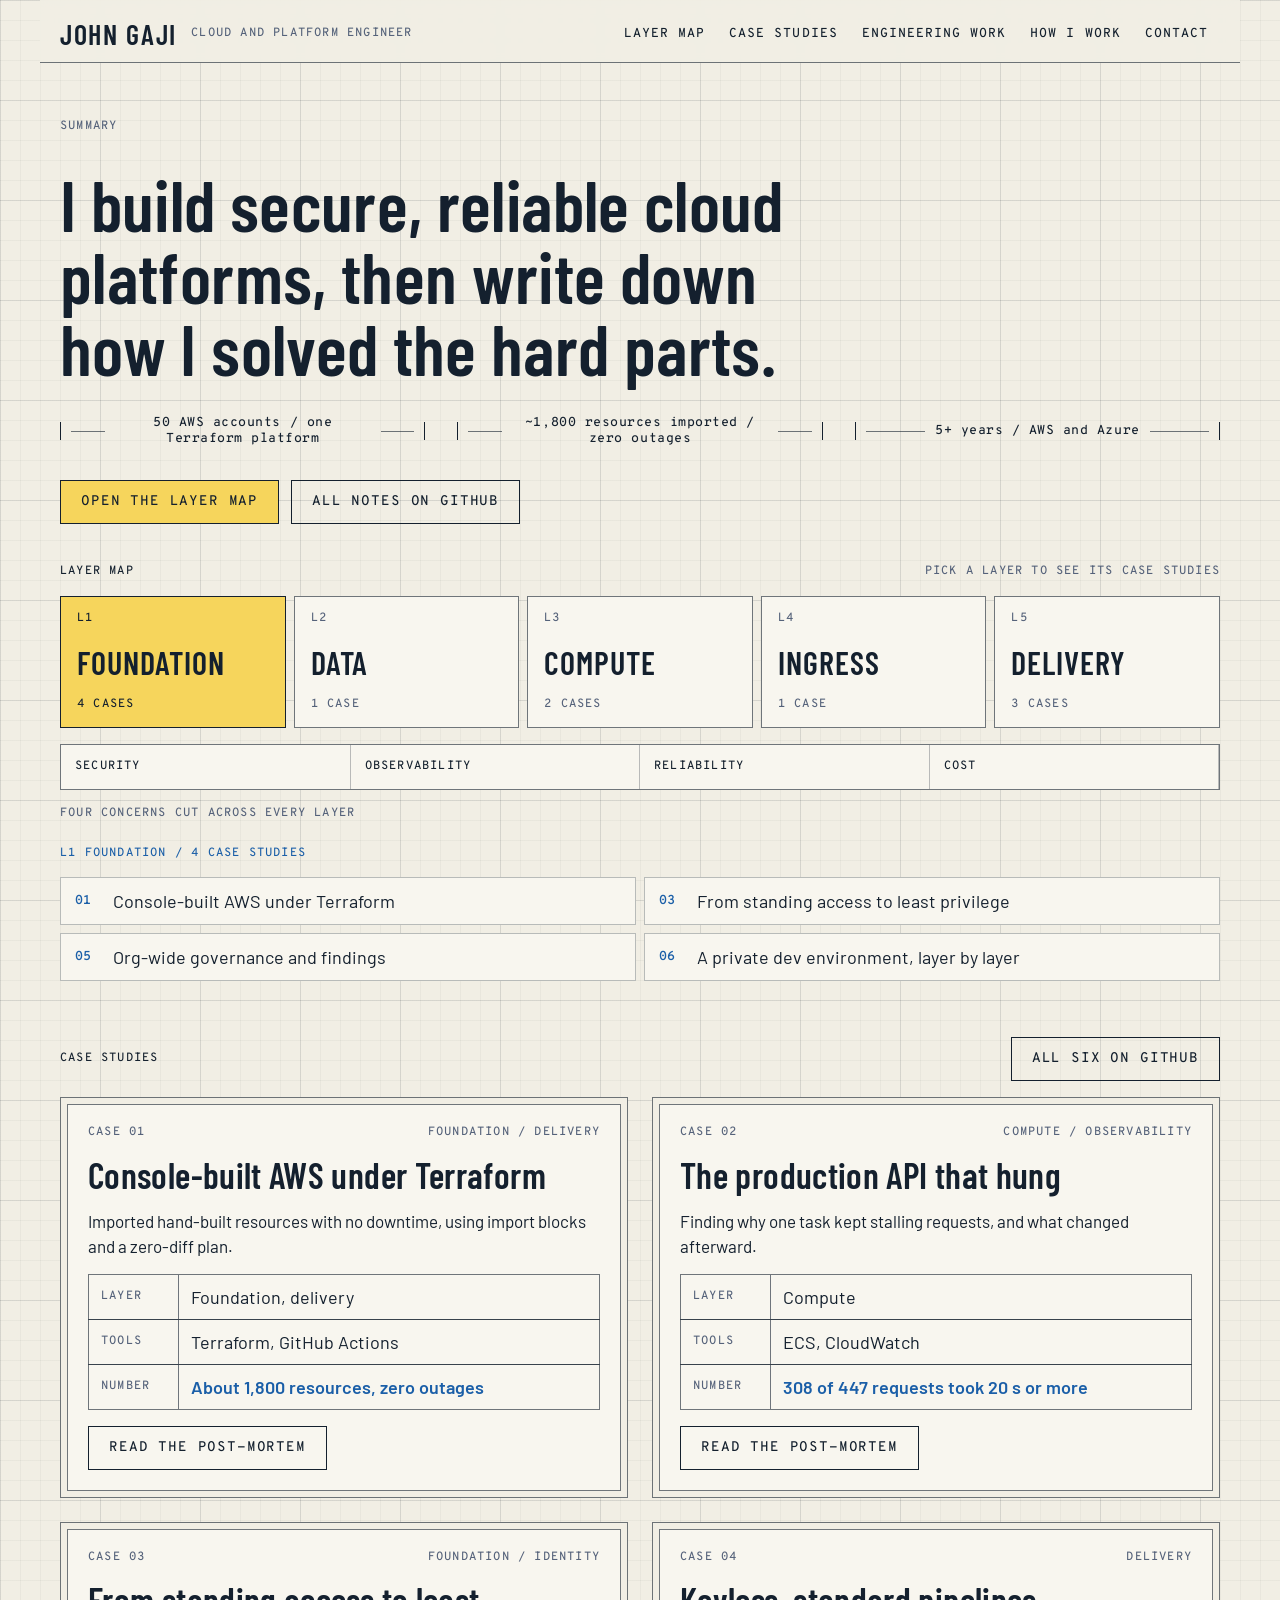
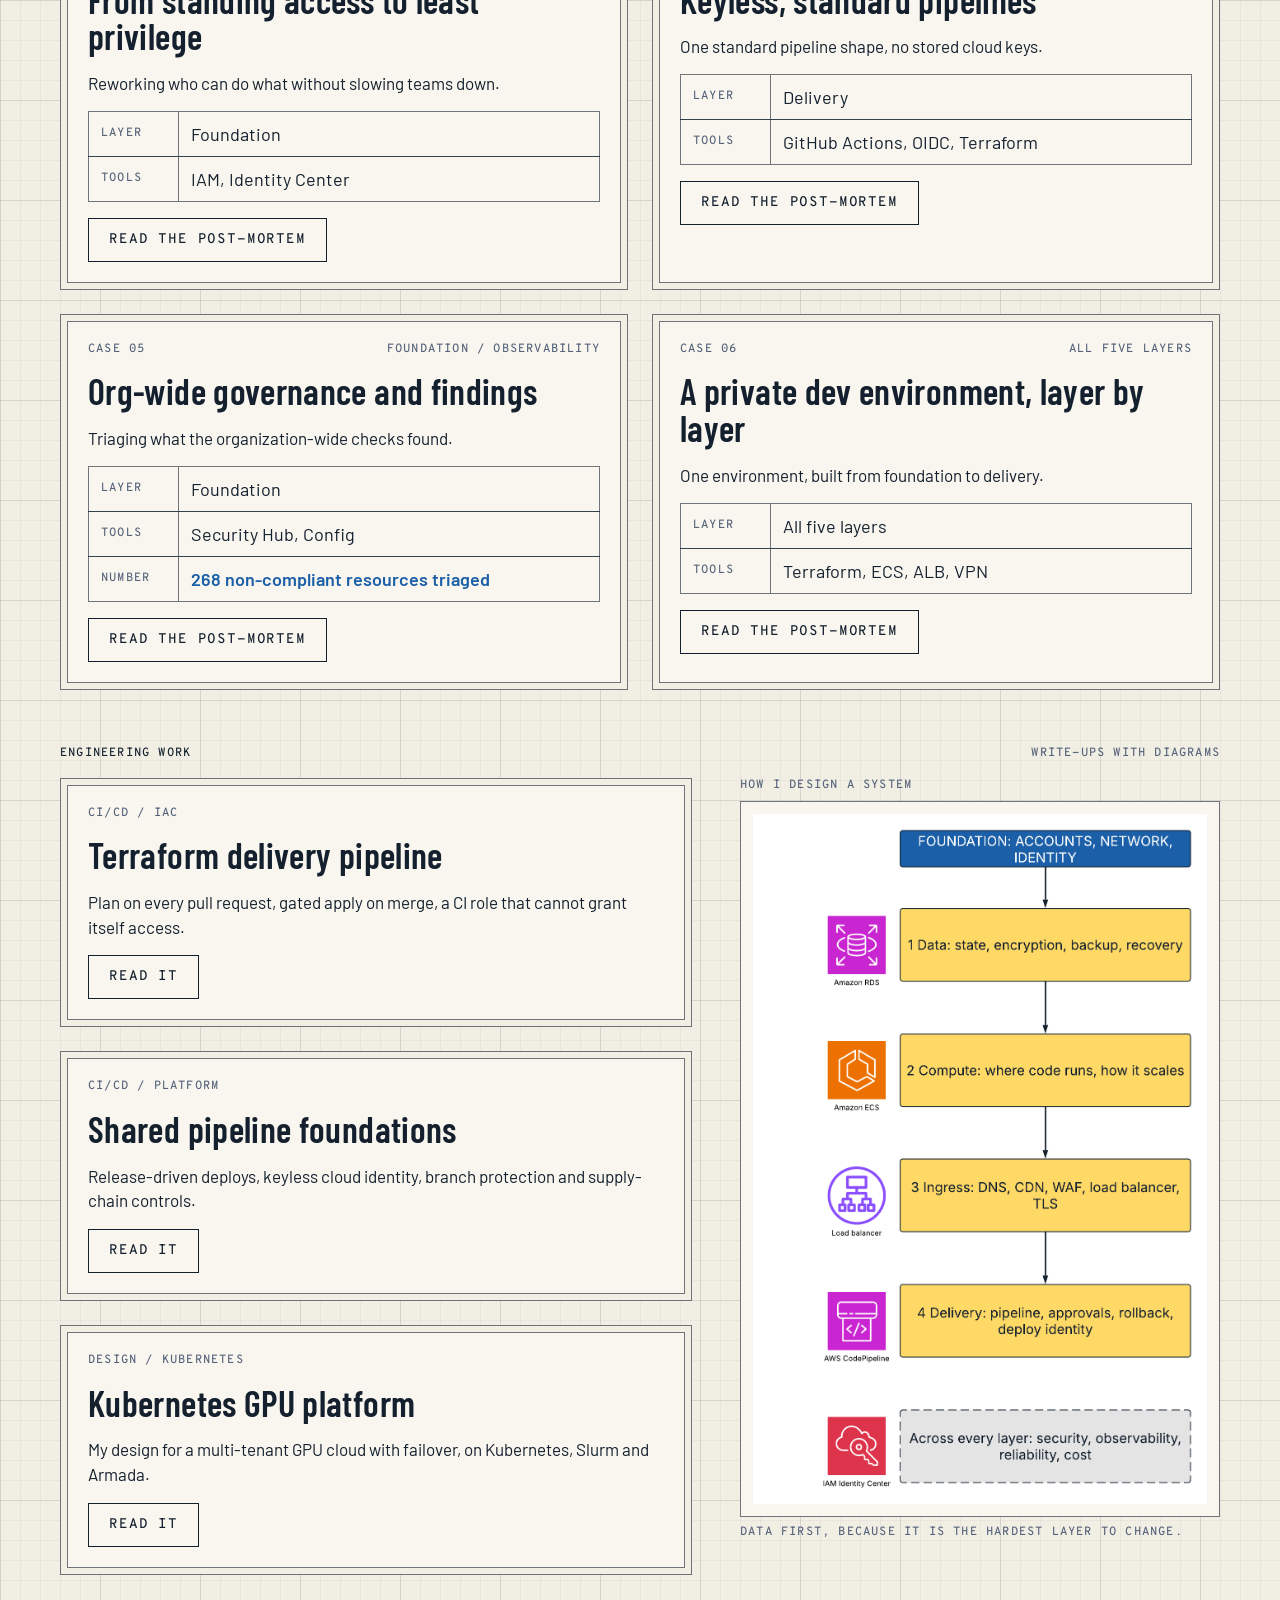
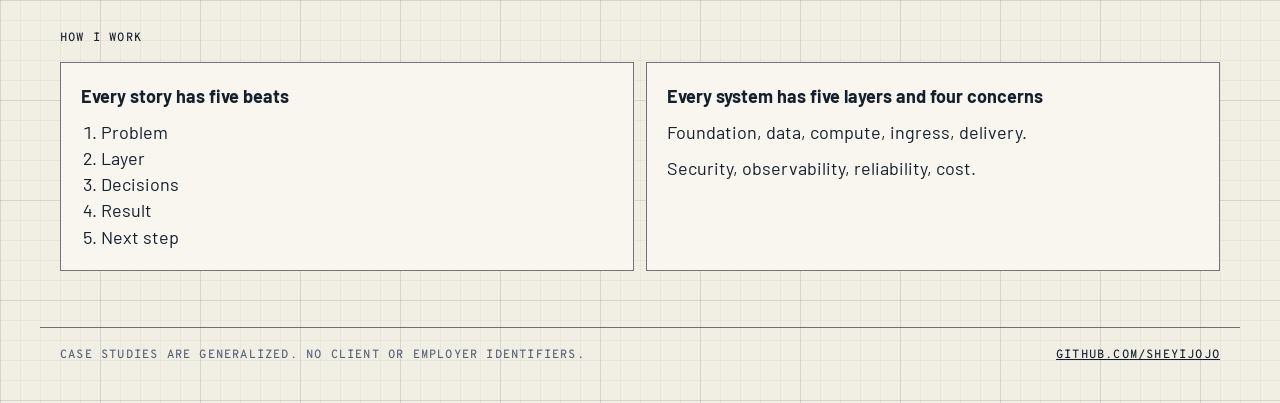
<file: index.html>
<!doctype html>
<html lang="en">
<head>
<meta charset="utf-8">
<meta name="viewport" content="width=device-width,initial-scale=1">
<title>John Gaji</title>
<meta name="description" content="Cloud and platform engineer. Case studies and notes on secure, reliable platforms.">
<link rel="preconnect" href="https://fonts.googleapis.com">
<link href="https://fonts.googleapis.com/css2?family=Barlow+Condensed:wght@500;600;700&family=Barlow:wght@400;500;600&family=Overpass+Mono:wght@400;500;600&display=swap" rel="stylesheet">
<style>
:root{--bg:#F1EEE4;--panel:#F8F6EF;--ink:#14202E;--mist:#55627A;--chalk:#F6D55C;--acc:#1B5FA8;--line:rgba(20,32,46,.6);--soft:rgba(20,32,46,.28)}
*{box-sizing:border-box}
html{scroll-behavior:smooth}
body{margin:0;color:var(--ink);font-family:"Barlow",system-ui,sans-serif;font-size:18px;line-height:1.45;background-color:var(--bg);
background-image:linear-gradient(rgba(20,32,46,.09) 1px,transparent 1px),linear-gradient(90deg,rgba(20,32,46,.09) 1px,transparent 1px),linear-gradient(rgba(20,32,46,.04) 1px,transparent 1px),linear-gradient(90deg,rgba(20,32,46,.04) 1px,transparent 1px);
background-size:100px 100px,100px 100px,20px 20px,20px 20px}
a{color:var(--ink)}
a:focus-visible,button:focus-visible{outline:3px solid var(--acc);outline-offset:2px}
h1,h2,h3,p{margin:0}
.wrap{max-width:1200px;margin:0 auto;padding:0 max(20px,env(safe-area-inset-left))}
.lab{font:500 12px/1.3 "Overpass Mono",ui-monospace,Menlo,monospace;letter-spacing:.1em;text-transform:uppercase;color:var(--mist)}
.nl{display:inline-flex;align-items:center;min-height:44px;padding:0 12px;font:500 13px/1 "Overpass Mono",ui-monospace,monospace;letter-spacing:.08em;text-transform:uppercase;text-decoration:none}
.nl:hover{color:var(--acc)}
.btn{display:inline-flex;align-items:center;min-height:44px;padding:0 20px;border:1px solid var(--ink);background:transparent;color:var(--ink);font:500 14px/1 "Overpass Mono",ui-monospace,monospace;letter-spacing:.06em;text-decoration:none;text-transform:uppercase}
.btn:hover{background:var(--ink);color:var(--bg)}
.btn.pri{background:var(--chalk);border-color:var(--ink);color:var(--ink)}
.btn.pri:hover{background:var(--ink);border-color:var(--ink);color:var(--bg)}
header.wrap{display:flex;flex-wrap:wrap;align-items:center;justify-content:space-between;gap:0 24px;padding-top:12px;padding-bottom:6px;border-bottom:1px solid var(--line)}
.brand{display:inline-flex;flex-wrap:wrap;align-items:center;gap:0 14px;min-height:44px;text-decoration:none}
.brand b{font:600 28px/1 "Barlow Condensed",sans-serif;letter-spacing:.06em;text-transform:uppercase}
nav{display:flex;flex-wrap:wrap}
h1{max-width:960px;font:600 clamp(42px,8vw,72px)/1 "Barlow Condensed",sans-serif;letter-spacing:.005em;text-wrap:balance}
.hero{display:flex;flex-direction:column;gap:32px;padding:56px 0 40px}
.dims{display:grid;grid-template-columns:repeat(auto-fit,minmax(min(340px,100%),1fr));gap:20px 32px}
.dim{display:flex;align-items:center;gap:10px}
.dim .tk{flex:none;width:1px;height:18px;background:var(--ink)}
.dim .ln{flex:1;min-width:16px;height:1px;background:var(--line)}
.dim .dl{flex:none;max-width:70%;text-align:center;font:500 13px/1.3 "Overpass Mono",ui-monospace,monospace;letter-spacing:.04em}
.row2{display:flex;flex-wrap:wrap;gap:12px}
section.blk{display:flex;flex-direction:column;gap:16px;padding-bottom:56px}
.head{display:flex;flex-wrap:wrap;align-items:center;justify-content:space-between;gap:4px 16px}
.layers{display:grid;grid-template-columns:repeat(auto-fit,minmax(min(190px,100%),1fr));gap:8px}
.col{display:flex;flex-direction:column;justify-content:space-between;gap:16px;min-height:132px;padding:14px 16px;border:1px solid var(--line);background:var(--panel);color:var(--ink);text-align:left;font:inherit;cursor:pointer}
.col .nm{font:600 32px/1 "Barlow Condensed",sans-serif;letter-spacing:.03em;text-transform:uppercase}
.col:hover{border-color:var(--acc)}
.col[aria-pressed="true"]{background:var(--chalk);border-color:var(--ink);color:var(--ink)}
.col[aria-pressed="true"] .lab{color:var(--ink)}
.concerns{display:grid;grid-template-columns:repeat(auto-fit,minmax(min(190px,100%),1fr));border:1px solid var(--line);background:var(--panel)}
.concerns span{display:flex;align-items:center;min-height:44px;padding:0 14px;border-right:1px solid var(--soft)}
.cases{display:grid;grid-template-columns:repeat(auto-fit,minmax(min(420px,100%),1fr));gap:8px}
.case{display:flex;align-items:center;gap:14px;min-height:48px;padding:6px 14px;text-decoration:none;border:1px solid var(--soft);background:var(--panel);font-size:18px}
.case:hover{border-color:var(--acc)}
.case .n{font:600 13px/1 "Overpass Mono",ui-monospace,monospace;color:var(--acc);width:24px;flex:none}
.stories{display:grid;grid-template-columns:repeat(auto-fit,minmax(min(460px,100%),1fr));gap:24px}
.frame{padding:6px;border:1px solid var(--line);background:var(--bg)}
.frame .in{display:flex;flex-direction:column;gap:16px;padding:20px;height:100%;border:1px solid var(--line);background:var(--panel)}
.frame h3{font:600 36px/1.02 "Barlow Condensed",sans-serif;letter-spacing:.01em}
.frame h3 a{text-decoration:none}
.frame h3 a:hover{color:var(--acc)}
.frame .sum{font-size:17px}
.spec{display:flex;flex-direction:column}
.spec div{display:grid;grid-template-columns:90px 1fr;border:1px solid var(--line);margin-top:-1px}
.spec span{padding:9px 12px}
.spec span:first-child{border-right:1px solid var(--line);display:flex;align-items:center}
.spec .hi{color:var(--acc);font-weight:600}
.steps{display:grid;grid-template-columns:repeat(auto-fit,minmax(min(320px,100%),1fr));gap:12px}
.pan{padding:20px;background:var(--panel);border:1px solid var(--line);display:flex;flex-direction:column;gap:10px}
.pan ol{margin:0;padding-left:20px}
footer.wrap{padding-top:20px;padding-bottom:40px;border-top:1px solid var(--line);display:flex;flex-wrap:wrap;justify-content:space-between;gap:12px}
@media (prefers-reduced-motion:no-preference){.col,.case,.btn,.nl{transition:background-color .15s,color .15s,border-color .15s}}
@media (prefers-reduced-motion:reduce){html{scroll-behavior:auto}}

.doc{max-width:860px;margin:0 auto;padding:40px 0 64px}
.doc h1{font-size:clamp(38px,7vw,60px);margin:8px 0 16px}
.doc h2{font:600 34px/1.05 "Barlow Condensed",sans-serif;margin:44px 0 12px;letter-spacing:.01em}
.doc p,.doc li{max-width:68ch}.doc ul,.doc ol{padding-left:22px}
.doc code{font-family:"Overpass Mono",ui-monospace,monospace;font-size:.82em;background:var(--panel);border:1px solid var(--soft);padding:1px 5px}
.fig{margin:16px 0 8px;padding:12px;border:1px solid var(--line);background:var(--panel);overflow-x:auto}
.fig img{display:block;height:auto;min-width:640px;max-width:100%}
.cap{margin:0 0 20px}
.tbl{overflow-x:auto;margin:12px 0 20px;border:1px solid var(--line);background:var(--panel)}
.tbl table{border-collapse:collapse;width:100%;min-width:520px;font-size:16px}
.tbl th,.tbl td{text-align:left;vertical-align:top;padding:8px 12px;border-bottom:1px solid var(--soft)}
.tbl th{font:500 12px/1.3 "Overpass Mono",monospace;letter-spacing:.08em;text-transform:uppercase;color:var(--mist)}
.note{border-left:4px solid var(--chalk);background:var(--panel);padding:10px 14px;margin:14px 0}
.work{display:grid;grid-template-columns:repeat(auto-fit,minmax(min(420px,100%),1fr));gap:24px}

.split{display:grid;grid-template-columns:minmax(0,1fr);gap:24px 48px}
.work.stack{grid-template-columns:minmax(0,1fr)}
.split .side .fig{margin:8px 0 8px;padding:12px;overflow:hidden}
.split .side .fig img{min-width:0;width:100%;max-width:560px;height:auto;margin:0 auto}
@media (min-width:1000px){.split{grid-template-columns:minmax(0,1fr) minmax(0,480px);align-items:start}}
</style>
<link rel="stylesheet" href="assets/interactive.css">
</head>
<body>
<header class="wrap">
  <a class="brand" href="#top"><b>John Gaji</b><span class="lab">Cloud and platform engineer</span></a>
  <nav aria-label="Primary">
    <a class="nl" href="#map">Layer map</a>
    <a class="nl" href="#stories">Case studies</a>
    <a class="nl" href="#work">Engineering work</a>
    <a class="nl" href="#how">How I work</a>
    <a class="nl" href="#contact">Contact</a>
  </nav>
</header>

<main class="wrap" id="top">
  <section class="hero">
    <p class="lab">Summary</p>
    <h1>I build secure, reliable cloud platforms, then write down how I solved the hard parts.</h1>
    <div class="dims">
      <div class="dim"><span class="tk"></span><span class="ln"></span><span class="dl">50 AWS accounts / one Terraform platform</span><span class="ln"></span><span class="tk"></span></div>
      <div class="dim"><span class="tk"></span><span class="ln"></span><span class="dl">~1,800 resources imported / zero outages</span><span class="ln"></span><span class="tk"></span></div>
      <div class="dim"><span class="tk"></span><span class="ln"></span><span class="dl">5+ years / AWS and Azure</span><span class="ln"></span><span class="tk"></span></div>
    </div>
    <div class="row2">
      <a class="btn pri" href="#map">Open the layer map</a>
      <a class="btn" href="https://github.com/sheyijojo/engineering-notes" target="_blank" rel="noopener">All notes on GitHub</a>
    </div>
  </section>

  <section id="map" class="blk">
    <div class="head"><p class="lab" style="color:var(--ink)">Layer map</p><p class="lab">Pick a layer to see its case studies</p></div>
    <div class="layers" id="layers"></div>
    <div class="concerns"><span class="lab" style="color:var(--ink)">Security</span><span class="lab" style="color:var(--ink)">Observability</span><span class="lab" style="color:var(--ink)">Reliability</span><span class="lab" style="color:var(--ink)">Cost</span></div>
    <p class="lab">Four concerns cut across every layer</p>
    <p class="lab" id="sel" style="color:var(--acc);margin-top:8px" aria-live="polite"></p>
    <div class="cases" id="cases"></div>
  </section>

  <section id="stories" class="blk">
    <div class="head"><p class="lab" style="color:var(--ink)">Case studies</p><a class="btn" href="https://github.com/sheyijojo/engineering-notes" target="_blank" rel="noopener">All six on GitHub</a></div>
    <div class="stories" id="storyGrid"></div>
  </section>

  <section id="work" class="blk">
    <div class="head"><p class="lab" style="color:var(--ink)">Engineering work</p><p class="lab">Write-ups with diagrams</p></div>
    <div class="split"><div class="work stack">
      <article class="frame"><div class="in"><span class="lab">CI/CD / IaC</span><h3><a href="work/terraform-pipeline.html">Terraform delivery pipeline</a></h3><p class="sum">Plan on every pull request, gated apply on merge, a CI role that cannot grant itself access.</p><a class="btn" style="align-self:flex-start" href="work/terraform-pipeline.html">Read it</a></div></article>
      <article class="frame"><div class="in"><span class="lab">CI/CD / Platform</span><h3><a href="work/pipeline-foundations.html">Shared pipeline foundations</a></h3><p class="sum">Release-driven deploys, keyless cloud identity, branch protection and supply-chain controls.</p><a class="btn" style="align-self:flex-start" href="work/pipeline-foundations.html">Read it</a></div></article>
      <article class="frame"><div class="in"><span class="lab">Design / Kubernetes</span><h3><a href="work/kubernetes-gpu-platform.html">Kubernetes GPU platform</a></h3><p class="sum">My design for a multi-tenant GPU cloud with failover, on Kubernetes, Slurm and Armada.</p><a class="btn" style="align-self:flex-start" href="work/kubernetes-gpu-platform.html">Read it</a></div></article>
    </div>
    <aside class="side"><p class="lab" style="margin-top:0">How I design a system</p>
    <div class="fig"><img src="img/layers.png" alt="Four layers: data, compute, ingress, delivery, on a foundation of accounts, network and identity"></div>
    <p class="lab">Data first, because it is the hardest layer to change.</p>
  </aside></div>
  </section>

  <section id="how" class="blk">
    <p class="lab" style="color:var(--ink)">How I work</p>
    <div class="steps">
      <div class="pan"><b>Every story has five beats</b>
        <ol><li>Problem</li><li>Layer</li><li>Decisions</li><li>Result</li><li>Next step</li></ol></div>
      <div class="pan"><b>Every system has five layers and four concerns</b>
        <p>Foundation, data, compute, ingress, delivery.</p>
        <p>Security, observability, reliability, cost.</p></div>
    </div>
  </section>
</main>

<footer class="wrap" id="contact">
  <p class="lab">Case studies are generalized. No client or employer identifiers.</p>
  <p class="lab"><a href="https://github.com/sheyijojo" target="_blank" rel="noopener">github.com/sheyijojo</a></p>
</footer>

<script>
var BASE='https://github.com/sheyijojo/engineering-notes/tree/main/';
var cases=[
{n:'01',slug:'terraform-import-live-aws-estate',tag:'Foundation / Delivery',title:'Console-built AWS under Terraform',sum:'Imported hand-built resources with no downtime, using import blocks and a zero-diff plan.',layer:'Foundation, delivery',tools:'Terraform, GitHub Actions',num:'About 1,800 resources, zero outages'},
{n:'02',slug:'production-api-that-hung',tag:'Compute / Observability',title:'The production API that hung',sum:'Finding why one task kept stalling requests, and what changed afterward.',layer:'Compute',tools:'ECS, CloudWatch',num:'308 of 447 requests took 20 s or more'},
{n:'03',slug:'least-privilege-without-slowing-teams',tag:'Foundation / Identity',title:'From standing access to least privilege',sum:'Reworking who can do what without slowing teams down.',layer:'Foundation',tools:'IAM, Identity Center',num:''},
{n:'04',slug:'keyless-pipelines-github-actions-oidc',tag:'Delivery',title:'Keyless, standard pipelines',sum:'One standard pipeline shape, no stored cloud keys.',layer:'Delivery',tools:'GitHub Actions, OIDC, Terraform',num:''},
{n:'05',slug:'governing-268-noncompliant-resources',tag:'Foundation / Observability',title:'Org-wide governance and findings',sum:'Triaging what the organization-wide checks found.',layer:'Foundation',tools:'Security Hub, Config',num:'268 non-compliant resources triaged'},
{n:'06',slug:'private-developer-environment',tag:'All five layers',title:'A private dev environment, layer by layer',sum:'One environment, built from foundation to delivery.',layer:'All five layers',tools:'Terraform, ECS, ALB, VPN',num:''}
];
var layers=[
{k:'Foundation',ix:'L1',c:['01','03','05','06']},
{k:'Data',ix:'L2',c:['06']},
{k:'Compute',ix:'L3',c:['02','06']},
{k:'Ingress',ix:'L4',c:['06']},
{k:'Delivery',ix:'L5',c:['01','04','06']}
];
function el(t,c,h){var e=document.createElement(t);if(c)e.className=c;if(h!==undefined)e.textContent=h;return e}
var lw=document.getElementById('layers'),cw=document.getElementById('cases'),sel=document.getElementById('sel');
function pick(i){
  var L=layers[i];
  Array.prototype.forEach.call(lw.children,function(b,j){b.setAttribute('aria-pressed',j===i?'true':'false')});
  sel.textContent=L.ix+' '+L.k+' / '+L.c.length+(L.c.length===1?' case study':' case studies');
  cw.textContent='';
  L.c.forEach(function(n){
    var c=cases.filter(function(x){return x.n===n})[0];
    var a=el('a','case');a.href=BASE+c.slug;a.target='_blank';a.rel='noopener';
    a.appendChild(el('span','n',c.n));a.appendChild(el('span','',c.title));cw.appendChild(a);
  });
}
layers.forEach(function(L,i){
  var b=el('button','col');b.type='button';b.setAttribute('aria-pressed','false');
  b.appendChild(el('span','lab',L.ix));b.appendChild(el('span','nm',L.k));
  b.appendChild(el('span','lab',L.c.length+(L.c.length===1?' case':' cases')));
  b.onclick=function(){pick(i)};lw.appendChild(b);
});
pick(0);
var sg=document.getElementById('storyGrid');
cases.forEach(function(c){
  var f=el('article','frame'),i=el('div','in');
  var top=el('div','head');top.appendChild(el('span','lab','Case '+c.n));top.appendChild(el('span','lab',c.tag));
  i.appendChild(top);
  var h=el('h3');var a=el('a','',c.title);a.href=BASE+c.slug;a.target='_blank';a.rel='noopener';h.appendChild(a);i.appendChild(h);
  i.appendChild(el('p','sum',c.sum));
  var sp=el('div','spec');
  [['Layer',c.layer],['Tools',c.tools]].concat(c.num?[['Number',c.num,1]]:[]).forEach(function(r){
    var d=el('div');d.appendChild(el('span','lab',r[0]));d.appendChild(el('span',r[2]?'hi':'',r[1]));sp.appendChild(d);
  });
  i.appendChild(sp);
  var b=el('a','btn','Read the post-mortem');b.href=BASE+c.slug;b.target='_blank';b.rel='noopener';b.style.alignSelf='flex-start';i.appendChild(b);
  f.appendChild(i);sg.appendChild(f);
});
</script>
<script src="assets/interactive.js" defer></script>
</body>
</html>
</file>
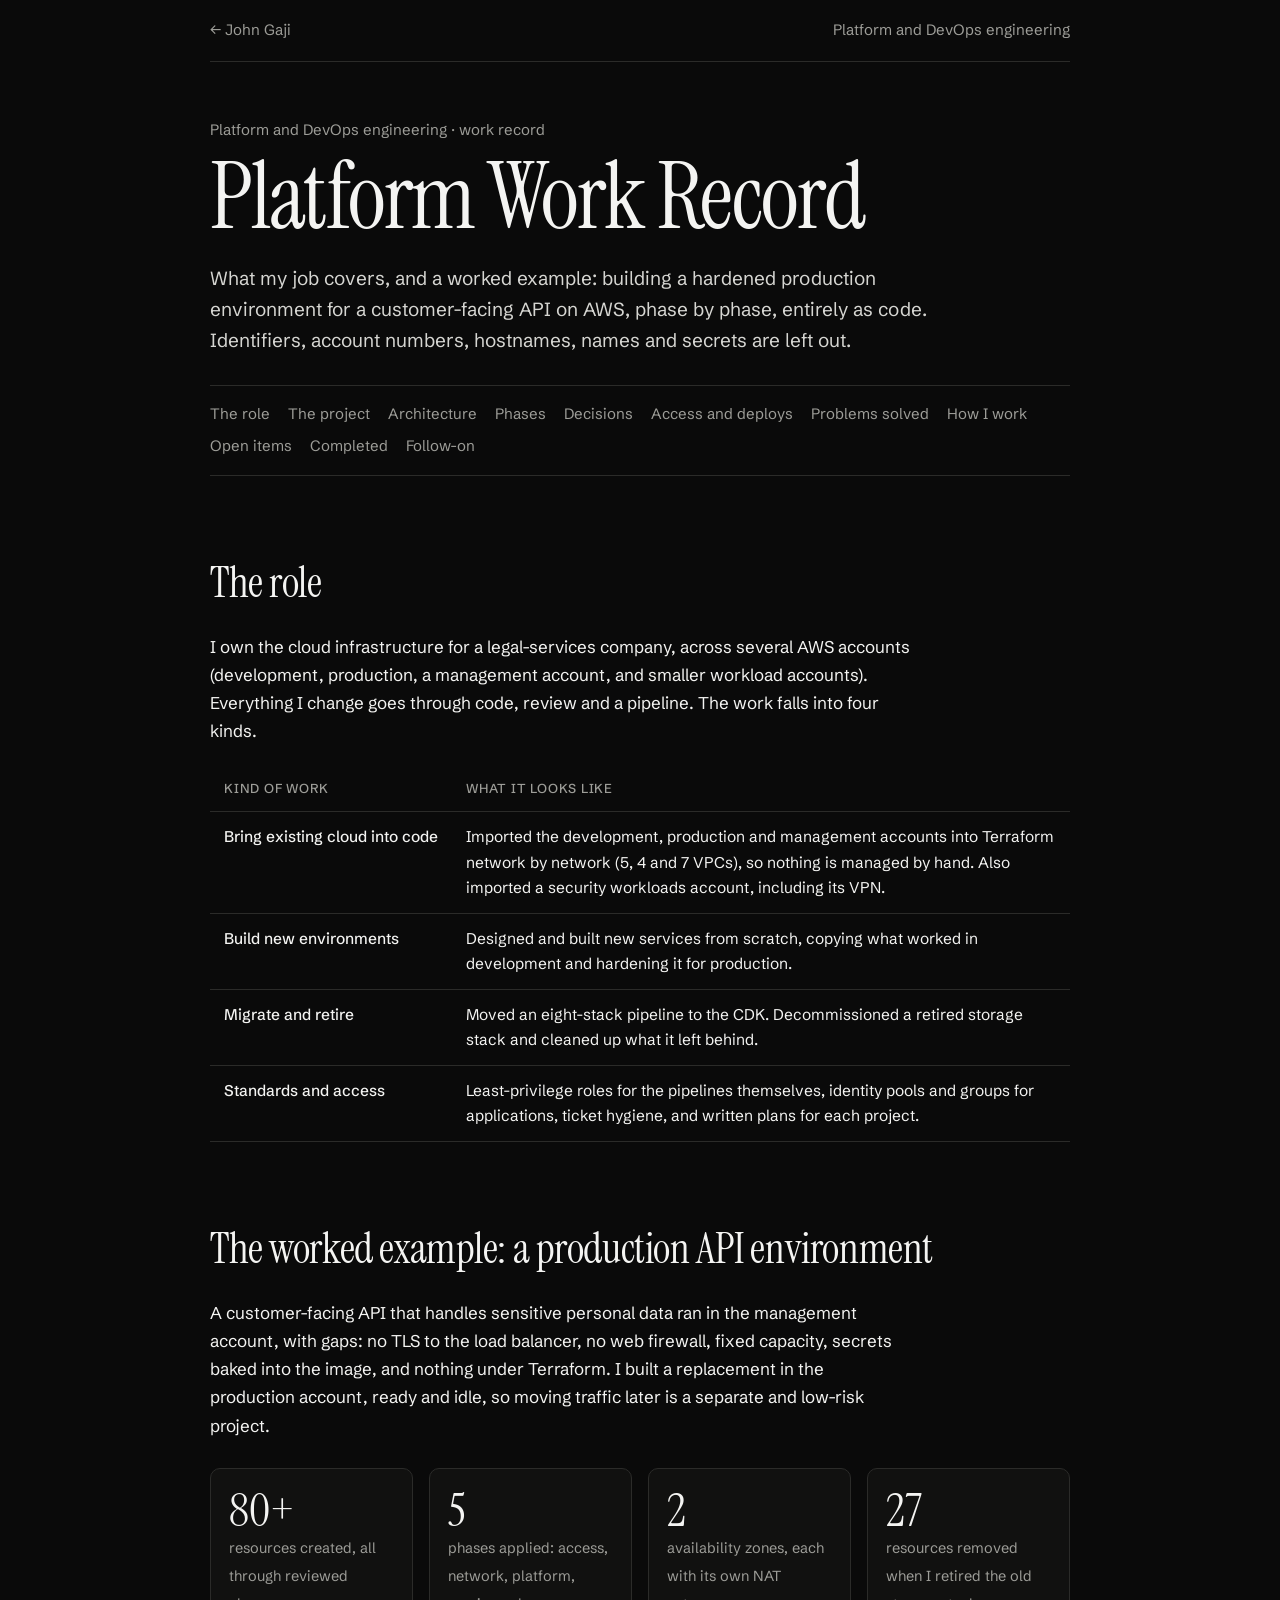
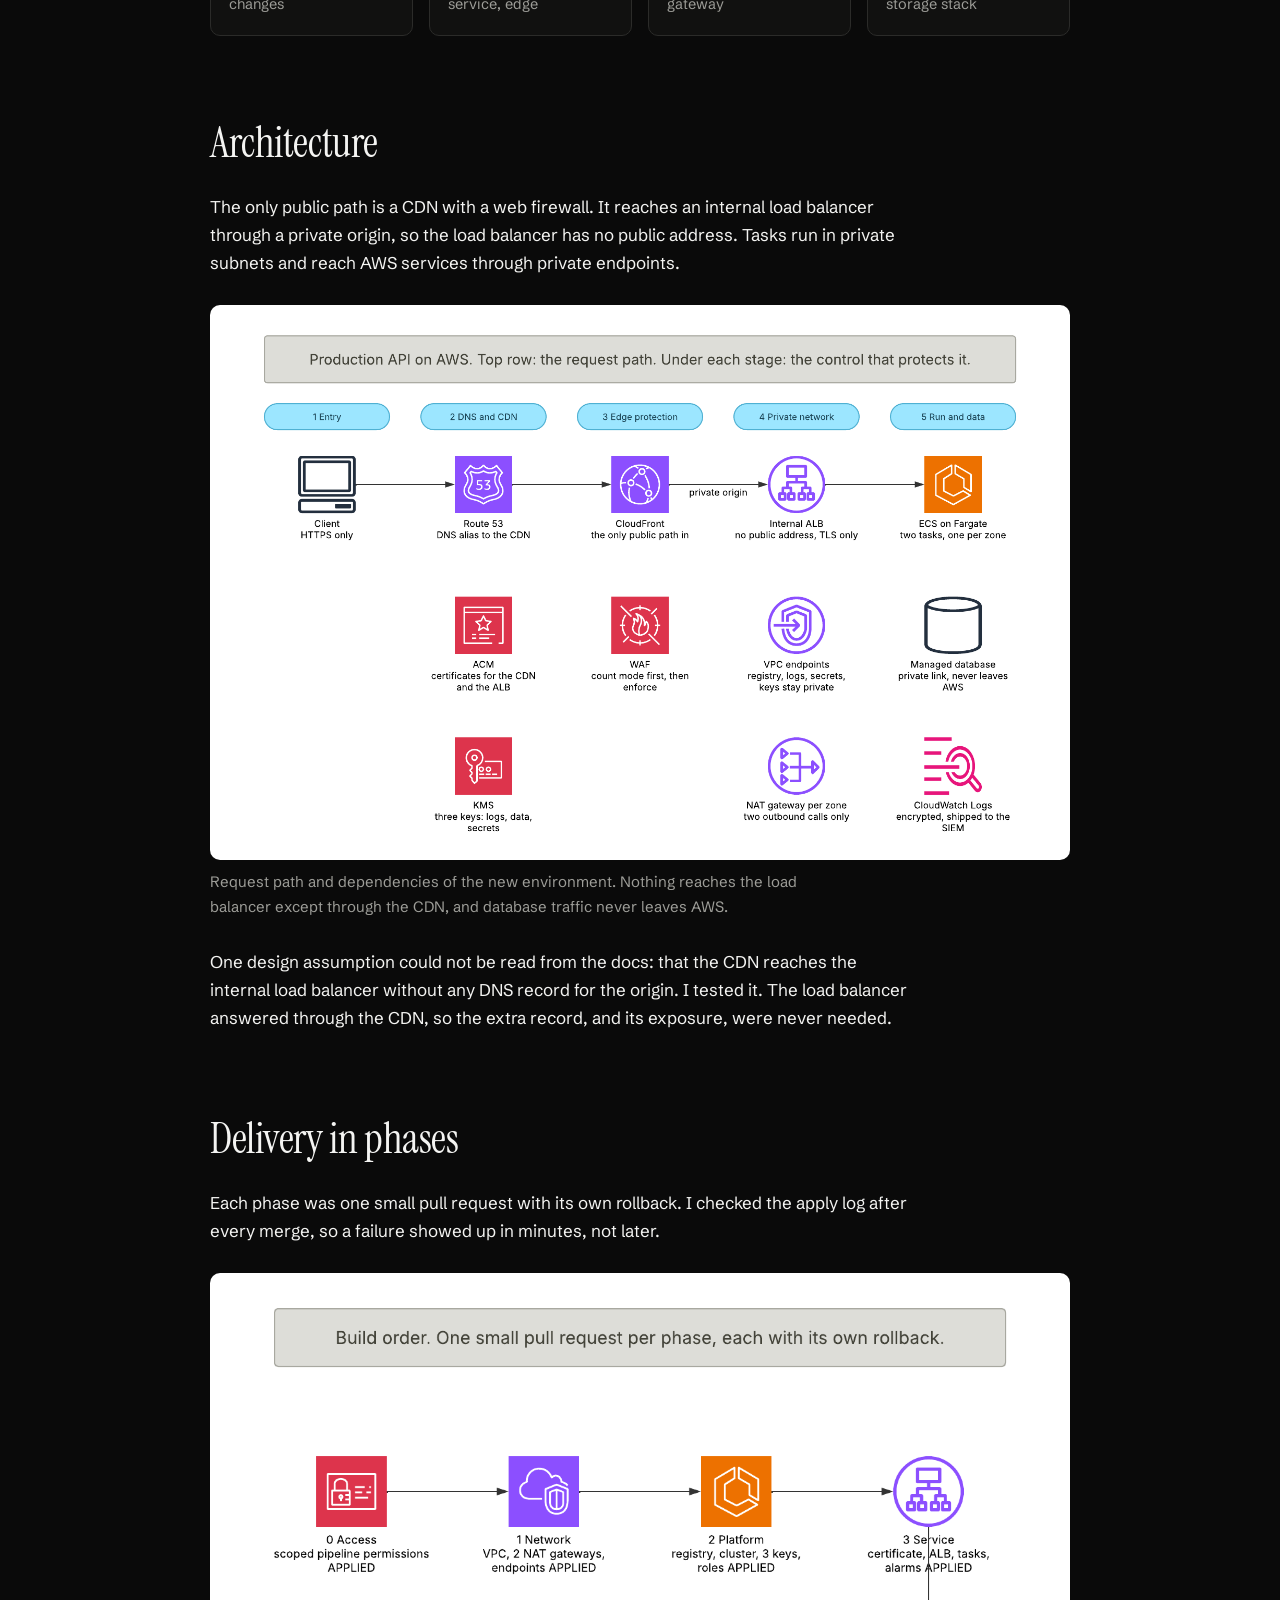
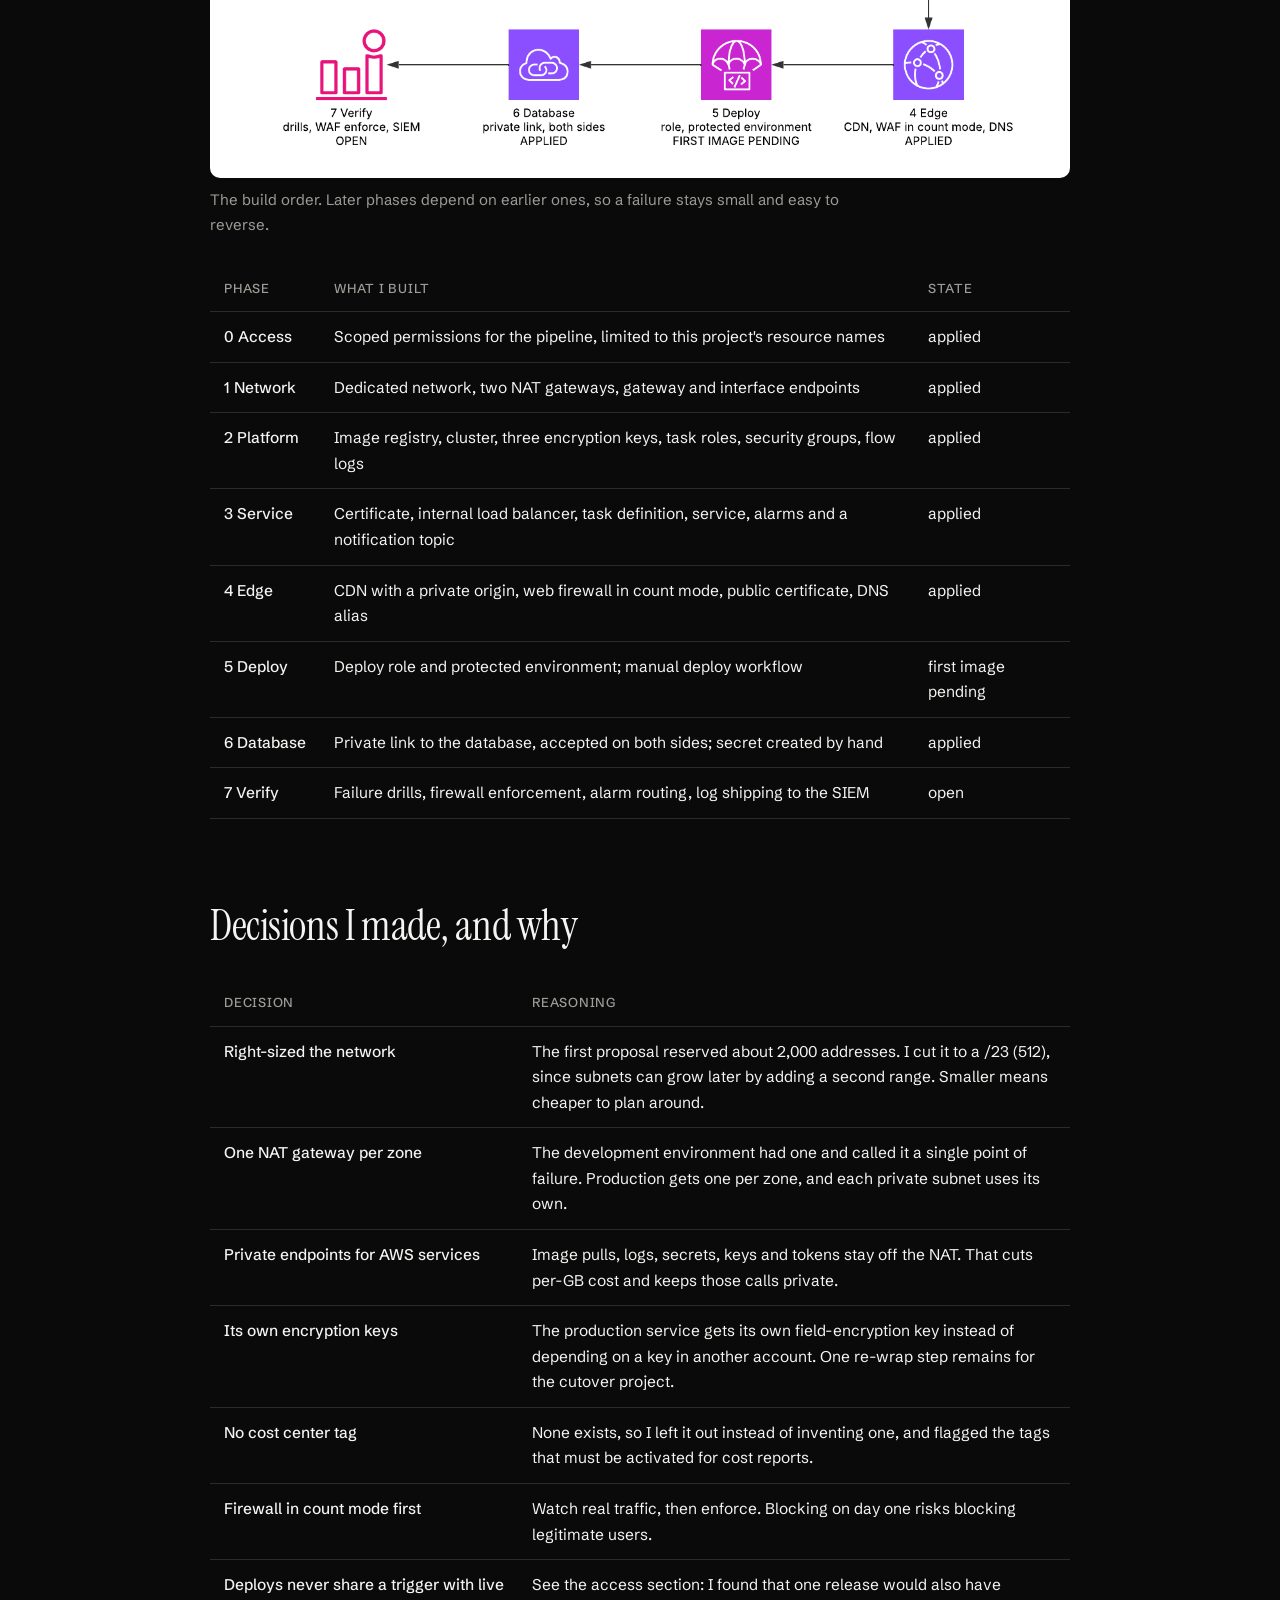
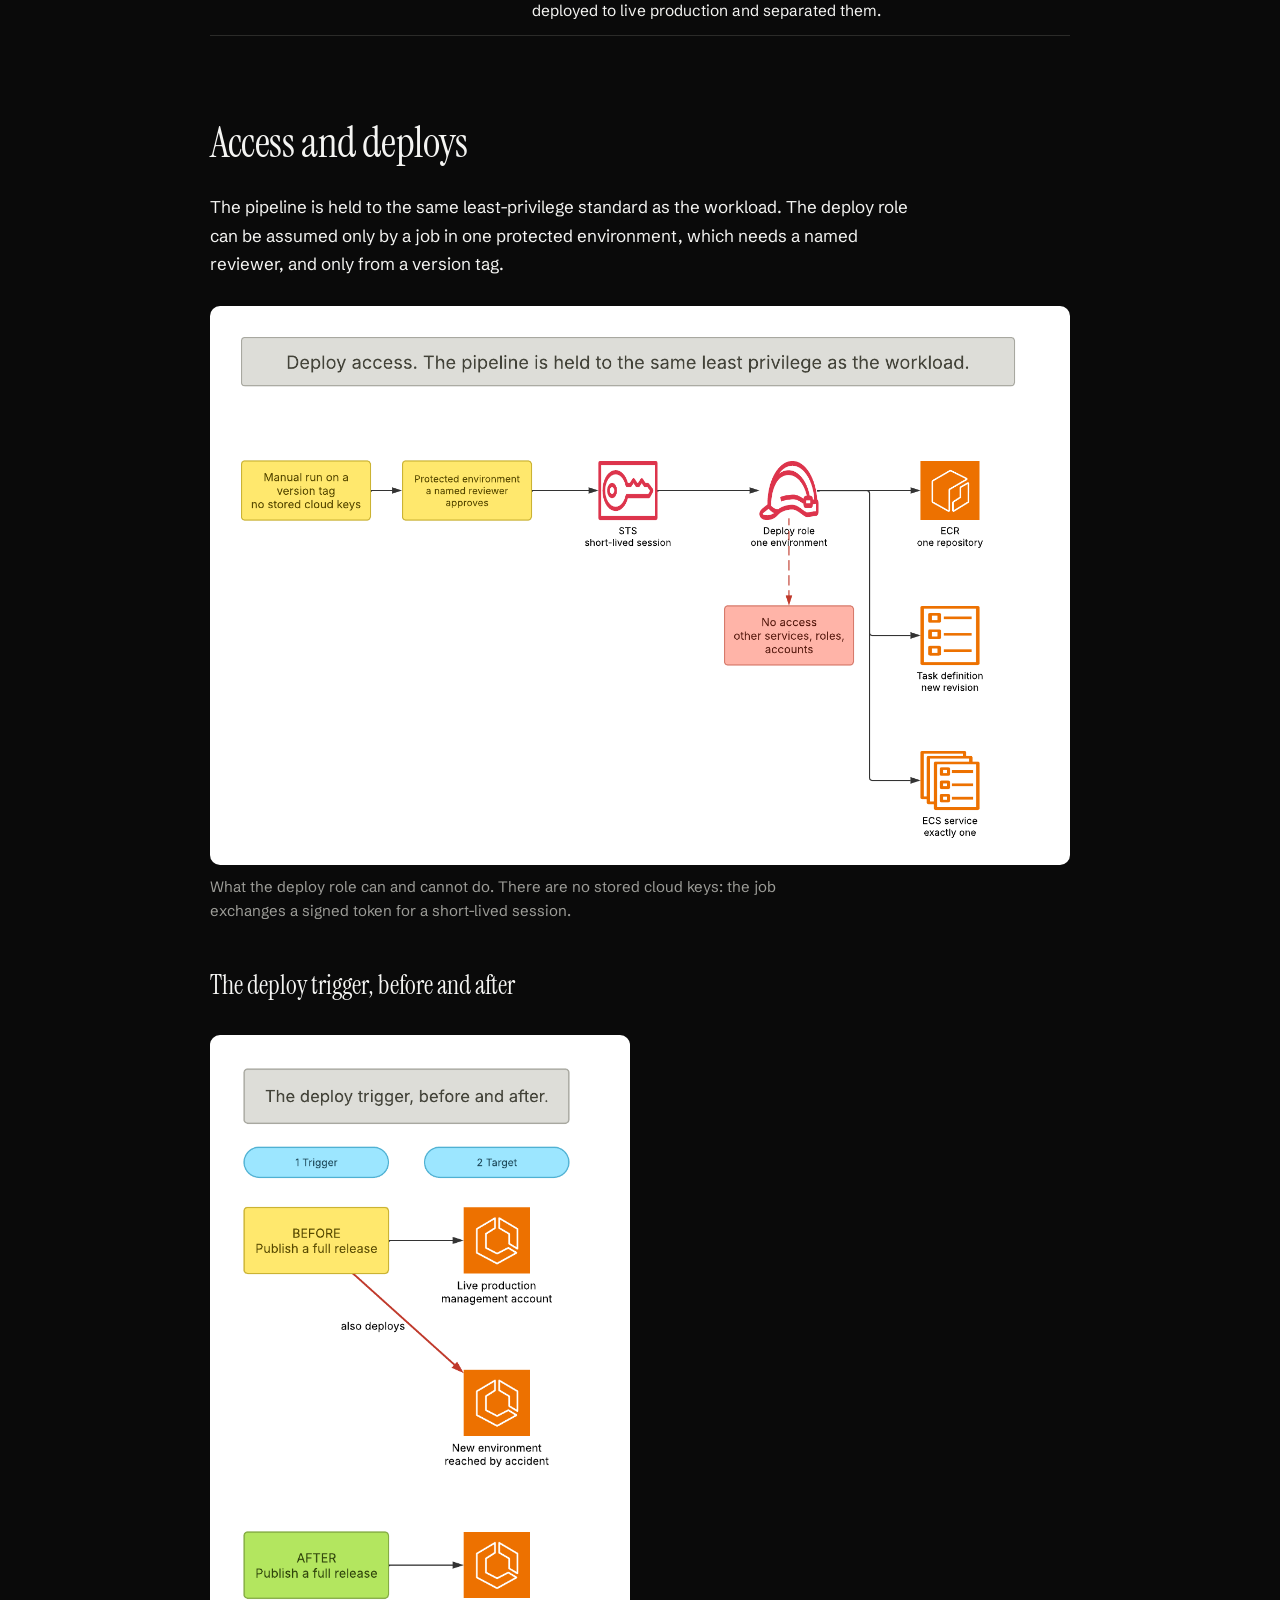
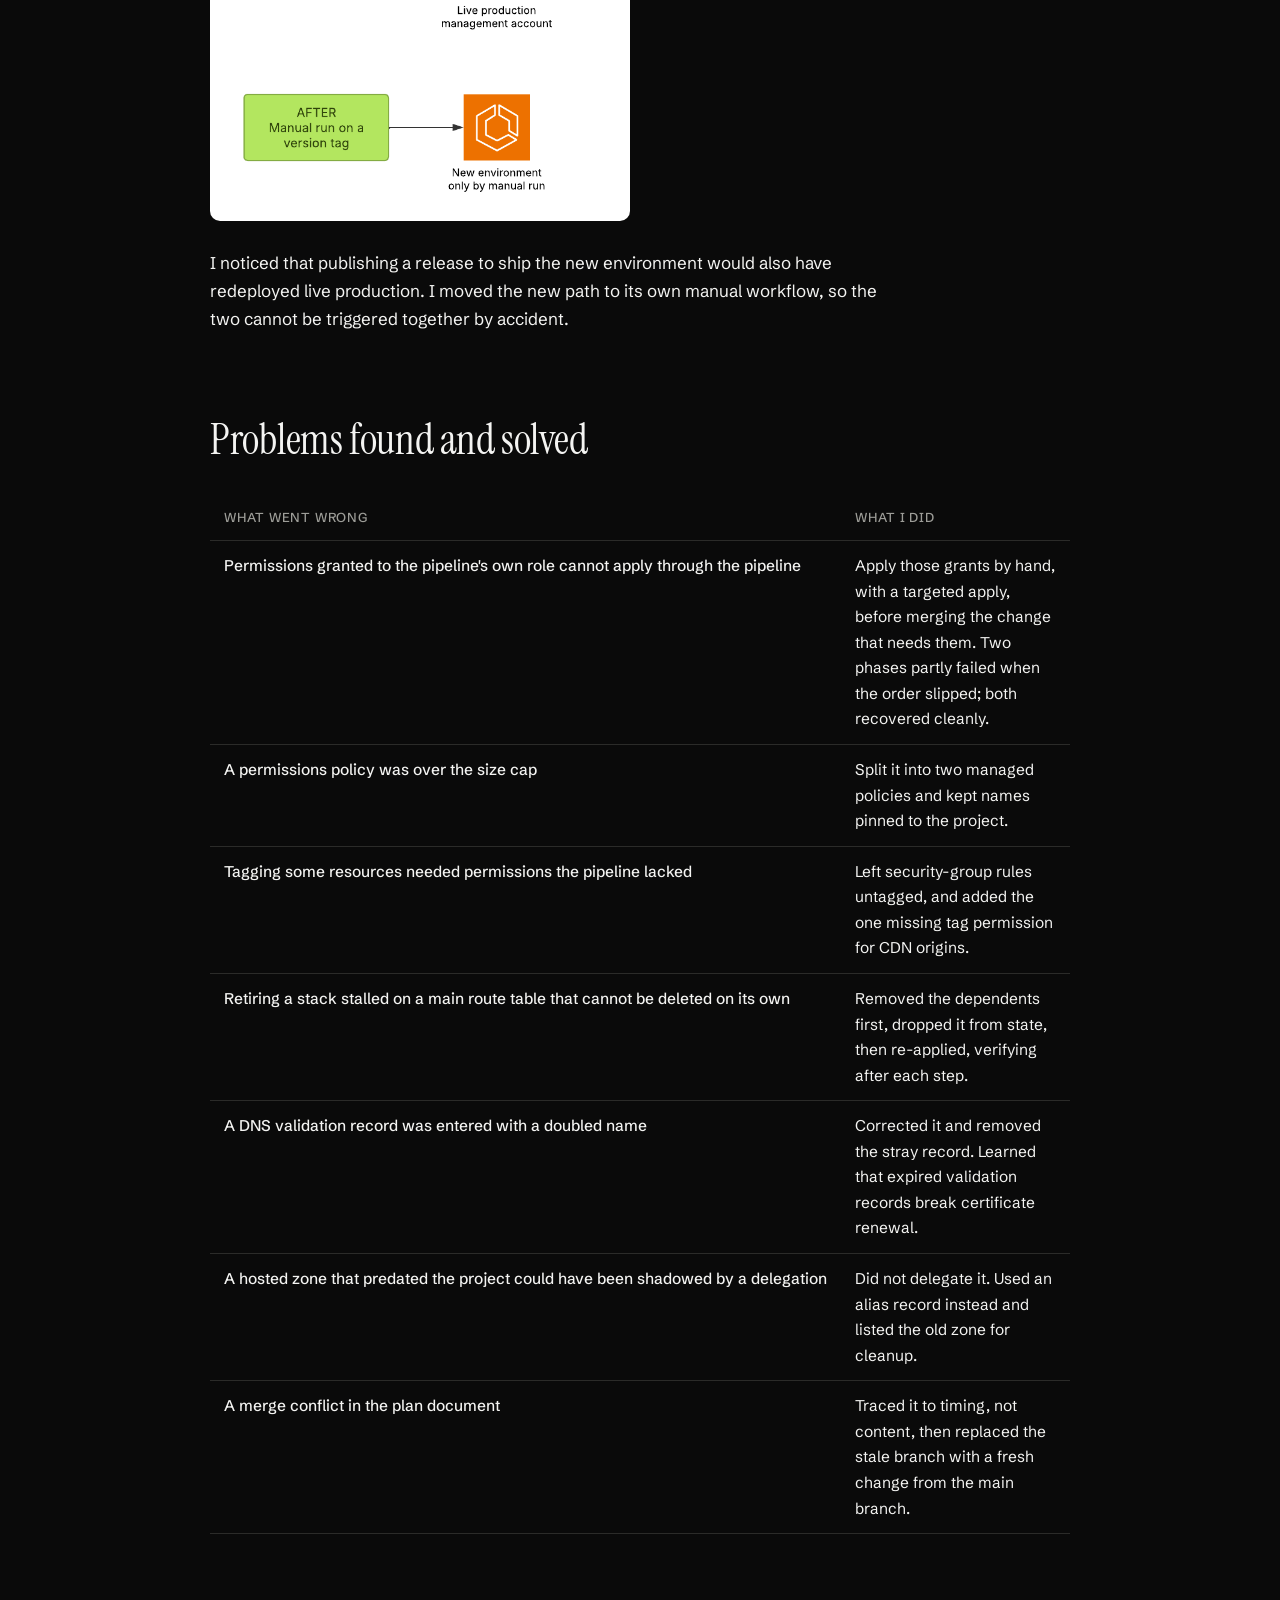
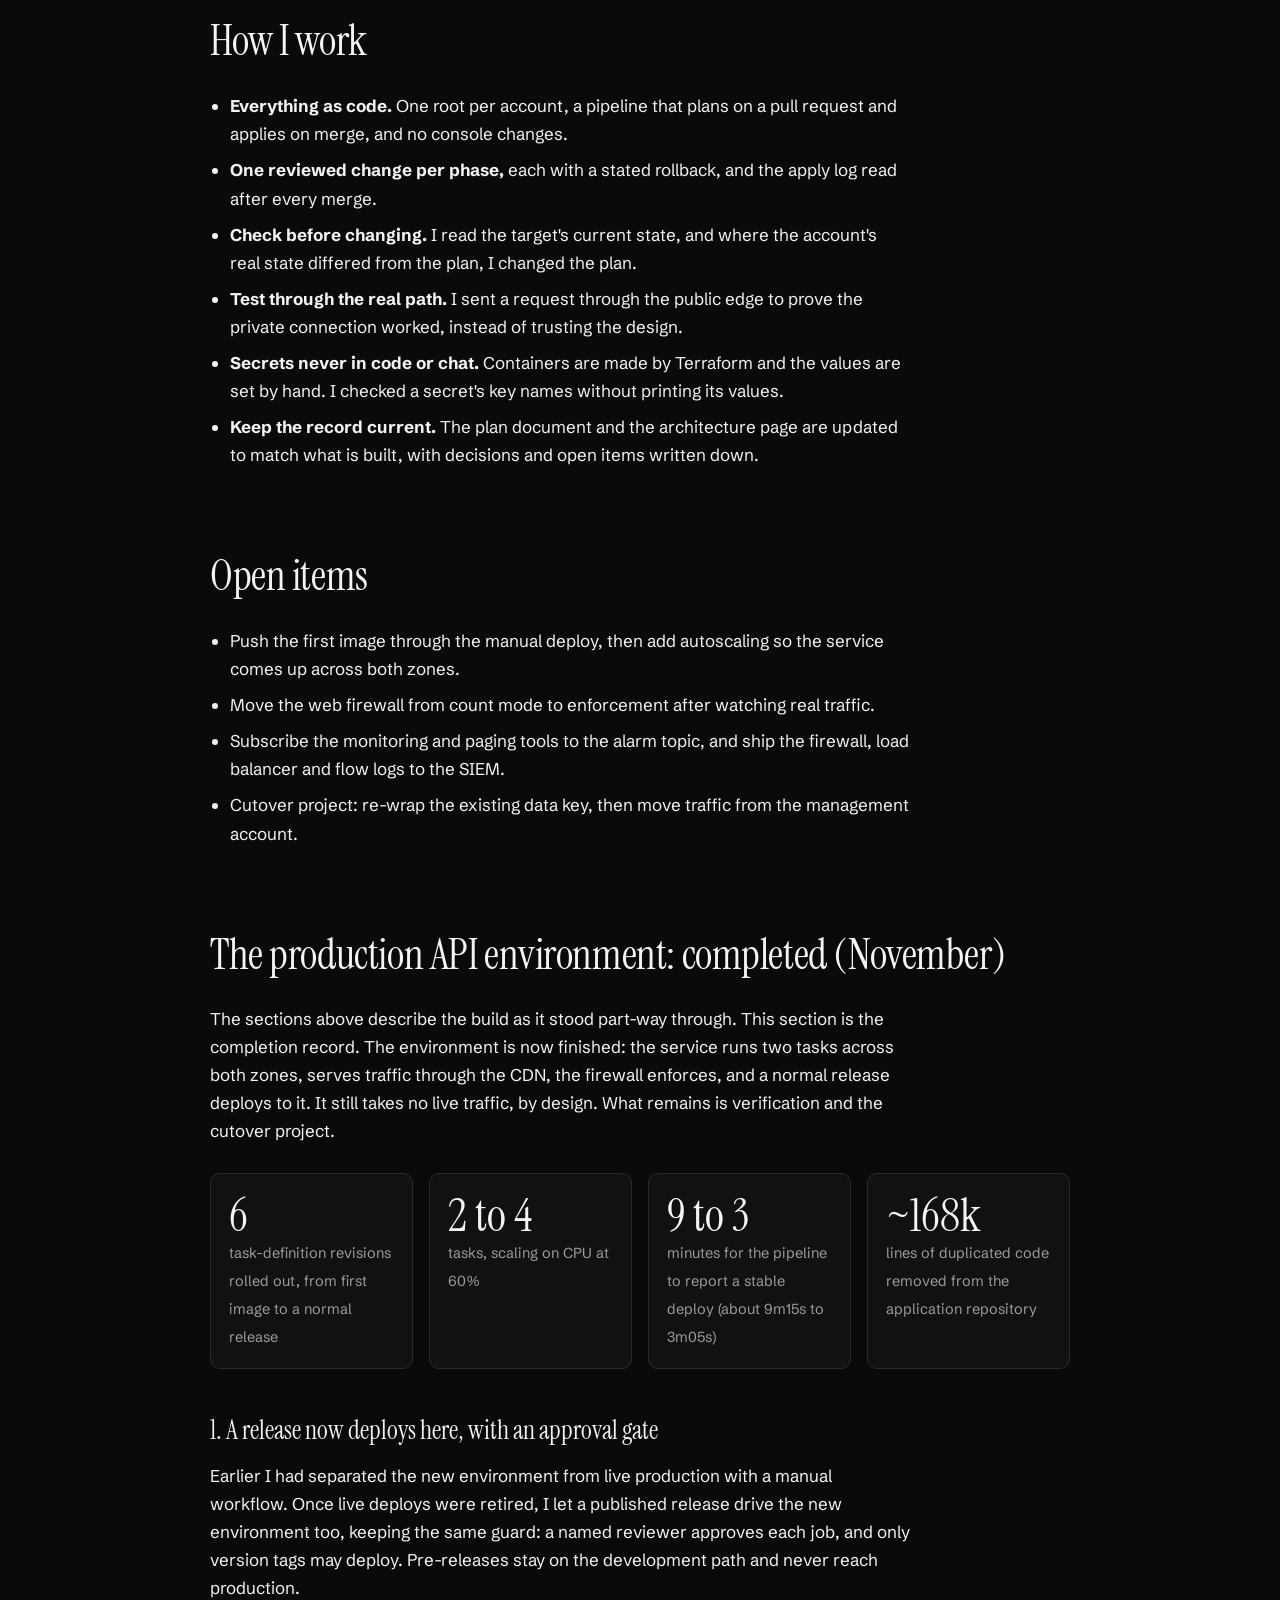
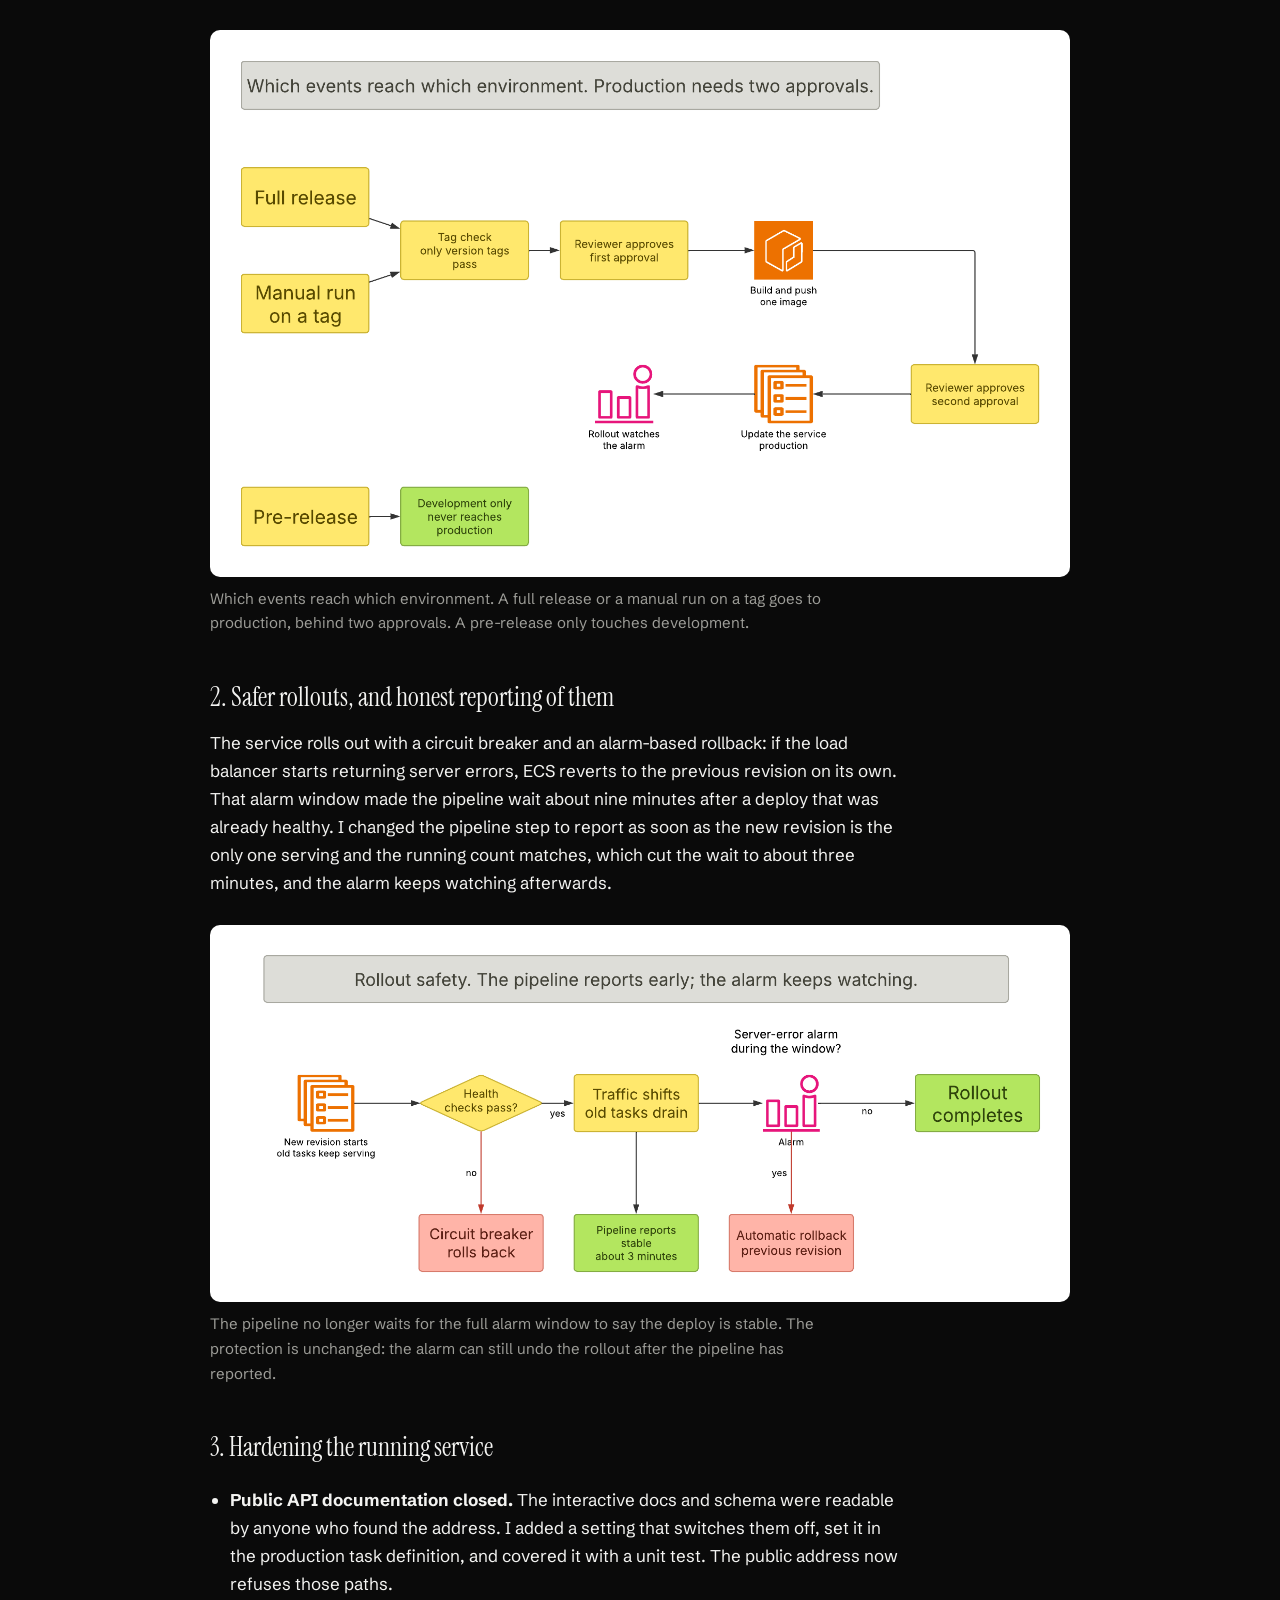
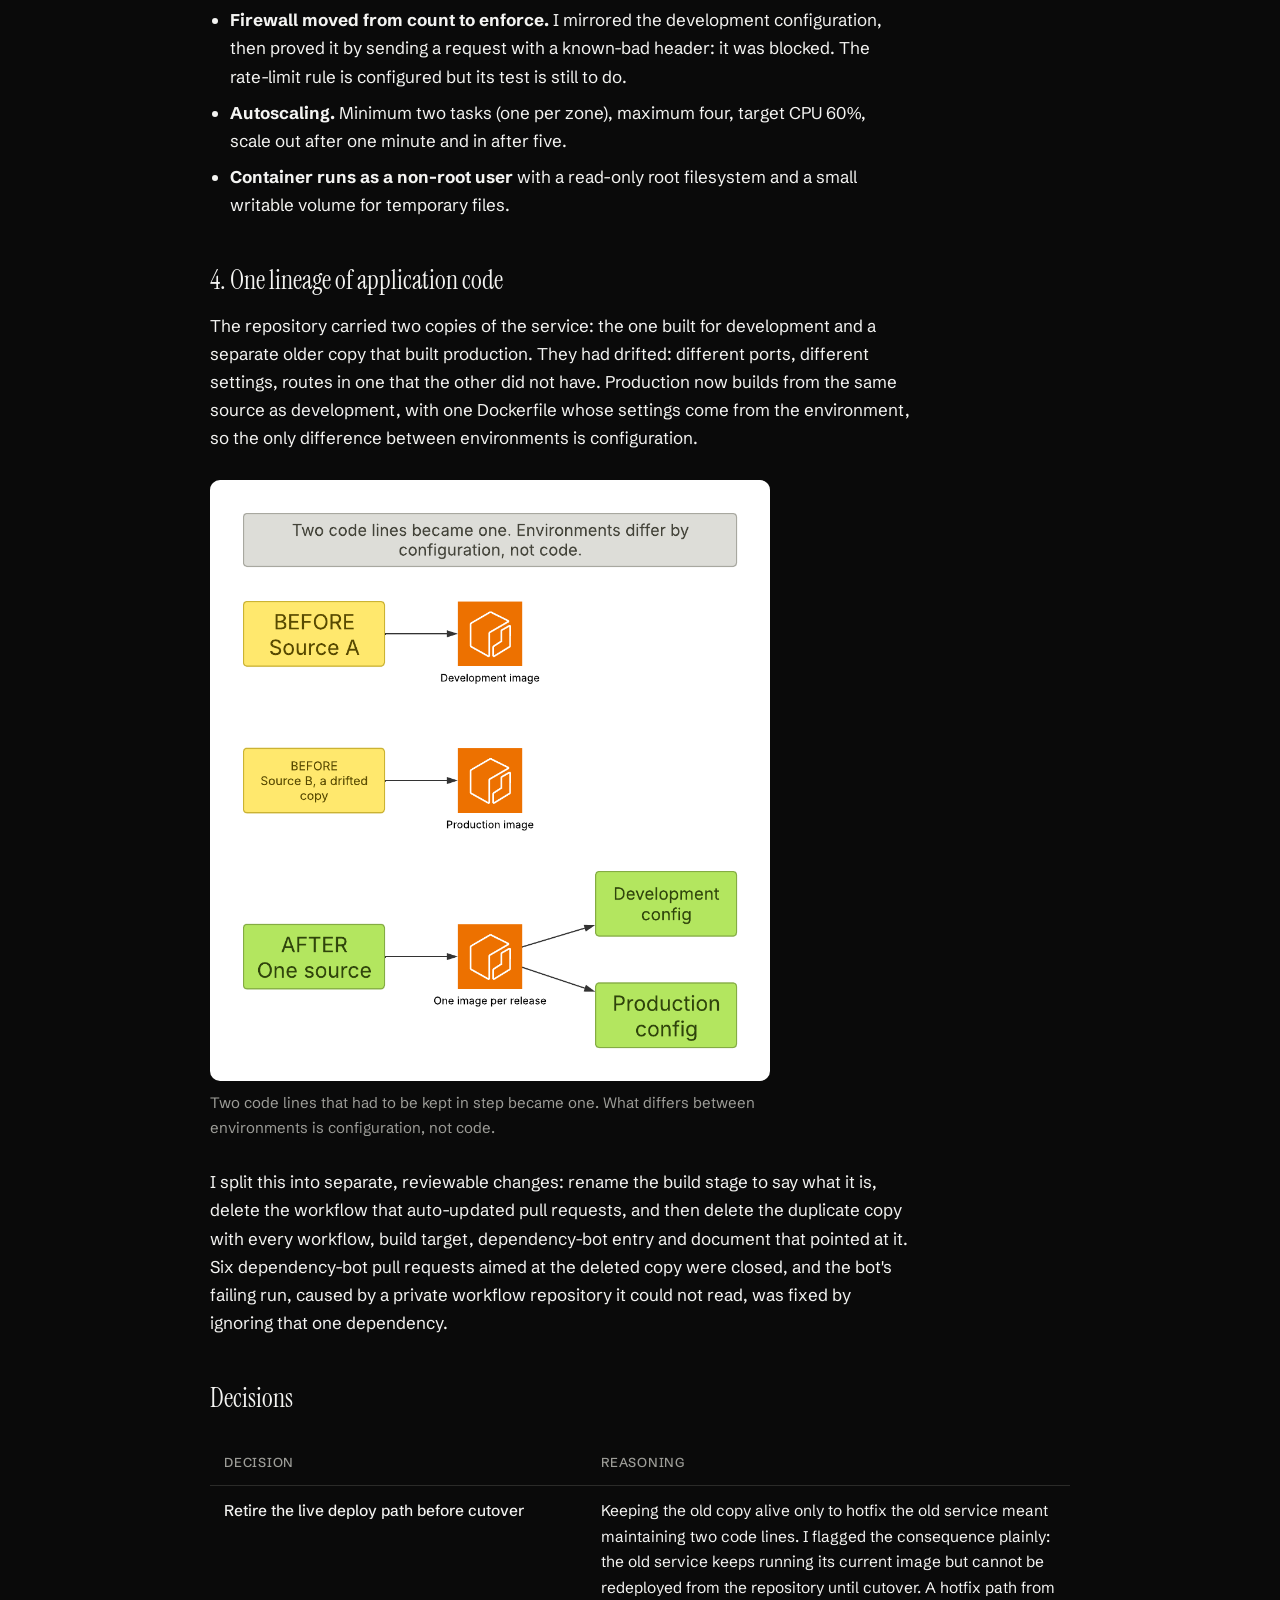
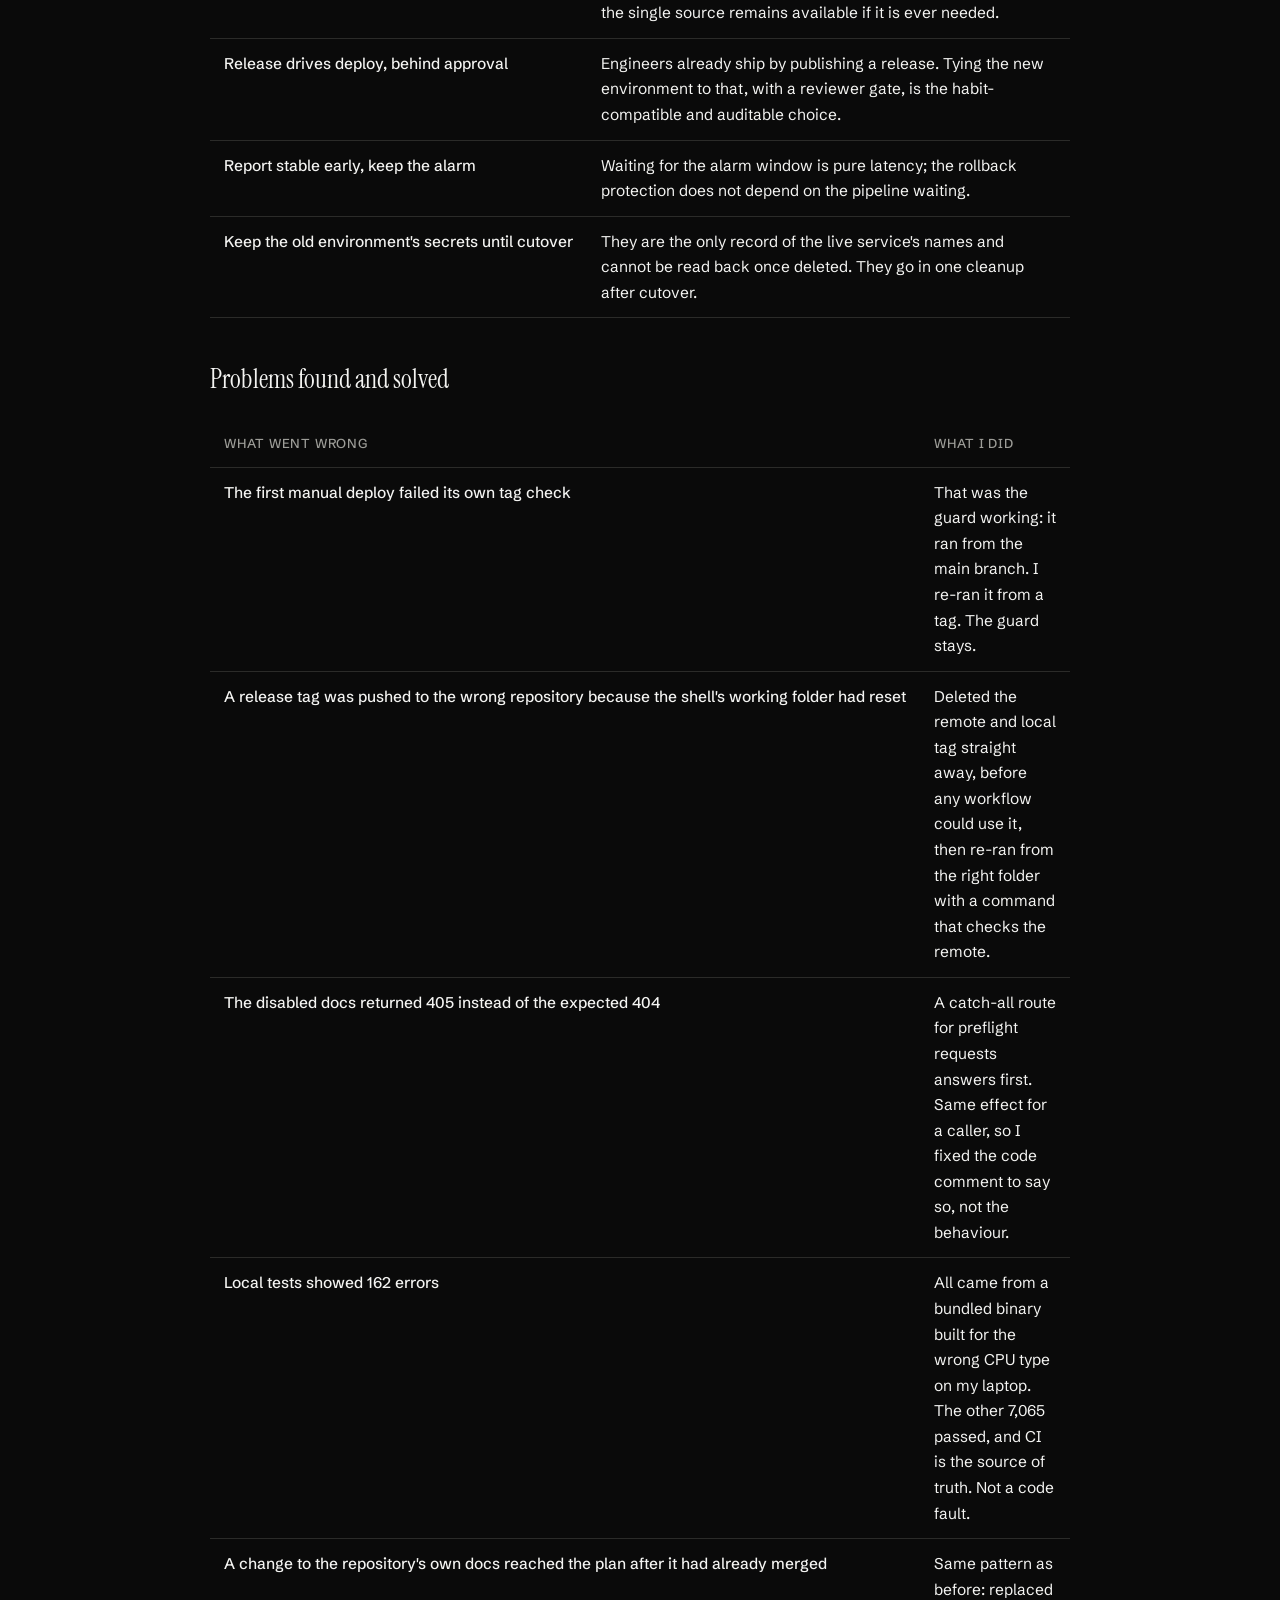
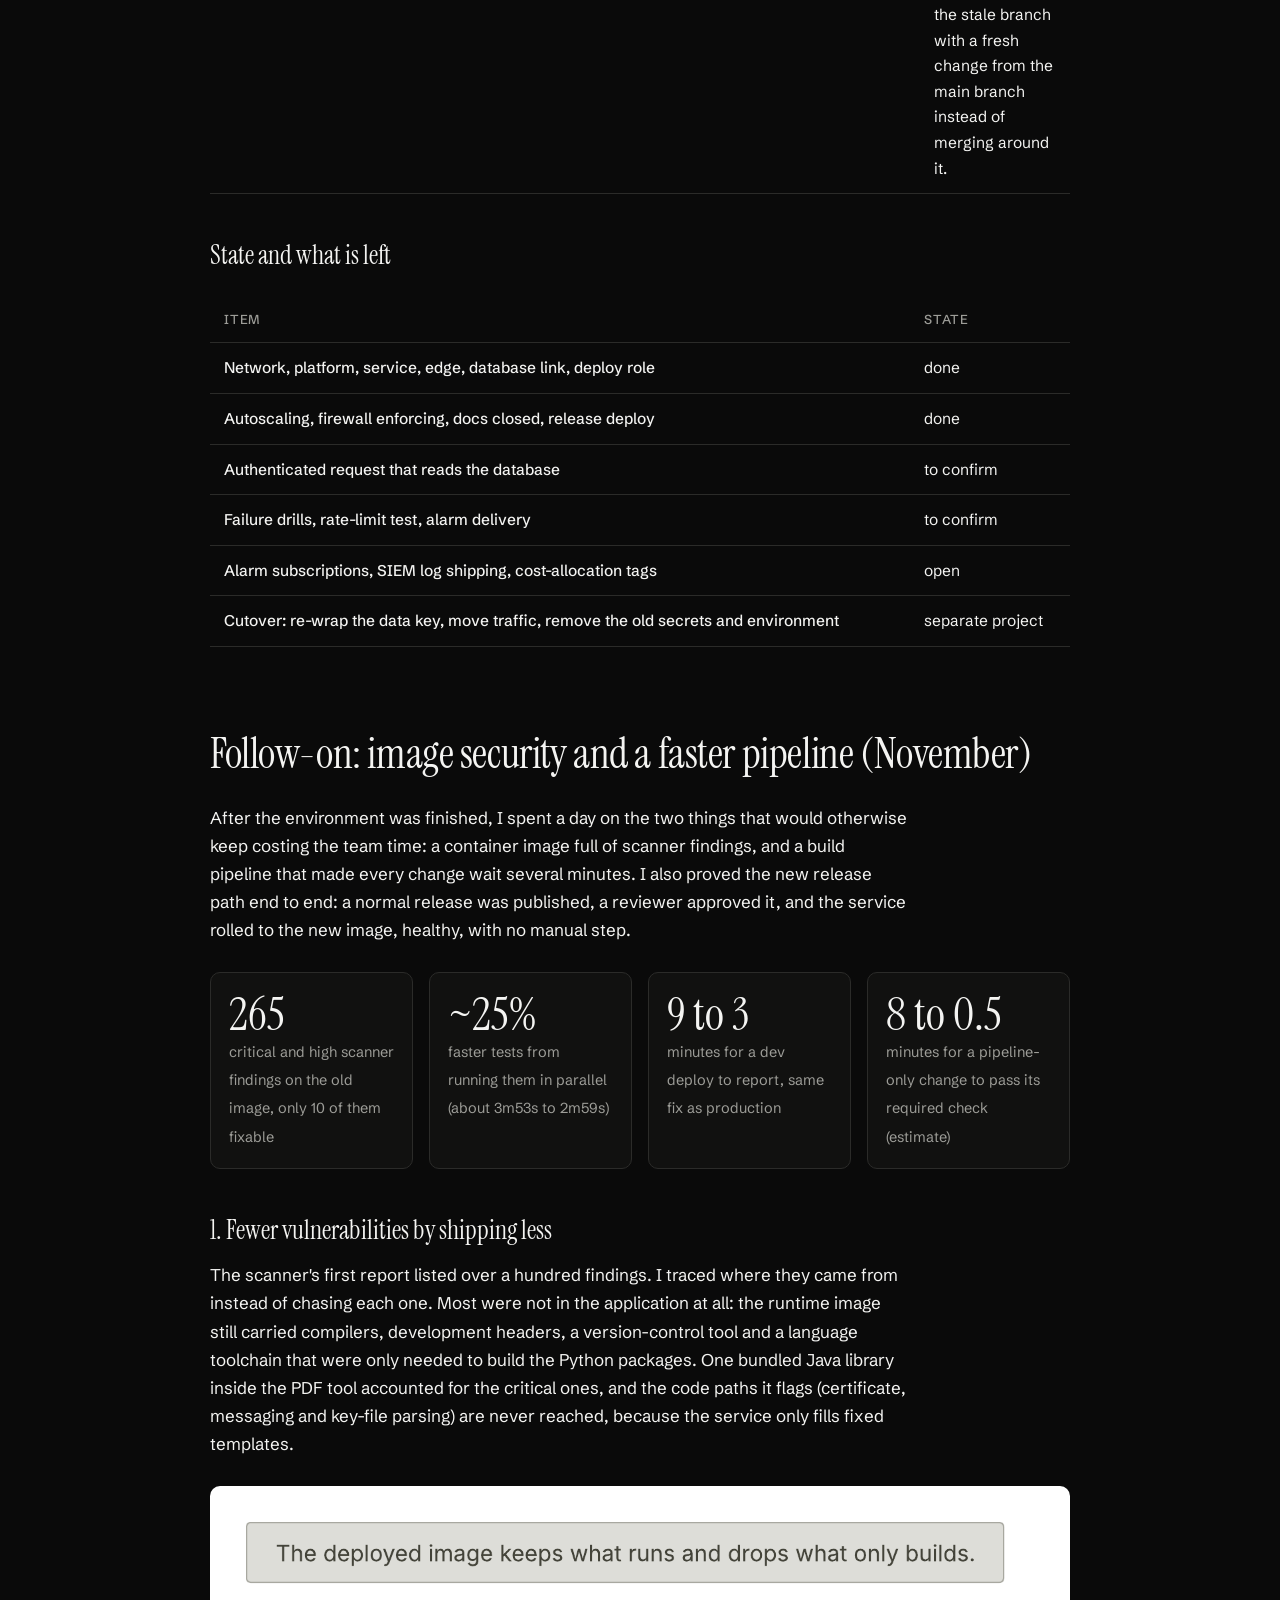
<file: platform-record.html>
<!doctype html>
<html lang="en"><head>
<meta charset="utf-8"><meta name="viewport" content="width=device-width,initial-scale=1">
<title>Platform Work Record</title>
<link rel="stylesheet" href="https://fonts.googleapis.com/css2?family=Instrument+Serif:ital@0;1&family=Schibsted+Grotesk:wght@400;500&display=swap">
<style>
:root{--bg:#0a0a0a;--fg:#f4f4f2;--muted:#9d9d98;--line:#2b2b29;--card:#111110;
--display:'Instrument Serif','Times New Roman',serif;--body:'Schibsted Grotesk',system-ui,-apple-system,'Segoe UI',sans-serif;color-scheme:dark}
*{box-sizing:border-box}html{scroll-behavior:smooth}
body{margin:0;background:var(--bg);color:var(--fg);font-family:var(--body);font-size:17px;line-height:1.65;padding-left:max(16px,env(safe-area-inset-left,0px));padding-right:max(16px,env(safe-area-inset-right,0px))}
a{color:inherit}.wrap{max-width:860px;margin:0 auto}
.bar{display:flex;justify-content:space-between;gap:16px;padding:18px 0;border-bottom:1px solid var(--line);font-size:15px;flex-wrap:wrap}
.bar a{text-decoration:none;color:var(--muted)}.bar a:hover{color:var(--fg)}
.eyebrow{color:var(--muted);font-size:15px;margin:56px 0 8px}
h1{font-family:var(--display);font-weight:400;font-size:clamp(48px,9vw,92px);line-height:1;letter-spacing:-.02em;margin:0 0 20px;text-wrap:balance}
.lede{font-size:19px;max-width:62ch;color:#d6d6d2}
.toc{display:flex;flex-wrap:wrap;gap:8px 18px;margin:28px 0 0;padding:16px 0;border-top:1px solid var(--line);border-bottom:1px solid var(--line);font-size:15px}
.toc a{color:var(--muted);text-decoration:none}.toc a:hover{color:var(--fg)}
h2{font-family:var(--display);font-weight:400;font-size:clamp(30px,5vw,42px);margin:72px 0 16px;letter-spacing:-.01em;scroll-margin-top:16px}
h3{font-family:var(--display);font-weight:400;font-size:26px;margin:40px 0 10px}
p{margin:0 0 16px;max-width:70ch}
.tw{overflow-x:auto;margin:20px 0}
table{border-collapse:collapse;width:100%;min-width:560px;font-size:15.5px}
th,td{text-align:left;vertical-align:top;padding:12px 14px;border-bottom:1px solid var(--line)}
th{color:var(--muted);font-weight:500;font-size:13px;letter-spacing:.06em;text-transform:uppercase}
td:first-child{white-space:nowrap;font-weight:500}
.stats{display:grid;grid-template-columns:repeat(auto-fit,minmax(170px,1fr));gap:16px;margin:28px 0}
.stat{background:var(--card);border:1px solid var(--line);border-radius:10px;padding:18px}
.stat b{display:block;font-family:var(--display);font-weight:400;font-size:46px;line-height:1}
.stat span{color:var(--muted);font-size:14.5px}
figure{margin:28px 0}
figure .img{background:#fff;border-radius:10px;padding:10px;overflow-x:auto}
figure img{display:block;width:100%;min-width:560px;height:auto}
figcaption{color:var(--muted);font-size:15px;margin-top:10px;max-width:70ch}
ul{padding-left:20px;max-width:70ch}li{margin:0 0 8px}
.foot{margin:72px 0 64px;padding-top:20px;border-top:1px solid var(--line);color:var(--muted);font-size:14.5px}
</style></head><body><div class="wrap">
<div class="bar"><a href="index.html">&larr; John Gaji</a><span style="color:var(--muted)">Platform and DevOps engineering</span></div>

<p class="eyebrow">Platform and DevOps engineering · work record</p>
<h1>Platform Work Record</h1>
<p class="lede">What my job covers, and a worked example: building a hardened production environment for a customer-facing API on AWS, phase by phase, entirely as code. Identifiers, account numbers, hostnames, names and secrets are left out.</p>
<nav class="toc"><a href="#role">The role</a><a href="#project">The project</a><a href="#arch">Architecture</a><a href="#phases">Phases</a><a href="#decisions">Decisions</a><a href="#security">Access and deploys</a><a href="#problems">Problems solved</a><a href="#ways">How I work</a><a href="#next">Open items</a><a href="#done">Completed</a><a href="#followon">Follow-on</a></nav>

<h2 id="role">The role</h2>
<p>I own the cloud infrastructure for a legal-services company, across several AWS accounts (development, production, a management account, and smaller workload accounts). Everything I change goes through code, review and a pipeline. The work falls into four kinds.</p>
<div class="tw"><table><thead><tr><th>Kind of work</th><th>What it looks like</th></tr></thead><tbody>
<tr><td>Bring existing cloud into code</td><td>Imported the development, production and management accounts into Terraform network by network (5, 4 and 7 VPCs), so nothing is managed by hand. Also imported a security workloads account, including its VPN.</td></tr>
<tr><td>Build new environments</td><td>Designed and built new services from scratch, copying what worked in development and hardening it for production.</td></tr>
<tr><td>Migrate and retire</td><td>Moved an eight-stack pipeline to the CDK. Decommissioned a retired storage stack and cleaned up what it left behind.</td></tr>
<tr><td>Standards and access</td><td>Least-privilege roles for the pipelines themselves, identity pools and groups for applications, ticket hygiene, and written plans for each project.</td></tr>
</tbody></table></div>

<h2 id="project">The worked example: a production API environment</h2>
<p>A customer-facing API that handles sensitive personal data ran in the management account, with gaps: no TLS to the load balancer, no web firewall, fixed capacity, secrets baked into the image, and nothing under Terraform. I built a replacement in the production account, ready and idle, so moving traffic later is a separate and low-risk project.</p>
<div class="stats">
<div class="stat"><b>80+</b><span>resources created, all through reviewed changes</span></div>
<div class="stat"><b>5</b><span>phases applied: access, network, platform, service, edge</span></div>
<div class="stat"><b>2</b><span>availability zones, each with its own NAT gateway</span></div>
<div class="stat"><b>27</b><span>resources removed when I retired the old storage stack</span></div>
</div>

<h2 id="arch">Architecture</h2>
<p>The only public path is a CDN with a web firewall. It reaches an internal load balancer through a private origin, so the load balancer has no public address. Tasks run in private subnets and reach AWS services through private endpoints.</p>
<figure><div class="img"><img src="img/request-path.png" alt="Request path: client, Route 53, CloudFront, internal load balancer, ECS on Fargate, with ACM, WAF, VPC endpoints, managed database, KMS, NAT gateways and CloudWatch Logs"></div>
<figcaption>Request path and dependencies of the new environment. Nothing reaches the load balancer except through the CDN, and database traffic never leaves AWS.</figcaption></figure>
<p>One design assumption could not be read from the docs: that the CDN reaches the internal load balancer without any DNS record for the origin. I tested it. The load balancer answered through the CDN, so the extra record, and its exposure, were never needed.</p>

<h2 id="phases">Delivery in phases</h2>
<p>Each phase was one small pull request with its own rollback. I checked the apply log after every merge, so a failure showed up in minutes, not later.</p>
<figure><div class="img"><img src="img/build-phases.png" alt="Eight build phases from access to verification, with the status of each"></div>
<figcaption>The build order. Later phases depend on earlier ones, so a failure stays small and easy to reverse.</figcaption></figure>
<div class="tw"><table><thead><tr><th>Phase</th><th>What I built</th><th>State</th></tr></thead><tbody>
<tr><td>0 Access</td><td>Scoped permissions for the pipeline, limited to this project's resource names</td><td>applied</td></tr>
<tr><td>1 Network</td><td>Dedicated network, two NAT gateways, gateway and interface endpoints</td><td>applied</td></tr>
<tr><td>2 Platform</td><td>Image registry, cluster, three encryption keys, task roles, security groups, flow logs</td><td>applied</td></tr>
<tr><td>3 Service</td><td>Certificate, internal load balancer, task definition, service, alarms and a notification topic</td><td>applied</td></tr>
<tr><td>4 Edge</td><td>CDN with a private origin, web firewall in count mode, public certificate, DNS alias</td><td>applied</td></tr>
<tr><td>5 Deploy</td><td>Deploy role and protected environment; manual deploy workflow</td><td>first image pending</td></tr>
<tr><td>6 Database</td><td>Private link to the database, accepted on both sides; secret created by hand</td><td>applied</td></tr>
<tr><td>7 Verify</td><td>Failure drills, firewall enforcement, alarm routing, log shipping to the SIEM</td><td>open</td></tr>
</tbody></table></div>

<h2 id="decisions">Decisions I made, and why</h2>
<div class="tw"><table><thead><tr><th>Decision</th><th>Reasoning</th></tr></thead><tbody>
<tr><td>Right-sized the network</td><td>The first proposal reserved about 2,000 addresses. I cut it to a /23 (512), since subnets can grow later by adding a second range. Smaller means cheaper to plan around.</td></tr>
<tr><td>One NAT gateway per zone</td><td>The development environment had one and called it a single point of failure. Production gets one per zone, and each private subnet uses its own.</td></tr>
<tr><td>Private endpoints for AWS services</td><td>Image pulls, logs, secrets, keys and tokens stay off the NAT. That cuts per-GB cost and keeps those calls private.</td></tr>
<tr><td>Its own encryption keys</td><td>The production service gets its own field-encryption key instead of depending on a key in another account. One re-wrap step remains for the cutover project.</td></tr>
<tr><td>No cost center tag</td><td>None exists, so I left it out instead of inventing one, and flagged the tags that must be activated for cost reports.</td></tr>
<tr><td>Firewall in count mode first</td><td>Watch real traffic, then enforce. Blocking on day one risks blocking legitimate users.</td></tr>
<tr><td>Deploys never share a trigger with live</td><td>See the access section: I found that one release would also have deployed to live production and separated them.</td></tr>
</tbody></table></div>

<h2 id="security">Access and deploys</h2>
<p>The pipeline is held to the same least-privilege standard as the workload. The deploy role can be assumed only by a job in one protected environment, which needs a named reviewer, and only from a version tag.</p>
<figure><div class="img"><img src="img/deploy-role.png" alt="Deploy access: manual run on a tag, protected environment, STS token, deploy role, then ECR, task definition and one ECS service, with no access to anything else"></div>
<figcaption>What the deploy role can and cannot do. There are no stored cloud keys: the job exchanges a signed token for a short-lived session.</figcaption></figure>
<h3>The deploy trigger, before and after</h3>
<figure><div class="img" style="max-width:420px"><img style="min-width:0" src="img/deploy-trigger.png" alt="Before, publishing a full release deployed to live production and the new environment. After, a release deploys only live production and a manual run on a tag deploys only the new environment"></div></figure>
<p>I noticed that publishing a release to ship the new environment would also have redeployed live production. I moved the new path to its own manual workflow, so the two cannot be triggered together by accident.</p>

<h2 id="problems">Problems found and solved</h2>
<div class="tw"><table><thead><tr><th>What went wrong</th><th>What I did</th></tr></thead><tbody>
<tr><td>Permissions granted to the pipeline's own role cannot apply through the pipeline</td><td>Apply those grants by hand, with a targeted apply, before merging the change that needs them. Two phases partly failed when the order slipped; both recovered cleanly.</td></tr>
<tr><td>A permissions policy was over the size cap</td><td>Split it into two managed policies and kept names pinned to the project.</td></tr>
<tr><td>Tagging some resources needed permissions the pipeline lacked</td><td>Left security-group rules untagged, and added the one missing tag permission for CDN origins.</td></tr>
<tr><td>Retiring a stack stalled on a main route table that cannot be deleted on its own</td><td>Removed the dependents first, dropped it from state, then re-applied, verifying after each step.</td></tr>
<tr><td>A DNS validation record was entered with a doubled name</td><td>Corrected it and removed the stray record. Learned that expired validation records break certificate renewal.</td></tr>
<tr><td>A hosted zone that predated the project could have been shadowed by a delegation</td><td>Did not delegate it. Used an alias record instead and listed the old zone for cleanup.</td></tr>
<tr><td>A merge conflict in the plan document</td><td>Traced it to timing, not content, then replaced the stale branch with a fresh change from the main branch.</td></tr>
</tbody></table></div>

<h2 id="ways">How I work</h2>
<ul>
<li><b>Everything as code.</b> One root per account, a pipeline that plans on a pull request and applies on merge, and no console changes.</li>
<li><b>One reviewed change per phase,</b> each with a stated rollback, and the apply log read after every merge.</li>
<li><b>Check before changing.</b> I read the target's current state, and where the account's real state differed from the plan, I changed the plan.</li>
<li><b>Test through the real path.</b> I sent a request through the public edge to prove the private connection worked, instead of trusting the design.</li>
<li><b>Secrets never in code or chat.</b> Containers are made by Terraform and the values are set by hand. I checked a secret's key names without printing its values.</li>
<li><b>Keep the record current.</b> The plan document and the architecture page are updated to match what is built, with decisions and open items written down.</li>
</ul>

<h2 id="next">Open items</h2>
<ul>
<li>Push the first image through the manual deploy, then add autoscaling so the service comes up across both zones.</li>
<li>Move the web firewall from count mode to enforcement after watching real traffic.</li>
<li>Subscribe the monitoring and paging tools to the alarm topic, and ship the firewall, load balancer and flow logs to the SIEM.</li>
<li>Cutover project: re-wrap the existing data key, then move traffic from the management account.</li>
</ul>

<h2 id="done">The production API environment: completed (November)</h2>
<p>The sections above describe the build as it stood part-way through. This section is the completion record. The environment is now finished: the service runs two tasks across both zones, serves traffic through the CDN, the firewall enforces, and a normal release deploys to it. It still takes no live traffic, by design. What remains is verification and the cutover project.</p>
<div class="stats">
<div class="stat"><b>6</b><span>task-definition revisions rolled out, from first image to a normal release</span></div>
<div class="stat"><b>2 to 4</b><span>tasks, scaling on CPU at 60%</span></div>
<div class="stat"><b>9 to 3</b><span>minutes for the pipeline to report a stable deploy (about 9m15s to 3m05s)</span></div>
<div class="stat"><b>~168k</b><span>lines of duplicated code removed from the application repository</span></div>
</div>
<h3>1. A release now deploys here, with an approval gate</h3>
<p>Earlier I had separated the new environment from live production with a manual workflow. Once live deploys were retired, I let a published release drive the new environment too, keeping the same guard: a named reviewer approves each job, and only version tags may deploy. Pre-releases stay on the development path and never reach production.</p>
<figure><div class="img"><img src="img/release-routing.png" alt="Release routing: full release or manual run on a tag, tag check, reviewer approval, build and push one image, second approval, update the service, rollout watches the alarm; pre-release reaches development only"></div>
<figcaption>Which events reach which environment. A full release or a manual run on a tag goes to production, behind two approvals. A pre-release only touches development.</figcaption></figure>
<h3>2. Safer rollouts, and honest reporting of them</h3>
<p>The service rolls out with a circuit breaker and an alarm-based rollback: if the load balancer starts returning server errors, ECS reverts to the previous revision on its own. That alarm window made the pipeline wait about nine minutes after a deploy that was already healthy. I changed the pipeline step to report as soon as the new revision is the only one serving and the running count matches, which cut the wait to about three minutes, and the alarm keeps watching afterwards.</p>
<figure><div class="img"><img src="img/rollout-rollback.png" alt="Rollout: new revision starts, health checks, traffic shifts, pipeline reports stable, alarm can still roll back"></div>
<figcaption>The pipeline no longer waits for the full alarm window to say the deploy is stable. The protection is unchanged: the alarm can still undo the rollout after the pipeline has reported.</figcaption></figure>
<h3>3. Hardening the running service</h3>
<ul>
<li><b>Public API documentation closed.</b> The interactive docs and schema were readable by anyone who found the address. I added a setting that switches them off, set it in the production task definition, and covered it with a unit test. The public address now refuses those paths.</li>
<li><b>Firewall moved from count to enforce.</b> I mirrored the development configuration, then proved it by sending a request with a known-bad header: it was blocked. The rate-limit rule is configured but its test is still to do.</li>
<li><b>Autoscaling.</b> Minimum two tasks (one per zone), maximum four, target CPU 60%, scale out after one minute and in after five.</li>
<li><b>Container runs as a non-root user</b> with a read-only root filesystem and a small writable volume for temporary files.</li>
</ul>
<h3>4. One lineage of application code</h3>
<p>The repository carried two copies of the service: the one built for development and a separate older copy that built production. They had drifted: different ports, different settings, routes in one that the other did not have. Production now builds from the same source as development, with one Dockerfile whose settings come from the environment, so the only difference between environments is configuration.</p>
<figure><div class="img" style="max-width:560px"><img style="min-width:0" src="img/one-lineage.png" alt="Before: two sources built two images. After: one source, one image per release, with development and production configuration"></div>
<figcaption>Two code lines that had to be kept in step became one. What differs between environments is configuration, not code.</figcaption></figure>
<p>I split this into separate, reviewable changes: rename the build stage to say what it is, delete the workflow that auto-updated pull requests, and then delete the duplicate copy with every workflow, build target, dependency-bot entry and document that pointed at it. Six dependency-bot pull requests aimed at the deleted copy were closed, and the bot's failing run, caused by a private workflow repository it could not read, was fixed by ignoring that one dependency.</p>
<h3>Decisions</h3>
<div class="tw"><table><thead><tr><th>Decision</th><th>Reasoning</th></tr></thead><tbody>
<tr><td>Retire the live deploy path before cutover</td><td>Keeping the old copy alive only to hotfix the old service meant maintaining two code lines. I flagged the consequence plainly: the old service keeps running its current image but cannot be redeployed from the repository until cutover. A hotfix path from the single source remains available if it is ever needed.</td></tr>
<tr><td>Release drives deploy, behind approval</td><td>Engineers already ship by publishing a release. Tying the new environment to that, with a reviewer gate, is the habit-compatible and auditable choice.</td></tr>
<tr><td>Report stable early, keep the alarm</td><td>Waiting for the alarm window is pure latency; the rollback protection does not depend on the pipeline waiting.</td></tr>
<tr><td>Keep the old environment's secrets until cutover</td><td>They are the only record of the live service's names and cannot be read back once deleted. They go in one cleanup after cutover.</td></tr>
</tbody></table></div>
<h3>Problems found and solved</h3>
<div class="tw"><table><thead><tr><th>What went wrong</th><th>What I did</th></tr></thead><tbody>
<tr><td>The first manual deploy failed its own tag check</td><td>That was the guard working: it ran from the main branch. I re-ran it from a tag. The guard stays.</td></tr>
<tr><td>A release tag was pushed to the wrong repository because the shell's working folder had reset</td><td>Deleted the remote and local tag straight away, before any workflow could use it, then re-ran from the right folder with a command that checks the remote.</td></tr>
<tr><td>The disabled docs returned 405 instead of the expected 404</td><td>A catch-all route for preflight requests answers first. Same effect for a caller, so I fixed the code comment to say so, not the behaviour.</td></tr>
<tr><td>Local tests showed 162 errors</td><td>All came from a bundled binary built for the wrong CPU type on my laptop. The other 7,065 passed, and CI is the source of truth. Not a code fault.</td></tr>
<tr><td>A change to the repository's own docs reached the plan after it had already merged</td><td>Same pattern as before: replaced the stale branch with a fresh change from the main branch instead of merging around it.</td></tr>
</tbody></table></div>
<h3>State and what is left</h3>
<div class="tw"><table><thead><tr><th>Item</th><th>State</th></tr></thead><tbody>
<tr><td>Network, platform, service, edge, database link, deploy role</td><td>done</td></tr>
<tr><td>Autoscaling, firewall enforcing, docs closed, release deploy</td><td>done</td></tr>
<tr><td>Authenticated request that reads the database</td><td>to confirm</td></tr>
<tr><td>Failure drills, rate-limit test, alarm delivery</td><td>to confirm</td></tr>
<tr><td>Alarm subscriptions, SIEM log shipping, cost-allocation tags</td><td>open</td></tr>
<tr><td>Cutover: re-wrap the data key, move traffic, remove the old secrets and environment</td><td>separate project</td></tr>
</tbody></table></div>

<h2 id="followon">Follow-on: image security and a faster pipeline (November)</h2>
<p>After the environment was finished, I spent a day on the two things that would otherwise keep costing the team time: a container image full of scanner findings, and a build pipeline that made every change wait several minutes. I also proved the new release path end to end: a normal release was published, a reviewer approved it, and the service rolled to the new image, healthy, with no manual step.</p>
<div class="stats">
<div class="stat"><b>265</b><span>critical and high scanner findings on the old image, only 10 of them fixable</span></div>
<div class="stat"><b>~25%</b><span>faster tests from running them in parallel (about 3m53s to 2m59s)</span></div>
<div class="stat"><b>9 to 3</b><span>minutes for a dev deploy to report, same fix as production</span></div>
<div class="stat"><b>8 to 0.5</b><span>minutes for a pipeline-only change to pass its required check (estimate)</span></div>
</div>
<h3>1. Fewer vulnerabilities by shipping less</h3>
<p>The scanner's first report listed over a hundred findings. I traced where they came from instead of chasing each one. Most were not in the application at all: the runtime image still carried compilers, development headers, a version-control tool and a language toolchain that were only needed to build the Python packages. One bundled Java library inside the PDF tool accounted for the critical ones, and the code paths it flags (certificate, messaging and key-file parsing) are never reached, because the service only fills fixed templates.</p>
<figure><div class="img"><img src="img/slim-image.png" alt="Before: one stage carried build tools into the deployed image. After: a build stage and a slim runtime stage, with finished packages only copied across"></div>
<figcaption>The deployed image now contains the running service and the libraries it loads, and nothing used only to build it. Findings that came from build tooling disappear with the tooling.</figcaption></figure>
<p>The change built and passed the full test suite in CI, then I deployed it to development for the developers to test before anything reaches production. It stays unmerged until they confirm it.</p>
<h3>2. Scanning that does not depend on someone remembering</h3>
<p>Nothing in the repository scanned the image; the only scan ran after a push to the registry. I designed three layers and built the first two as one reviewable change.</p>
<figure><div class="img"><img src="img/scan-layers.png" alt="Scan layers: pull request, weekly rebuild and dated exceptions feed a scan of the built image; only fixable critical or high findings fail the check; a registry scan with an alert topic is the third layer, later"></div>
<figcaption>Only a finding that has a fix can fail the check, so the pipeline never blocks on something nobody can fix. Accepted risks live in a file with a written reason and an expiry date, after which they fail again.</figcaption></figure>
<ul>
<li><b>Report-only first.</b> The old image is too noisy to enforce on; turning enforcement on is a repository setting, not another change.</li>
<li><b>Weekly rebuild without cache,</b> because most fixes arrive as base-image patches and a repository nobody edits goes stale.</li>
<li><b>Kept out of the required check,</b> so a scanner problem cannot block merging.</li>
<li>I checked what the scanner step actually spends its time on and found the first run of a day downloads its vulnerability database; later runs restore it from cache.</li>
</ul>
<h3>3. A faster pipeline, aimed by measurement</h3>
<div class="tw"><table><thead><tr><th>Change</th><th>What I found</th><th>Result</th></tr></thead><tbody>
<tr><td>Skip the image build and tests when nothing under the application changed</td><td>A required check ran an eight-minute build for pipeline-only and doc-only changes, which cannot affect the image. A required check that does not run blocks the merge, so I kept the job and skipped only its steps.</td><td>merged</td></tr>
<tr><td>Report dev deploys when stable</td><td>The dev service watches an alarm during rollouts, so the pipeline waited for the whole alarm window after the service was healthy. Same fix already used for production.</td><td>merged</td></tr>
<tr><td>Run tests in parallel</td><td>The first parallel run aborted: one parametrized test took its inputs from an unordered set, so workers collected different tests. I fixed the test, confirmed the serial and parallel runs gave identical results locally, then measured in CI: about 3m53s down to 2m59s. Modest, because the slowest tests are PDF fills that each start a Java process.</td><td>in review</td></tr>
<tr><td>Next target, not started</td><td>The 25 slowest tests are all PDF fills of the same few forms. Reusing a filled PDF across tests that use the same input is the larger saving; it needs a test-by-test check that each still proves what it claims.</td><td>proposed</td></tr>
</tbody></table></div>
<h3>4. Housekeeping that prevents noise</h3>
<ul>
<li>Closed six dependency-bot pull requests aimed at the directory I had removed, and stopped the bot's weekly failure by ignoring a private workflow repository it cannot read.</li>
<li>Explained why one release starts two workflows (the dev workflow runs and skips itself on a full release) so the next person is not alarmed by it.</li>
<li>Listed the old environment's leftover secrets and decided to keep them until cutover, because they cannot be read back once deleted.</li>
</ul>
<h3>Decisions</h3>
<div class="tw"><table><thead><tr><th>Decision</th><th>Reasoning</th></tr></thead><tbody>
<tr><td>Remove packages before triaging findings</td><td>Ranking a hundred findings is slow and never finishes. Removing what should not be in the image clears most of them and shrinks the image too.</td></tr>
<tr><td>Test on development before production</td><td>The image change touches how the service starts. A team test costs a day; a bad production image costs more.</td></tr>
<tr><td>Measure before optimising</td><td>I read step timings and the slowest-test list before changing anything, and reported the modest gain as it was rather than as a win.</td></tr>
<tr><td>Never block on the unfixable</td><td>A gate that fails on findings with no fix gets ignored. Gating only on fixable findings keeps it credible.</td></tr>
</tbody></table></div>
<h3>State and what is left</h3>
<div class="tw"><table><thead><tr><th>Item</th><th>State</th></tr></thead><tbody>
<tr><td>Release deploy proven end to end, dev and pipeline speed-ups</td><td>done</td></tr>
<tr><td>Slim runtime image</td><td>with developers in dev</td></tr>
<tr><td>Scan workflow and parallel tests</td><td>in review</td></tr>
<tr><td>Turn on enforcement once a scan of the slim image is clean</td><td>after merge</td></tr>
<tr><td>Bundled Java library, registry-scan alerts, reuse of filled PDFs in tests</td><td>next</td></tr>
</tbody></table></div>
<p class="foot">All identifiers, account numbers, hostnames, resource names, people and secrets were removed or generalised. Counts reflect work completed to date. Diagrams use AWS Architecture Icons.</p>
</div></body></html>
</file>
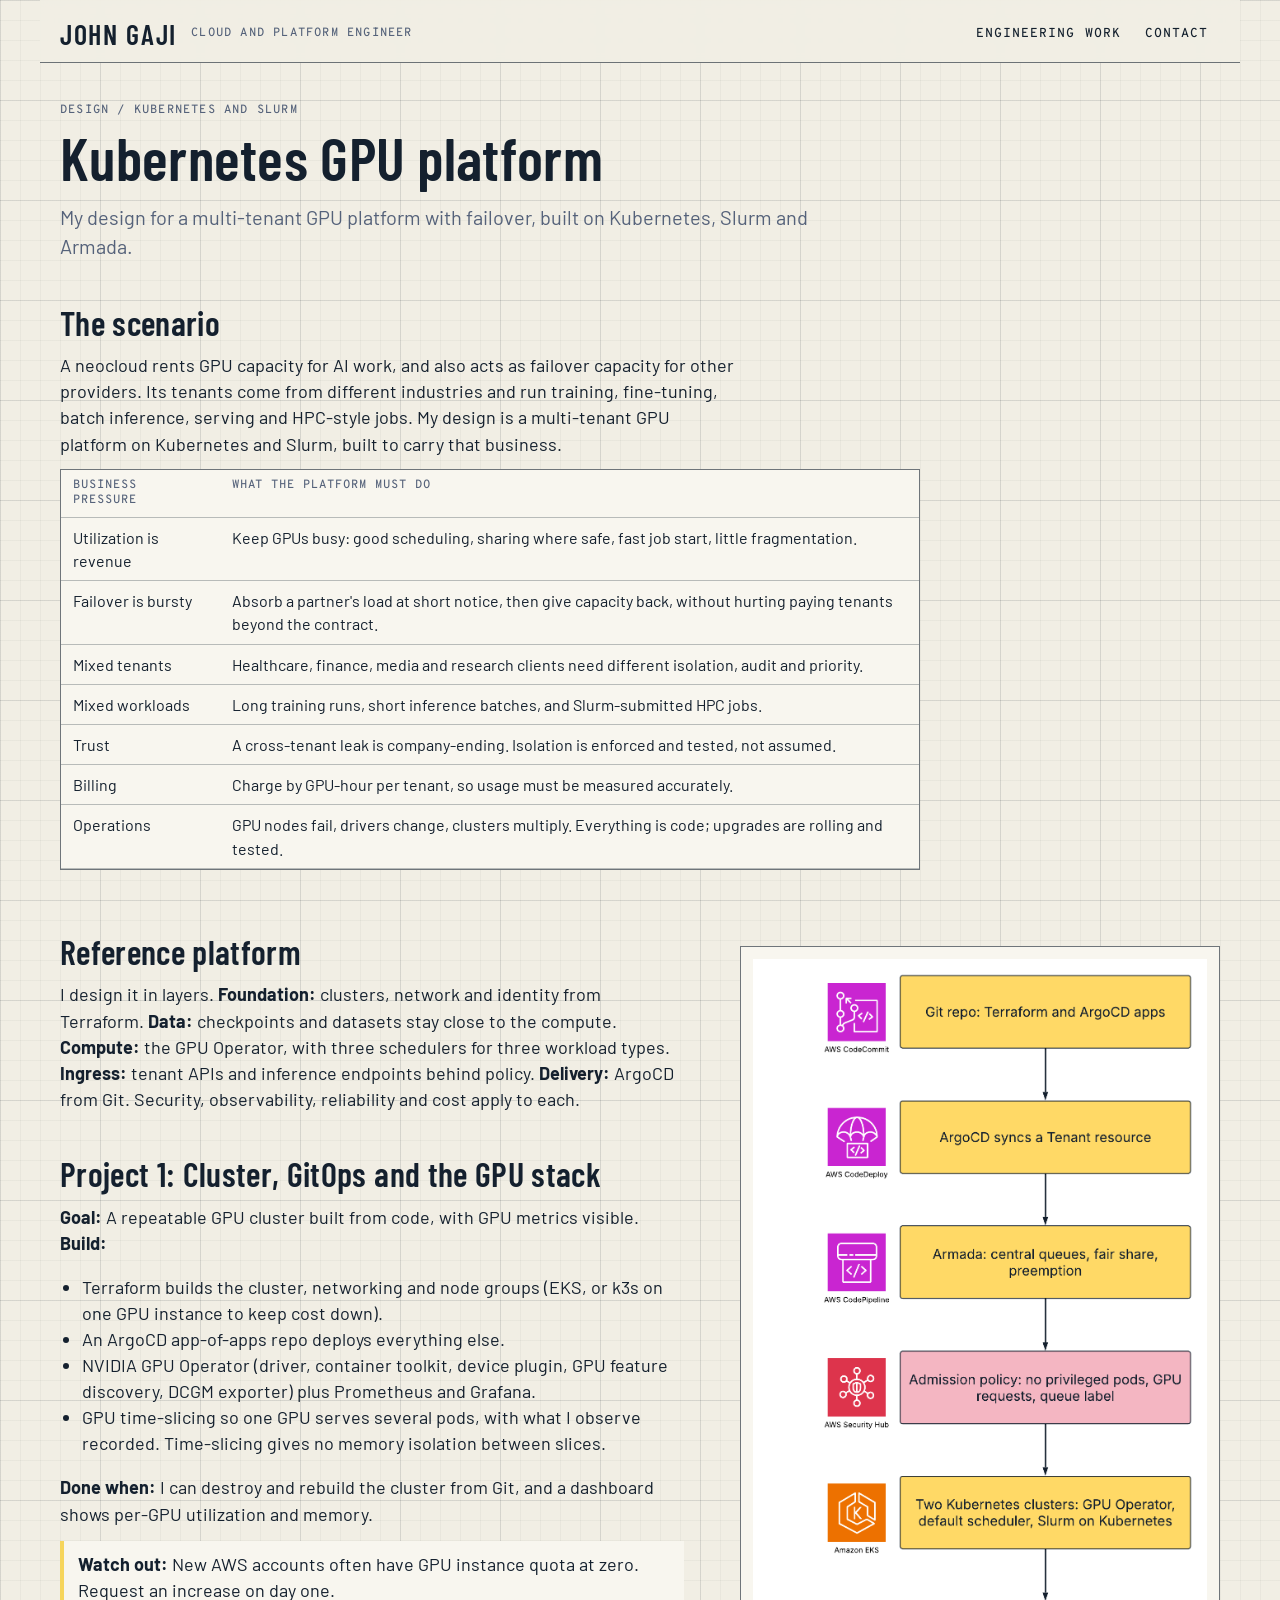
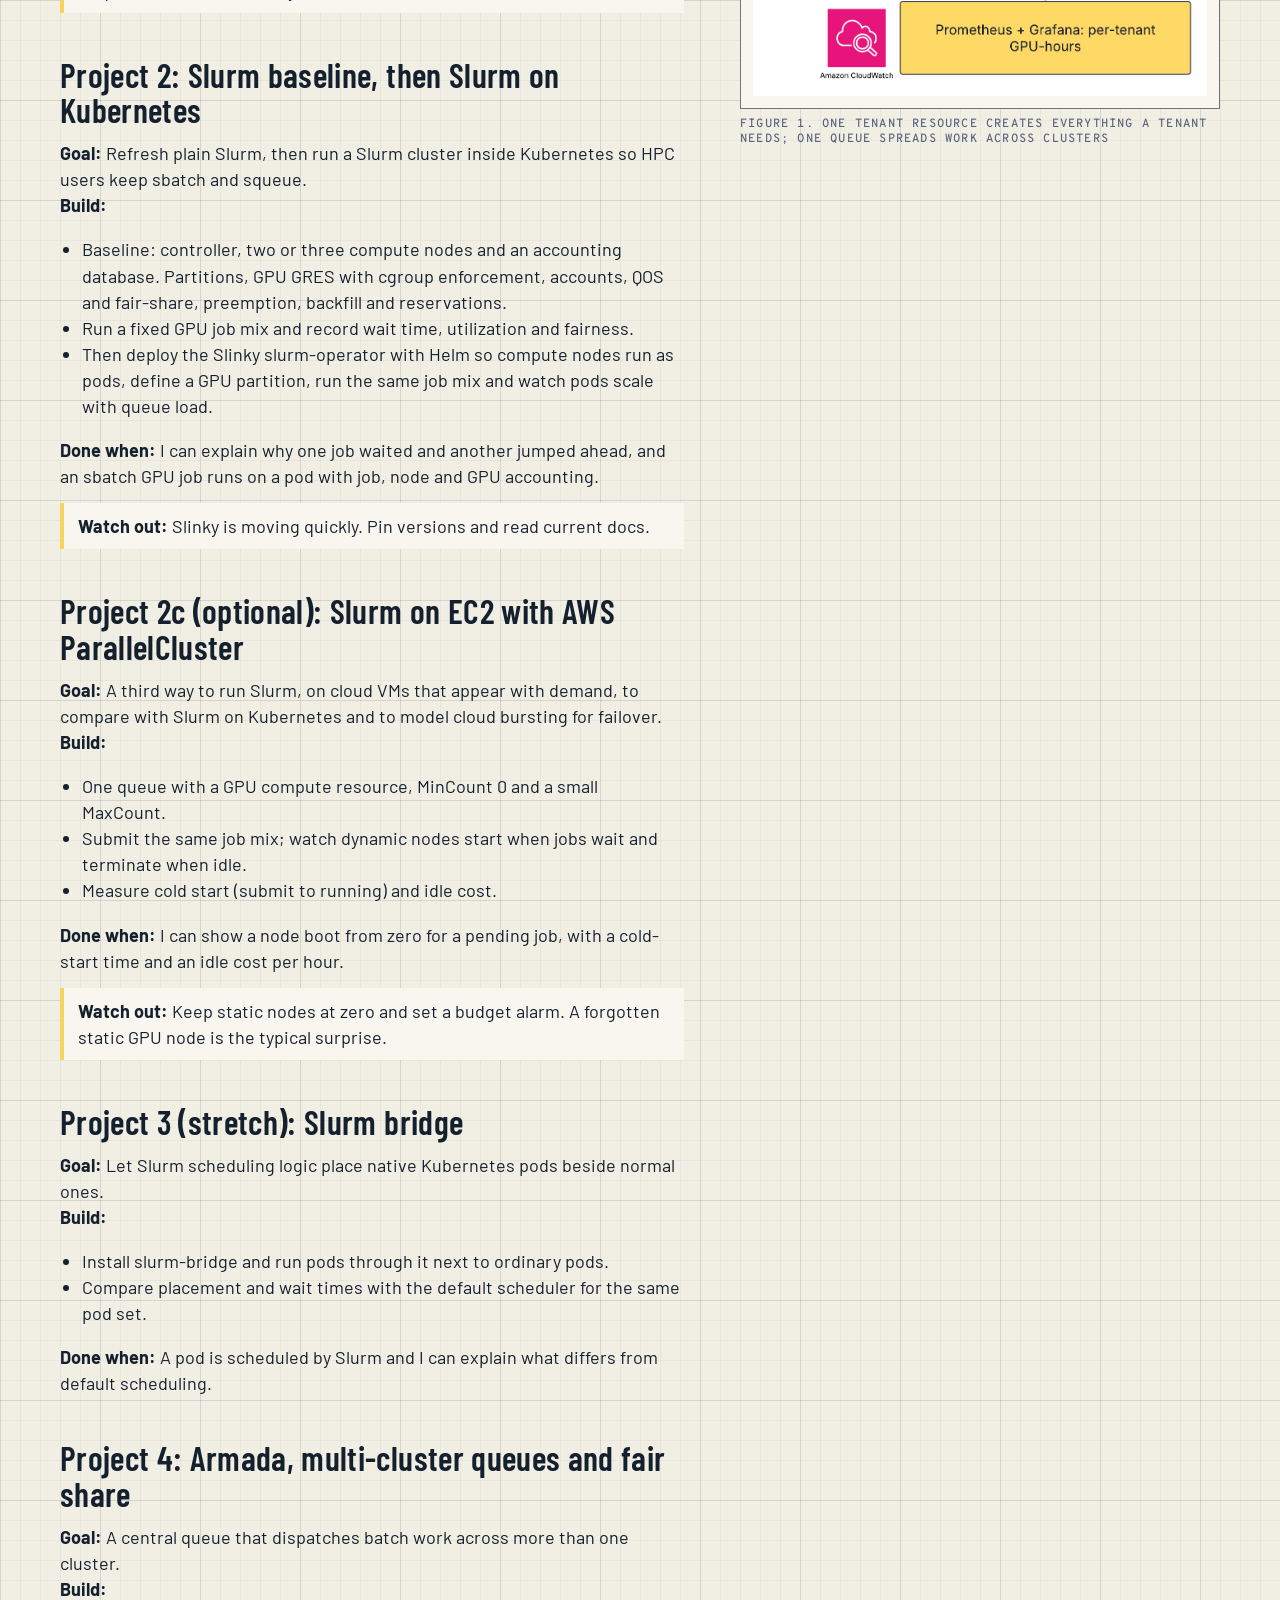
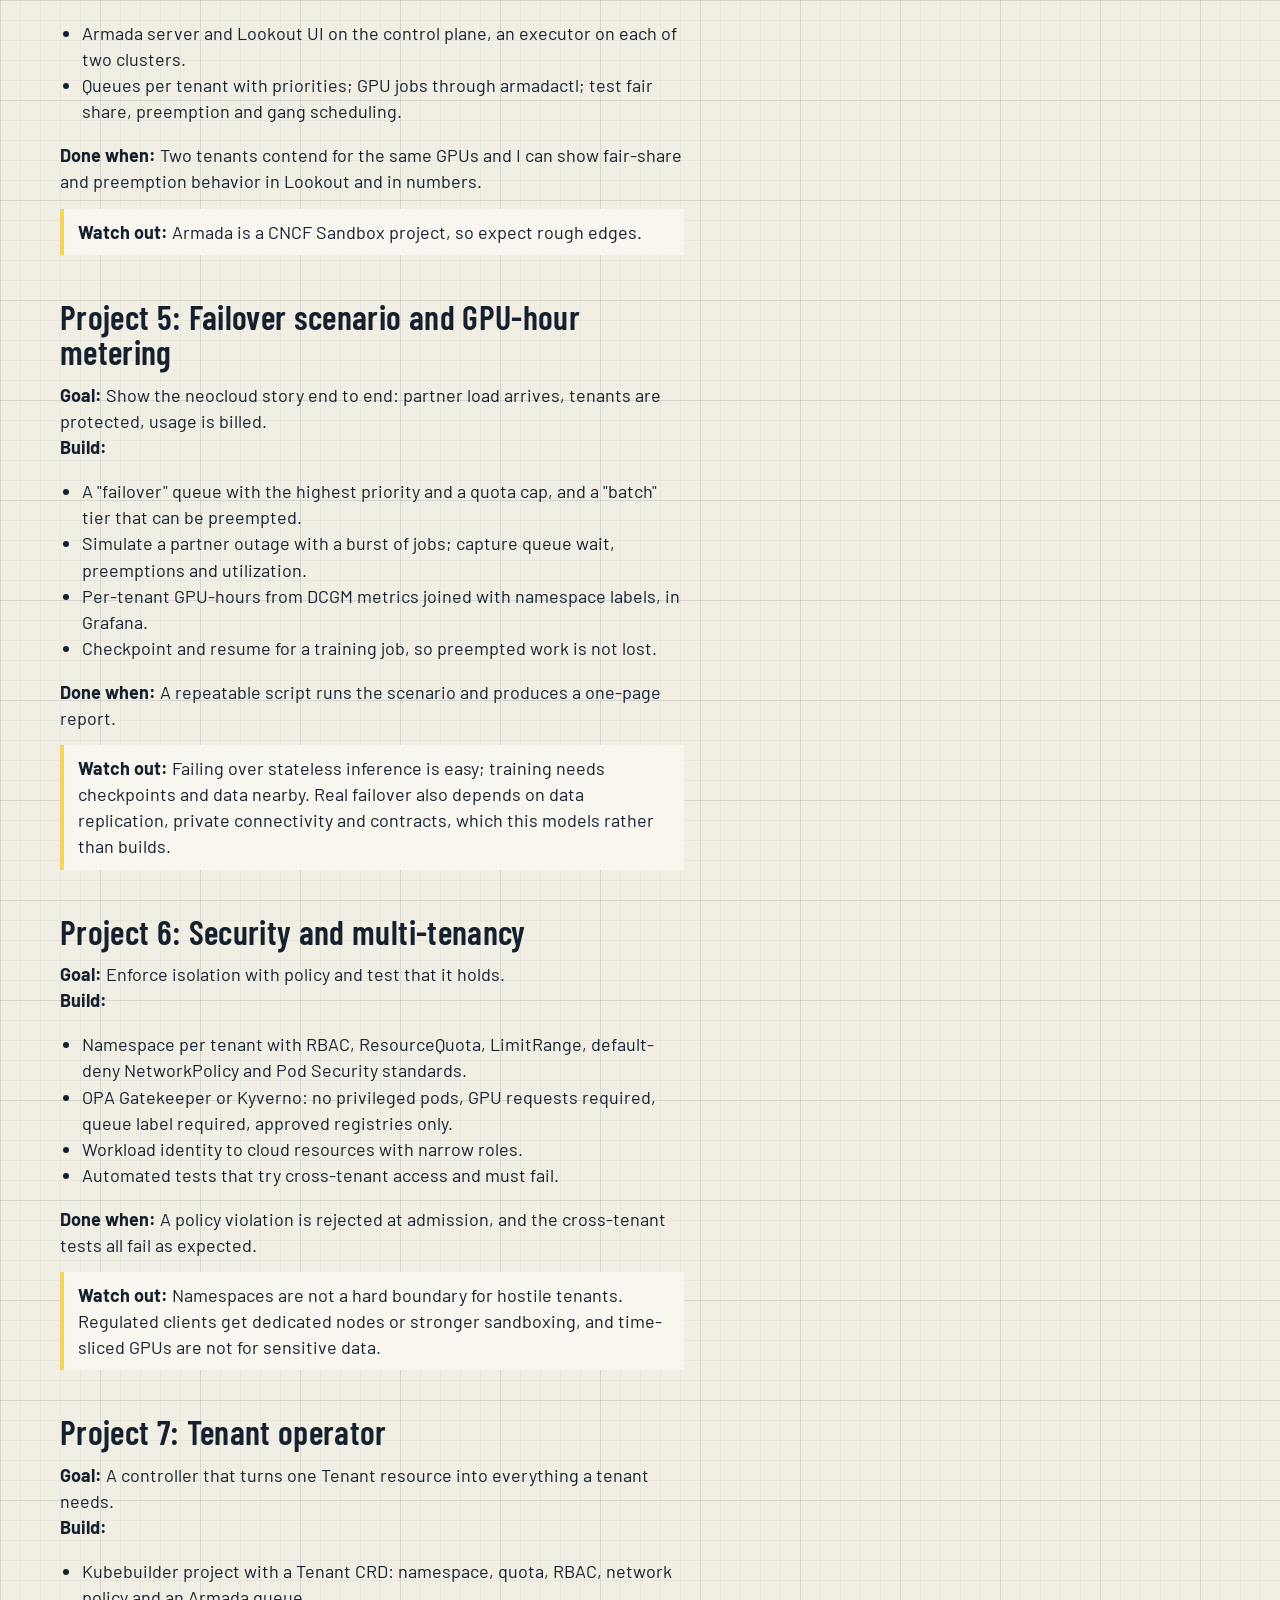
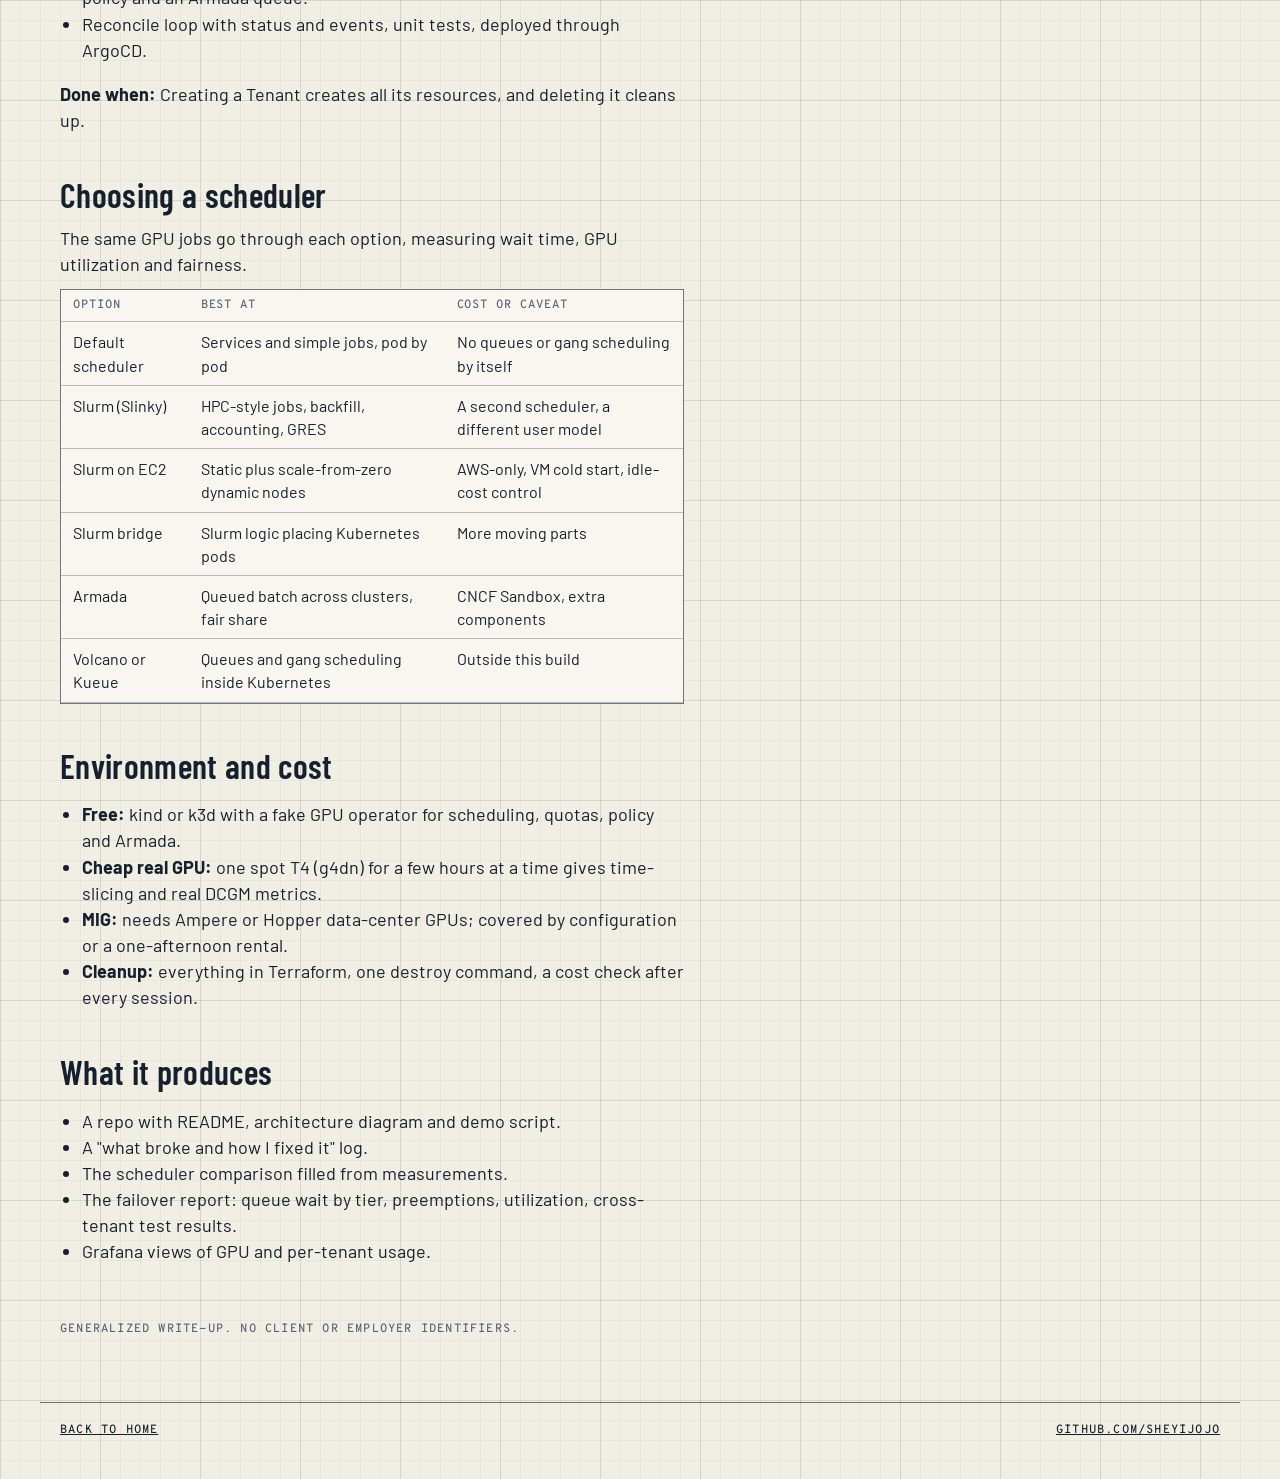
<file: work/kubernetes-gpu-platform.html>
<!doctype html>
<html lang="en"><head><meta charset="utf-8"><meta name="viewport" content="width=device-width,initial-scale=1">
<title>Kubernetes GPU platform | John Gaji</title><meta name="description" content="My design for a multi-tenant GPU platform with failover, built on Kubernetes, Slurm and Armada.">
<link rel="preconnect" href="https://fonts.googleapis.com">
<link href="https://fonts.googleapis.com/css2?family=Barlow+Condensed:wght@500;600;700&family=Barlow:wght@400;500;600&family=Overpass+Mono:wght@400;500;600&display=swap" rel="stylesheet">
<style>
:root{--bg:#F1EEE4;--panel:#F8F6EF;--ink:#14202E;--mist:#55627A;--chalk:#F6D55C;--acc:#1B5FA8;--line:rgba(20,32,46,.6);--soft:rgba(20,32,46,.28)}
*{box-sizing:border-box}
html{scroll-behavior:smooth}
body{margin:0;color:var(--ink);font-family:"Barlow",system-ui,sans-serif;font-size:18px;line-height:1.45;background-color:var(--bg);
background-image:linear-gradient(rgba(20,32,46,.09) 1px,transparent 1px),linear-gradient(90deg,rgba(20,32,46,.09) 1px,transparent 1px),linear-gradient(rgba(20,32,46,.04) 1px,transparent 1px),linear-gradient(90deg,rgba(20,32,46,.04) 1px,transparent 1px);
background-size:100px 100px,100px 100px,20px 20px,20px 20px}
a{color:var(--ink)}
a:focus-visible,button:focus-visible{outline:3px solid var(--acc);outline-offset:2px}
h1,h2,h3,p{margin:0}
.wrap{max-width:1200px;margin:0 auto;padding:0 max(20px,env(safe-area-inset-left))}
.lab{font:500 12px/1.3 "Overpass Mono",ui-monospace,Menlo,monospace;letter-spacing:.1em;text-transform:uppercase;color:var(--mist)}
.nl{display:inline-flex;align-items:center;min-height:44px;padding:0 12px;font:500 13px/1 "Overpass Mono",ui-monospace,monospace;letter-spacing:.08em;text-transform:uppercase;text-decoration:none}
.nl:hover{color:var(--acc)}
.btn{display:inline-flex;align-items:center;min-height:44px;padding:0 20px;border:1px solid var(--ink);background:transparent;color:var(--ink);font:500 14px/1 "Overpass Mono",ui-monospace,monospace;letter-spacing:.06em;text-decoration:none;text-transform:uppercase}
.btn:hover{background:var(--ink);color:var(--bg)}
.btn.pri{background:var(--chalk);border-color:var(--ink);color:var(--ink)}
.btn.pri:hover{background:var(--ink);border-color:var(--ink);color:var(--bg)}
header.wrap{display:flex;flex-wrap:wrap;align-items:center;justify-content:space-between;gap:0 24px;padding-top:12px;padding-bottom:6px;border-bottom:1px solid var(--line)}
.brand{display:inline-flex;flex-wrap:wrap;align-items:center;gap:0 14px;min-height:44px;text-decoration:none}
.brand b{font:600 28px/1 "Barlow Condensed",sans-serif;letter-spacing:.06em;text-transform:uppercase}
nav{display:flex;flex-wrap:wrap}
h1{max-width:960px;font:600 clamp(42px,8vw,72px)/1 "Barlow Condensed",sans-serif;letter-spacing:.005em;text-wrap:balance}
.hero{display:flex;flex-direction:column;gap:32px;padding:56px 0 40px}
.dims{display:grid;grid-template-columns:repeat(auto-fit,minmax(min(340px,100%),1fr));gap:20px 32px}
.dim{display:flex;align-items:center;gap:10px}
.dim .tk{flex:none;width:1px;height:18px;background:var(--ink)}
.dim .ln{flex:1;min-width:16px;height:1px;background:var(--line)}
.dim .dl{flex:none;max-width:70%;text-align:center;font:500 13px/1.3 "Overpass Mono",ui-monospace,monospace;letter-spacing:.04em}
.row2{display:flex;flex-wrap:wrap;gap:12px}
section.blk{display:flex;flex-direction:column;gap:16px;padding-bottom:56px}
.head{display:flex;flex-wrap:wrap;align-items:center;justify-content:space-between;gap:4px 16px}
.layers{display:grid;grid-template-columns:repeat(auto-fit,minmax(min(190px,100%),1fr));gap:8px}
.col{display:flex;flex-direction:column;justify-content:space-between;gap:16px;min-height:132px;padding:14px 16px;border:1px solid var(--line);background:var(--panel);color:var(--ink);text-align:left;font:inherit;cursor:pointer}
.col .nm{font:600 32px/1 "Barlow Condensed",sans-serif;letter-spacing:.03em;text-transform:uppercase}
.col:hover{border-color:var(--acc)}
.col[aria-pressed="true"]{background:var(--chalk);border-color:var(--ink);color:var(--ink)}
.col[aria-pressed="true"] .lab{color:var(--ink)}
.concerns{display:grid;grid-template-columns:repeat(auto-fit,minmax(min(190px,100%),1fr));border:1px solid var(--line);background:var(--panel)}
.concerns span{display:flex;align-items:center;min-height:44px;padding:0 14px;border-right:1px solid var(--soft)}
.cases{display:grid;grid-template-columns:repeat(auto-fit,minmax(min(420px,100%),1fr));gap:8px}
.case{display:flex;align-items:center;gap:14px;min-height:48px;padding:6px 14px;text-decoration:none;border:1px solid var(--soft);background:var(--panel);font-size:18px}
.case:hover{border-color:var(--acc)}
.case .n{font:600 13px/1 "Overpass Mono",ui-monospace,monospace;color:var(--acc);width:24px;flex:none}
.stories{display:grid;grid-template-columns:repeat(auto-fit,minmax(min(460px,100%),1fr));gap:24px}
.frame{padding:6px;border:1px solid var(--line);background:var(--bg)}
.frame .in{display:flex;flex-direction:column;gap:16px;padding:20px;height:100%;border:1px solid var(--line);background:var(--panel)}
.frame h3{font:600 36px/1.02 "Barlow Condensed",sans-serif;letter-spacing:.01em}
.frame h3 a{text-decoration:none}
.frame h3 a:hover{color:var(--acc)}
.frame .sum{font-size:17px}
.spec{display:flex;flex-direction:column}
.spec div{display:grid;grid-template-columns:90px 1fr;border:1px solid var(--line);margin-top:-1px}
.spec span{padding:9px 12px}
.spec span:first-child{border-right:1px solid var(--line);display:flex;align-items:center}
.spec .hi{color:var(--acc);font-weight:600}
.steps{display:grid;grid-template-columns:repeat(auto-fit,minmax(min(320px,100%),1fr));gap:12px}
.pan{padding:20px;background:var(--panel);border:1px solid var(--line);display:flex;flex-direction:column;gap:10px}
.pan ol{margin:0;padding-left:20px}
footer.wrap{padding-top:20px;padding-bottom:40px;border-top:1px solid var(--line);display:flex;flex-wrap:wrap;justify-content:space-between;gap:12px}
@media (prefers-reduced-motion:no-preference){.col,.case,.btn,.nl{transition:background-color .15s,color .15s,border-color .15s}}
@media (prefers-reduced-motion:reduce){html{scroll-behavior:auto}}

.doc{max-width:860px;margin:0 auto;padding:40px 0 64px}
.doc h1{font-size:clamp(38px,7vw,60px);margin:8px 0 16px}
.doc h2{font:600 34px/1.05 "Barlow Condensed",sans-serif;margin:44px 0 12px;letter-spacing:.01em}
.doc p,.doc li{max-width:68ch}.doc ul,.doc ol{padding-left:22px}
.doc code{font-family:"Overpass Mono",ui-monospace,monospace;font-size:.82em;background:var(--panel);border:1px solid var(--soft);padding:1px 5px}
.fig{margin:16px 0 8px;padding:12px;border:1px solid var(--line);background:var(--panel);overflow-x:auto}
.fig img{display:block;height:auto;min-width:640px;max-width:100%}
.cap{margin:0 0 20px}
.tbl{overflow-x:auto;margin:12px 0 20px;border:1px solid var(--line);background:var(--panel)}
.tbl table{border-collapse:collapse;width:100%;min-width:520px;font-size:16px}
.tbl th,.tbl td{text-align:left;vertical-align:top;padding:8px 12px;border-bottom:1px solid var(--soft)}
.tbl th{font:500 12px/1.3 "Overpass Mono",monospace;letter-spacing:.08em;text-transform:uppercase;color:var(--mist)}
.note{border-left:4px solid var(--chalk);background:var(--panel);padding:10px 14px;margin:14px 0}
.work{display:grid;grid-template-columns:repeat(auto-fit,minmax(min(420px,100%),1fr));gap:24px}

.doc{max-width:860px;margin:0 auto;padding:40px 0 64px}
.doc h1{font-size:clamp(38px,7vw,60px);margin:8px 0 16px}
.doc h2{font:600 34px/1.05 "Barlow Condensed",sans-serif;margin:44px 0 12px;letter-spacing:.01em}
.doc p,.doc li{max-width:68ch}.doc ul,.doc ol{padding-left:22px}
.doc code{font-family:"Overpass Mono",ui-monospace,monospace;font-size:.82em;background:var(--panel);border:1px solid var(--soft);padding:1px 5px}
.fig{margin:16px 0 8px;padding:12px;border:1px solid var(--line);background:var(--panel);overflow-x:auto}
.fig img{display:block;height:auto;min-width:640px;max-width:100%}
.cap{margin:0 0 20px}
.tbl{overflow-x:auto;margin:12px 0 20px;border:1px solid var(--line);background:var(--panel)}
.tbl table{border-collapse:collapse;width:100%;min-width:520px;font-size:16px}
.tbl th,.tbl td{text-align:left;vertical-align:top;padding:8px 12px;border-bottom:1px solid var(--soft)}
.tbl th{font:500 12px/1.3 "Overpass Mono",monospace;letter-spacing:.08em;text-transform:uppercase;color:var(--mist)}
.note{border-left:4px solid var(--chalk);background:var(--panel);padding:10px 14px;margin:14px 0}
.work{display:grid;grid-template-columns:repeat(auto-fit,minmax(min(420px,100%),1fr));gap:24px}

/* two-column layout: text left, matching diagram in a sticky side column */
.doc{max-width:1200px}
.doc>*{max-width:860px}
.doc>.row{max-width:none}
.row.has-fig{display:grid;grid-template-columns:minmax(0,1fr);grid-template-areas:"hd" "side" "txt"}
.row .hd{grid-area:hd}.row .side{grid-area:side}.row .txt{grid-area:txt;min-width:0}
.row .hd h2{margin-top:44px}
.side .fig{margin:16px 0 8px;padding:12px;overflow:hidden}
.side .fig img{min-width:0;width:100%;max-width:560px;height:auto;margin:0 auto}
.side .cap{margin:0 0 20px}
@media (min-width:1000px){
 .row.has-fig{grid-template-columns:minmax(0,640px) minmax(0,480px);grid-template-areas:"hd side" "txt side";grid-template-rows:auto 1fr;column-gap:56px;justify-content:space-between}
 .row .side{position:sticky;top:16px;align-self:start}
 .side .fig{margin-top:56px}
}
</style><link rel="stylesheet" href="../assets/interactive.css"></head><body>
<header class="wrap"><a class="brand" href="../index.html"><b>John Gaji</b><span class="lab">Cloud and platform engineer</span></a>
<nav><a class="nl" href="../index.html#work">Engineering work</a><a class="nl" href="../index.html#contact">Contact</a></nav></header>
<main class="wrap"><article class="doc"><p class="lab">Design / Kubernetes and Slurm</p><h1>Kubernetes GPU platform</h1><p style="font-size:20px;color:var(--mist)">My design for a multi-tenant GPU platform with failover, built on Kubernetes, Slurm and Armada.</p>
<h2>The scenario</h2>
<p>A neocloud rents GPU capacity for AI work, and also acts as failover capacity for other providers. Its tenants come from different industries and run training, fine-tuning, batch inference, serving and HPC-style jobs. My design is a multi-tenant GPU platform on Kubernetes and Slurm, built to carry that business.</p>
<div class="tbl"><table><tr><th>Business pressure</th><th>What the platform must do</th></tr>
<tr><td>Utilization is revenue</td><td>Keep GPUs busy: good scheduling, sharing where safe, fast job start, little fragmentation.</td></tr>
<tr><td>Failover is bursty</td><td>Absorb a partner's load at short notice, then give capacity back, without hurting paying tenants beyond the contract.</td></tr>
<tr><td>Mixed tenants</td><td>Healthcare, finance, media and research clients need different isolation, audit and priority.</td></tr>
<tr><td>Mixed workloads</td><td>Long training runs, short inference batches, and Slurm-submitted HPC jobs.</td></tr>
<tr><td>Trust</td><td>A cross-tenant leak is company-ending. Isolation is enforced and tested, not assumed.</td></tr>
<tr><td>Billing</td><td>Charge by GPU-hour per tenant, so usage must be measured accurately.</td></tr>
<tr><td>Operations</td><td>GPU nodes fail, drivers change, clusters multiply. Everything is code; upgrades are rolling and tested.</td></tr></table></div>
<section class="row has-fig"><div class="hd"><h2>Reference platform</h2></div><aside class="side"><div class="fig"><img src="../img/gpu.png" alt="Reference platform: Git, tenant resource, central queue, two clusters, policy and metering"></div><p class="lab cap">Figure 1. One Tenant resource creates everything a tenant needs; one queue spreads work across clusters</p></aside><div class="txt">
<p>I design it in layers. <b>Foundation:</b> clusters, network and identity from Terraform. <b>Data:</b> checkpoints and datasets stay close to the compute. <b>Compute:</b> the GPU Operator, with three schedulers for three workload types. <b>Ingress:</b> tenant APIs and inference endpoints behind policy. <b>Delivery:</b> ArgoCD from Git. Security, observability, reliability and cost apply to each.</p><h2>Project 1: Cluster, GitOps and the GPU stack</h2><p><b>Goal:</b> A repeatable GPU cluster built from code, with GPU metrics visible.</p><p><b>Build:</b></p><ul><li>Terraform builds the cluster, networking and node groups (EKS, or k3s on one GPU instance to keep cost down).</li><li>An ArgoCD app-of-apps repo deploys everything else.</li><li>NVIDIA GPU Operator (driver, container toolkit, device plugin, GPU feature discovery, DCGM exporter) plus Prometheus and Grafana.</li><li>GPU time-slicing so one GPU serves several pods, with what I observe recorded. Time-slicing gives no memory isolation between slices.</li></ul><p><b>Done when:</b> I can destroy and rebuild the cluster from Git, and a dashboard shows per-GPU utilization and memory.</p><div class="note"><b>Watch out:</b> New AWS accounts often have GPU instance quota at zero. Request an increase on day one.</div><h2>Project 2: Slurm baseline, then Slurm on Kubernetes</h2><p><b>Goal:</b> Refresh plain Slurm, then run a Slurm cluster inside Kubernetes so HPC users keep sbatch and squeue.</p><p><b>Build:</b></p><ul><li>Baseline: controller, two or three compute nodes and an accounting database. Partitions, GPU GRES with cgroup enforcement, accounts, QOS and fair-share, preemption, backfill and reservations.</li><li>Run a fixed GPU job mix and record wait time, utilization and fairness.</li><li>Then deploy the Slinky slurm-operator with Helm so compute nodes run as pods, define a GPU partition, run the same job mix and watch pods scale with queue load.</li></ul><p><b>Done when:</b> I can explain why one job waited and another jumped ahead, and an sbatch GPU job runs on a pod with job, node and GPU accounting.</p><div class="note"><b>Watch out:</b> Slinky is moving quickly. Pin versions and read current docs.</div><h2>Project 2c (optional): Slurm on EC2 with AWS ParallelCluster</h2><p><b>Goal:</b> A third way to run Slurm, on cloud VMs that appear with demand, to compare with Slurm on Kubernetes and to model cloud bursting for failover.</p><p><b>Build:</b></p><ul><li>One queue with a GPU compute resource, MinCount 0 and a small MaxCount.</li><li>Submit the same job mix; watch dynamic nodes start when jobs wait and terminate when idle.</li><li>Measure cold start (submit to running) and idle cost.</li></ul><p><b>Done when:</b> I can show a node boot from zero for a pending job, with a cold-start time and an idle cost per hour.</p><div class="note"><b>Watch out:</b> Keep static nodes at zero and set a budget alarm. A forgotten static GPU node is the typical surprise.</div><h2>Project 3 (stretch): Slurm bridge</h2><p><b>Goal:</b> Let Slurm scheduling logic place native Kubernetes pods beside normal ones.</p><p><b>Build:</b></p><ul><li>Install slurm-bridge and run pods through it next to ordinary pods.</li><li>Compare placement and wait times with the default scheduler for the same pod set.</li></ul><p><b>Done when:</b> A pod is scheduled by Slurm and I can explain what differs from default scheduling.</p><h2>Project 4: Armada, multi-cluster queues and fair share</h2><p><b>Goal:</b> A central queue that dispatches batch work across more than one cluster.</p><p><b>Build:</b></p><ul><li>Armada server and Lookout UI on the control plane, an executor on each of two clusters.</li><li>Queues per tenant with priorities; GPU jobs through armadactl; test fair share, preemption and gang scheduling.</li></ul><p><b>Done when:</b> Two tenants contend for the same GPUs and I can show fair-share and preemption behavior in Lookout and in numbers.</p><div class="note"><b>Watch out:</b> Armada is a CNCF Sandbox project, so expect rough edges.</div><h2>Project 5: Failover scenario and GPU-hour metering</h2><p><b>Goal:</b> Show the neocloud story end to end: partner load arrives, tenants are protected, usage is billed.</p><p><b>Build:</b></p><ul><li>A "failover" queue with the highest priority and a quota cap, and a "batch" tier that can be preempted.</li><li>Simulate a partner outage with a burst of jobs; capture queue wait, preemptions and utilization.</li><li>Per-tenant GPU-hours from DCGM metrics joined with namespace labels, in Grafana.</li><li>Checkpoint and resume for a training job, so preempted work is not lost.</li></ul><p><b>Done when:</b> A repeatable script runs the scenario and produces a one-page report.</p><div class="note"><b>Watch out:</b> Failing over stateless inference is easy; training needs checkpoints and data nearby. Real failover also depends on data replication, private connectivity and contracts, which this models rather than builds.</div><h2>Project 6: Security and multi-tenancy</h2><p><b>Goal:</b> Enforce isolation with policy and test that it holds.</p><p><b>Build:</b></p><ul><li>Namespace per tenant with RBAC, ResourceQuota, LimitRange, default-deny NetworkPolicy and Pod Security standards.</li><li>OPA Gatekeeper or Kyverno: no privileged pods, GPU requests required, queue label required, approved registries only.</li><li>Workload identity to cloud resources with narrow roles.</li><li>Automated tests that try cross-tenant access and must fail.</li></ul><p><b>Done when:</b> A policy violation is rejected at admission, and the cross-tenant tests all fail as expected.</p><div class="note"><b>Watch out:</b> Namespaces are not a hard boundary for hostile tenants. Regulated clients get dedicated nodes or stronger sandboxing, and time-sliced GPUs are not for sensitive data.</div><h2>Project 7: Tenant operator</h2><p><b>Goal:</b> A controller that turns one Tenant resource into everything a tenant needs.</p><p><b>Build:</b></p><ul><li>Kubebuilder project with a Tenant CRD: namespace, quota, RBAC, network policy and an Armada queue.</li><li>Reconcile loop with status and events, unit tests, deployed through ArgoCD.</li></ul><p><b>Done when:</b> Creating a Tenant creates all its resources, and deleting it cleans up.</p><h2>Choosing a scheduler</h2><p>The same GPU jobs go through each option, measuring wait time, GPU utilization and fairness.</p>
<div class="tbl"><table><tr><th>Option</th><th>Best at</th><th>Cost or caveat</th></tr>
<tr><td>Default scheduler</td><td>Services and simple jobs, pod by pod</td><td>No queues or gang scheduling by itself</td></tr>
<tr><td>Slurm (Slinky)</td><td>HPC-style jobs, backfill, accounting, GRES</td><td>A second scheduler, a different user model</td></tr>
<tr><td>Slurm on EC2</td><td>Static plus scale-from-zero dynamic nodes</td><td>AWS-only, VM cold start, idle-cost control</td></tr>
<tr><td>Slurm bridge</td><td>Slurm logic placing Kubernetes pods</td><td>More moving parts</td></tr>
<tr><td>Armada</td><td>Queued batch across clusters, fair share</td><td>CNCF Sandbox, extra components</td></tr>
<tr><td>Volcano or Kueue</td><td>Queues and gang scheduling inside Kubernetes</td><td>Outside this build</td></tr></table></div>
<h2>Environment and cost</h2>
<ul><li><b>Free:</b> kind or k3d with a fake GPU operator for scheduling, quotas, policy and Armada.</li>
<li><b>Cheap real GPU:</b> one spot T4 (g4dn) for a few hours at a time gives time-slicing and real DCGM metrics.</li>
<li><b>MIG:</b> needs Ampere or Hopper data-center GPUs; covered by configuration or a one-afternoon rental.</li>
<li><b>Cleanup:</b> everything in Terraform, one destroy command, a cost check after every session.</li></ul>
<h2>What it produces</h2>
<ul><li>A repo with README, architecture diagram and demo script.</li><li>A "what broke and how I fixed it" log.</li><li>The scheduler comparison filled from measurements.</li><li>The failover report: queue wait by tier, preemptions, utilization, cross-tenant test results.</li><li>Grafana views of GPU and per-tenant usage.</li></ul>
</div></section><p class="lab" style="margin-top:40px">Generalized write-up. No client or employer identifiers.</p></article></main>
<footer class="wrap"><p class="lab"><a href="../index.html">Back to home</a></p><p class="lab"><a href="https://github.com/sheyijojo">github.com/sheyijojo</a></p></footer>
<script src="../assets/interactive.js" defer></script>
</body></html>
</file>
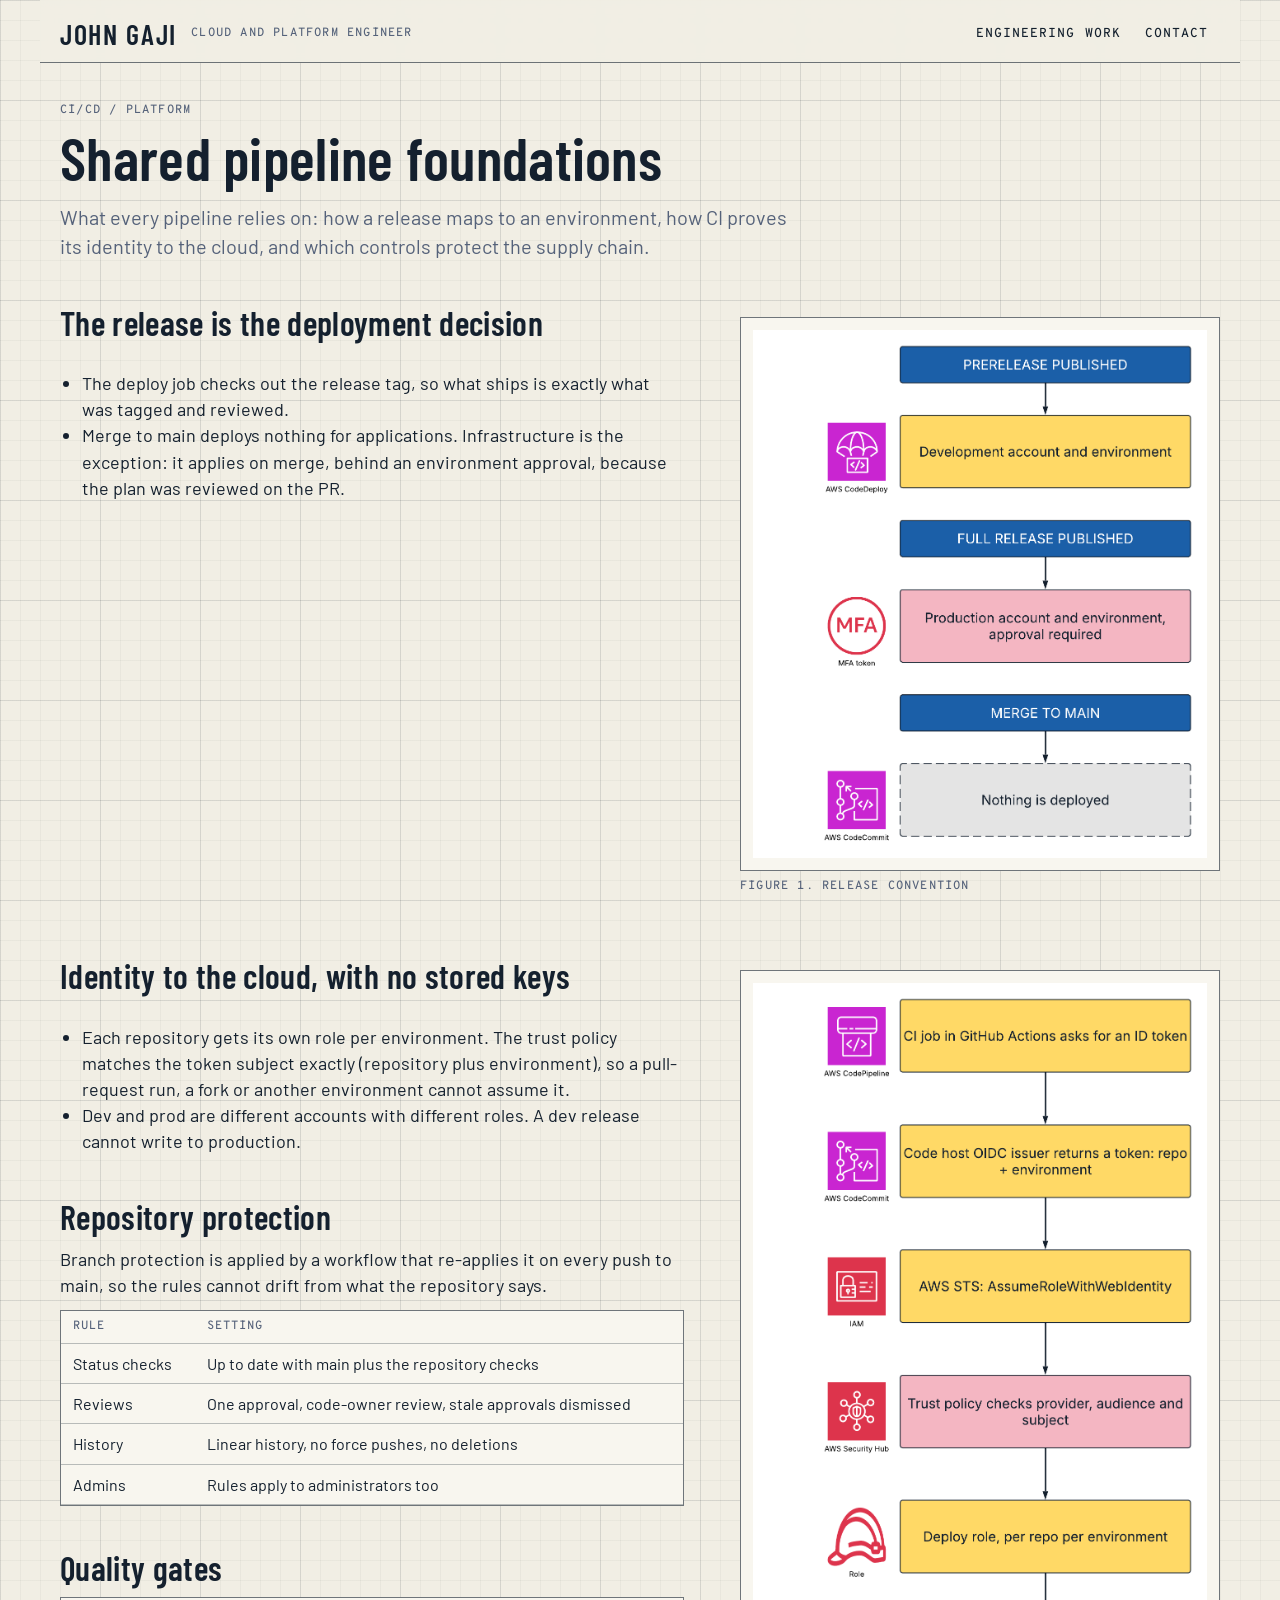
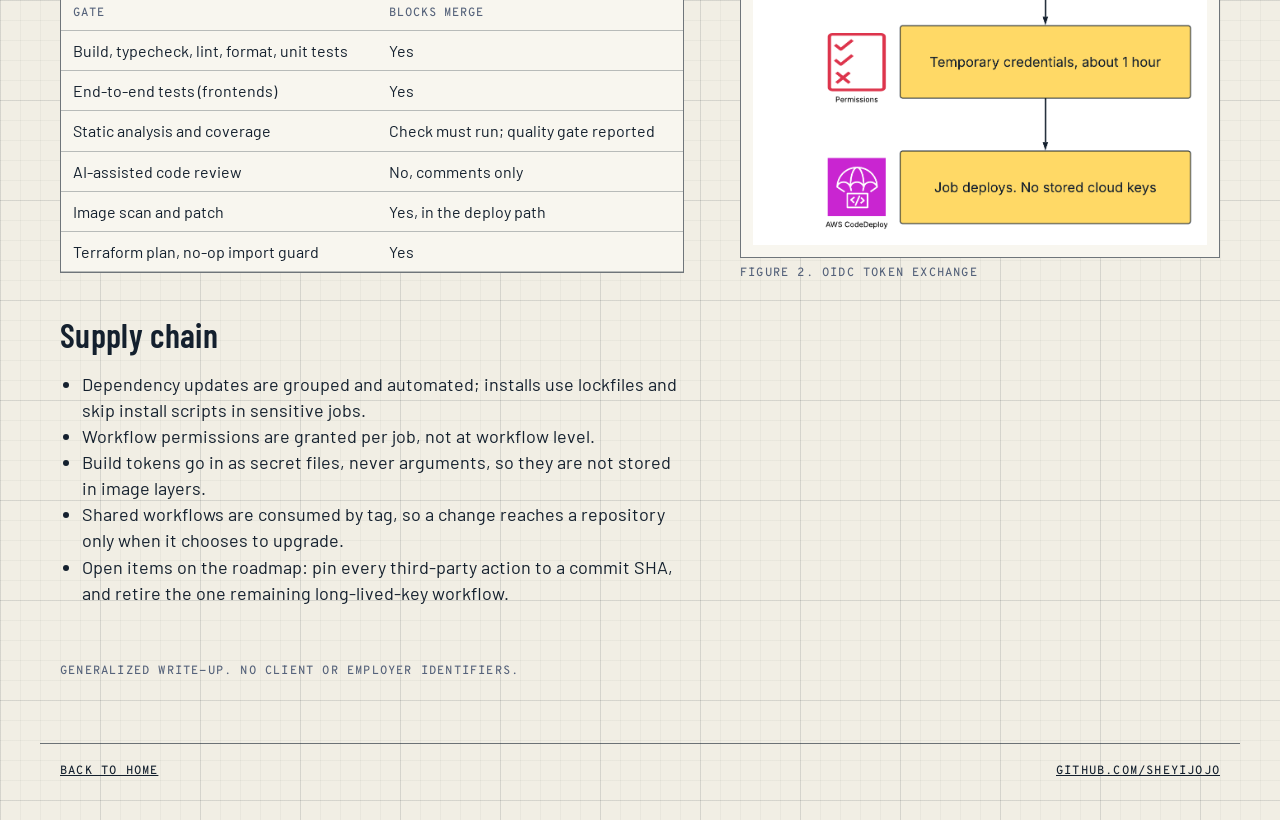
<file: work/pipeline-foundations.html>
<!doctype html>
<html lang="en"><head><meta charset="utf-8"><meta name="viewport" content="width=device-width,initial-scale=1">
<title>Shared pipeline foundations | John Gaji</title><meta name="description" content="What every pipeline relies on: how a release maps to an environment, how CI proves its identity to the cloud, and which controls protect the supply chain.">
<link rel="preconnect" href="https://fonts.googleapis.com">
<link href="https://fonts.googleapis.com/css2?family=Barlow+Condensed:wght@500;600;700&family=Barlow:wght@400;500;600&family=Overpass+Mono:wght@400;500;600&display=swap" rel="stylesheet">
<style>
:root{--bg:#F1EEE4;--panel:#F8F6EF;--ink:#14202E;--mist:#55627A;--chalk:#F6D55C;--acc:#1B5FA8;--line:rgba(20,32,46,.6);--soft:rgba(20,32,46,.28)}
*{box-sizing:border-box}
html{scroll-behavior:smooth}
body{margin:0;color:var(--ink);font-family:"Barlow",system-ui,sans-serif;font-size:18px;line-height:1.45;background-color:var(--bg);
background-image:linear-gradient(rgba(20,32,46,.09) 1px,transparent 1px),linear-gradient(90deg,rgba(20,32,46,.09) 1px,transparent 1px),linear-gradient(rgba(20,32,46,.04) 1px,transparent 1px),linear-gradient(90deg,rgba(20,32,46,.04) 1px,transparent 1px);
background-size:100px 100px,100px 100px,20px 20px,20px 20px}
a{color:var(--ink)}
a:focus-visible,button:focus-visible{outline:3px solid var(--acc);outline-offset:2px}
h1,h2,h3,p{margin:0}
.wrap{max-width:1200px;margin:0 auto;padding:0 max(20px,env(safe-area-inset-left))}
.lab{font:500 12px/1.3 "Overpass Mono",ui-monospace,Menlo,monospace;letter-spacing:.1em;text-transform:uppercase;color:var(--mist)}
.nl{display:inline-flex;align-items:center;min-height:44px;padding:0 12px;font:500 13px/1 "Overpass Mono",ui-monospace,monospace;letter-spacing:.08em;text-transform:uppercase;text-decoration:none}
.nl:hover{color:var(--acc)}
.btn{display:inline-flex;align-items:center;min-height:44px;padding:0 20px;border:1px solid var(--ink);background:transparent;color:var(--ink);font:500 14px/1 "Overpass Mono",ui-monospace,monospace;letter-spacing:.06em;text-decoration:none;text-transform:uppercase}
.btn:hover{background:var(--ink);color:var(--bg)}
.btn.pri{background:var(--chalk);border-color:var(--ink);color:var(--ink)}
.btn.pri:hover{background:var(--ink);border-color:var(--ink);color:var(--bg)}
header.wrap{display:flex;flex-wrap:wrap;align-items:center;justify-content:space-between;gap:0 24px;padding-top:12px;padding-bottom:6px;border-bottom:1px solid var(--line)}
.brand{display:inline-flex;flex-wrap:wrap;align-items:center;gap:0 14px;min-height:44px;text-decoration:none}
.brand b{font:600 28px/1 "Barlow Condensed",sans-serif;letter-spacing:.06em;text-transform:uppercase}
nav{display:flex;flex-wrap:wrap}
h1{max-width:960px;font:600 clamp(42px,8vw,72px)/1 "Barlow Condensed",sans-serif;letter-spacing:.005em;text-wrap:balance}
.hero{display:flex;flex-direction:column;gap:32px;padding:56px 0 40px}
.dims{display:grid;grid-template-columns:repeat(auto-fit,minmax(min(340px,100%),1fr));gap:20px 32px}
.dim{display:flex;align-items:center;gap:10px}
.dim .tk{flex:none;width:1px;height:18px;background:var(--ink)}
.dim .ln{flex:1;min-width:16px;height:1px;background:var(--line)}
.dim .dl{flex:none;max-width:70%;text-align:center;font:500 13px/1.3 "Overpass Mono",ui-monospace,monospace;letter-spacing:.04em}
.row2{display:flex;flex-wrap:wrap;gap:12px}
section.blk{display:flex;flex-direction:column;gap:16px;padding-bottom:56px}
.head{display:flex;flex-wrap:wrap;align-items:center;justify-content:space-between;gap:4px 16px}
.layers{display:grid;grid-template-columns:repeat(auto-fit,minmax(min(190px,100%),1fr));gap:8px}
.col{display:flex;flex-direction:column;justify-content:space-between;gap:16px;min-height:132px;padding:14px 16px;border:1px solid var(--line);background:var(--panel);color:var(--ink);text-align:left;font:inherit;cursor:pointer}
.col .nm{font:600 32px/1 "Barlow Condensed",sans-serif;letter-spacing:.03em;text-transform:uppercase}
.col:hover{border-color:var(--acc)}
.col[aria-pressed="true"]{background:var(--chalk);border-color:var(--ink);color:var(--ink)}
.col[aria-pressed="true"] .lab{color:var(--ink)}
.concerns{display:grid;grid-template-columns:repeat(auto-fit,minmax(min(190px,100%),1fr));border:1px solid var(--line);background:var(--panel)}
.concerns span{display:flex;align-items:center;min-height:44px;padding:0 14px;border-right:1px solid var(--soft)}
.cases{display:grid;grid-template-columns:repeat(auto-fit,minmax(min(420px,100%),1fr));gap:8px}
.case{display:flex;align-items:center;gap:14px;min-height:48px;padding:6px 14px;text-decoration:none;border:1px solid var(--soft);background:var(--panel);font-size:18px}
.case:hover{border-color:var(--acc)}
.case .n{font:600 13px/1 "Overpass Mono",ui-monospace,monospace;color:var(--acc);width:24px;flex:none}
.stories{display:grid;grid-template-columns:repeat(auto-fit,minmax(min(460px,100%),1fr));gap:24px}
.frame{padding:6px;border:1px solid var(--line);background:var(--bg)}
.frame .in{display:flex;flex-direction:column;gap:16px;padding:20px;height:100%;border:1px solid var(--line);background:var(--panel)}
.frame h3{font:600 36px/1.02 "Barlow Condensed",sans-serif;letter-spacing:.01em}
.frame h3 a{text-decoration:none}
.frame h3 a:hover{color:var(--acc)}
.frame .sum{font-size:17px}
.spec{display:flex;flex-direction:column}
.spec div{display:grid;grid-template-columns:90px 1fr;border:1px solid var(--line);margin-top:-1px}
.spec span{padding:9px 12px}
.spec span:first-child{border-right:1px solid var(--line);display:flex;align-items:center}
.spec .hi{color:var(--acc);font-weight:600}
.steps{display:grid;grid-template-columns:repeat(auto-fit,minmax(min(320px,100%),1fr));gap:12px}
.pan{padding:20px;background:var(--panel);border:1px solid var(--line);display:flex;flex-direction:column;gap:10px}
.pan ol{margin:0;padding-left:20px}
footer.wrap{padding-top:20px;padding-bottom:40px;border-top:1px solid var(--line);display:flex;flex-wrap:wrap;justify-content:space-between;gap:12px}
@media (prefers-reduced-motion:no-preference){.col,.case,.btn,.nl{transition:background-color .15s,color .15s,border-color .15s}}
@media (prefers-reduced-motion:reduce){html{scroll-behavior:auto}}

.doc{max-width:860px;margin:0 auto;padding:40px 0 64px}
.doc h1{font-size:clamp(38px,7vw,60px);margin:8px 0 16px}
.doc h2{font:600 34px/1.05 "Barlow Condensed",sans-serif;margin:44px 0 12px;letter-spacing:.01em}
.doc p,.doc li{max-width:68ch}.doc ul,.doc ol{padding-left:22px}
.doc code{font-family:"Overpass Mono",ui-monospace,monospace;font-size:.82em;background:var(--panel);border:1px solid var(--soft);padding:1px 5px}
.fig{margin:16px 0 8px;padding:12px;border:1px solid var(--line);background:var(--panel);overflow-x:auto}
.fig img{display:block;height:auto;min-width:640px;max-width:100%}
.cap{margin:0 0 20px}
.tbl{overflow-x:auto;margin:12px 0 20px;border:1px solid var(--line);background:var(--panel)}
.tbl table{border-collapse:collapse;width:100%;min-width:520px;font-size:16px}
.tbl th,.tbl td{text-align:left;vertical-align:top;padding:8px 12px;border-bottom:1px solid var(--soft)}
.tbl th{font:500 12px/1.3 "Overpass Mono",monospace;letter-spacing:.08em;text-transform:uppercase;color:var(--mist)}
.note{border-left:4px solid var(--chalk);background:var(--panel);padding:10px 14px;margin:14px 0}
.work{display:grid;grid-template-columns:repeat(auto-fit,minmax(min(420px,100%),1fr));gap:24px}

/* two-column layout: text left, matching diagram in a sticky side column */
.doc{max-width:1200px}
.doc>*{max-width:860px}
.doc>.row{max-width:none}
.row.has-fig{display:grid;grid-template-columns:minmax(0,1fr);grid-template-areas:"hd" "side" "txt"}
.row .hd{grid-area:hd}.row .side{grid-area:side}.row .txt{grid-area:txt;min-width:0}
.row .hd h2{margin-top:44px}
.side .fig{margin:16px 0 8px;padding:12px;overflow:hidden}
.side .fig img{min-width:0;width:100%;max-width:560px;height:auto;margin:0 auto}
.side .cap{margin:0 0 20px}
@media (min-width:1000px){
 .row.has-fig{grid-template-columns:minmax(0,640px) minmax(0,480px);grid-template-areas:"hd side" "txt side";grid-template-rows:auto 1fr;column-gap:56px;justify-content:space-between}
 .row .side{position:sticky;top:16px;align-self:start}
 .side .fig{margin-top:56px}
}
</style><link rel="stylesheet" href="../assets/interactive.css"></head><body>
<header class="wrap"><a class="brand" href="../index.html"><b>John Gaji</b><span class="lab">Cloud and platform engineer</span></a>
<nav><a class="nl" href="../index.html#work">Engineering work</a><a class="nl" href="../index.html#contact">Contact</a></nav></header>
<main class="wrap"><article class="doc"><p class="lab">CI/CD / Platform</p><h1>Shared pipeline foundations</h1><p style="font-size:20px;color:var(--mist)">What every pipeline relies on: how a release maps to an environment, how CI proves its identity to the cloud, and which controls protect the supply chain.</p>
<section class="row has-fig"><div class="hd"><h2>The release is the deployment decision</h2></div><aside class="side"><div class="fig"><img src="../img/release.png" alt="Release type to environment"></div><p class="lab cap">Figure 1. Release convention</p></aside><div class="txt">
<ul><li>The deploy job checks out the release tag, so what ships is exactly what was tagged and reviewed.</li>
<li>Merge to main deploys nothing for applications. Infrastructure is the exception: it applies on merge, behind an environment approval, because the plan was reviewed on the PR.</li></ul>
</div></section><section class="row has-fig"><div class="hd"><h2>Identity to the cloud, with no stored keys</h2></div><aside class="side"><div class="fig"><img src="../img/oidc.png" alt="OIDC token exchange"></div><p class="lab cap">Figure 2. OIDC token exchange</p></aside><div class="txt">
<ul><li>Each repository gets its own role per environment. The trust policy matches the token subject exactly (repository plus environment), so a pull-request run, a fork or another environment cannot assume it.</li>
<li>Dev and prod are different accounts with different roles. A dev release cannot write to production.</li></ul>
<h2>Repository protection</h2>
<p>Branch protection is applied by a workflow that re-applies it on every push to main, so the rules cannot drift from what the repository says.</p>
<div class="tbl"><table><tr><th>Rule</th><th>Setting</th></tr>
<tr><td>Status checks</td><td>Up to date with main plus the repository checks</td></tr>
<tr><td>Reviews</td><td>One approval, code-owner review, stale approvals dismissed</td></tr>
<tr><td>History</td><td>Linear history, no force pushes, no deletions</td></tr>
<tr><td>Admins</td><td>Rules apply to administrators too</td></tr></table></div>
<h2>Quality gates</h2>
<div class="tbl"><table><tr><th>Gate</th><th>Blocks merge</th></tr>
<tr><td>Build, typecheck, lint, format, unit tests</td><td>Yes</td></tr>
<tr><td>End-to-end tests (frontends)</td><td>Yes</td></tr>
<tr><td>Static analysis and coverage</td><td>Check must run; quality gate reported</td></tr>
<tr><td>AI-assisted code review</td><td>No, comments only</td></tr>
<tr><td>Image scan and patch</td><td>Yes, in the deploy path</td></tr>
<tr><td>Terraform plan, no-op import guard</td><td>Yes</td></tr></table></div>
<h2>Supply chain</h2>
<ul><li>Dependency updates are grouped and automated; installs use lockfiles and skip install scripts in sensitive jobs.</li>
<li>Workflow permissions are granted per job, not at workflow level.</li>
<li>Build tokens go in as secret files, never arguments, so they are not stored in image layers.</li>
<li>Shared workflows are consumed by tag, so a change reaches a repository only when it chooses to upgrade.</li>
<li>Open items on the roadmap: pin every third-party action to a commit SHA, and retire the one remaining long-lived-key workflow.</li></ul>
</div></section><p class="lab" style="margin-top:40px">Generalized write-up. No client or employer identifiers.</p></article></main>
<footer class="wrap"><p class="lab"><a href="../index.html">Back to home</a></p><p class="lab"><a href="https://github.com/sheyijojo">github.com/sheyijojo</a></p></footer>
<script src="../assets/interactive.js" defer></script>
</body></html>
</file>
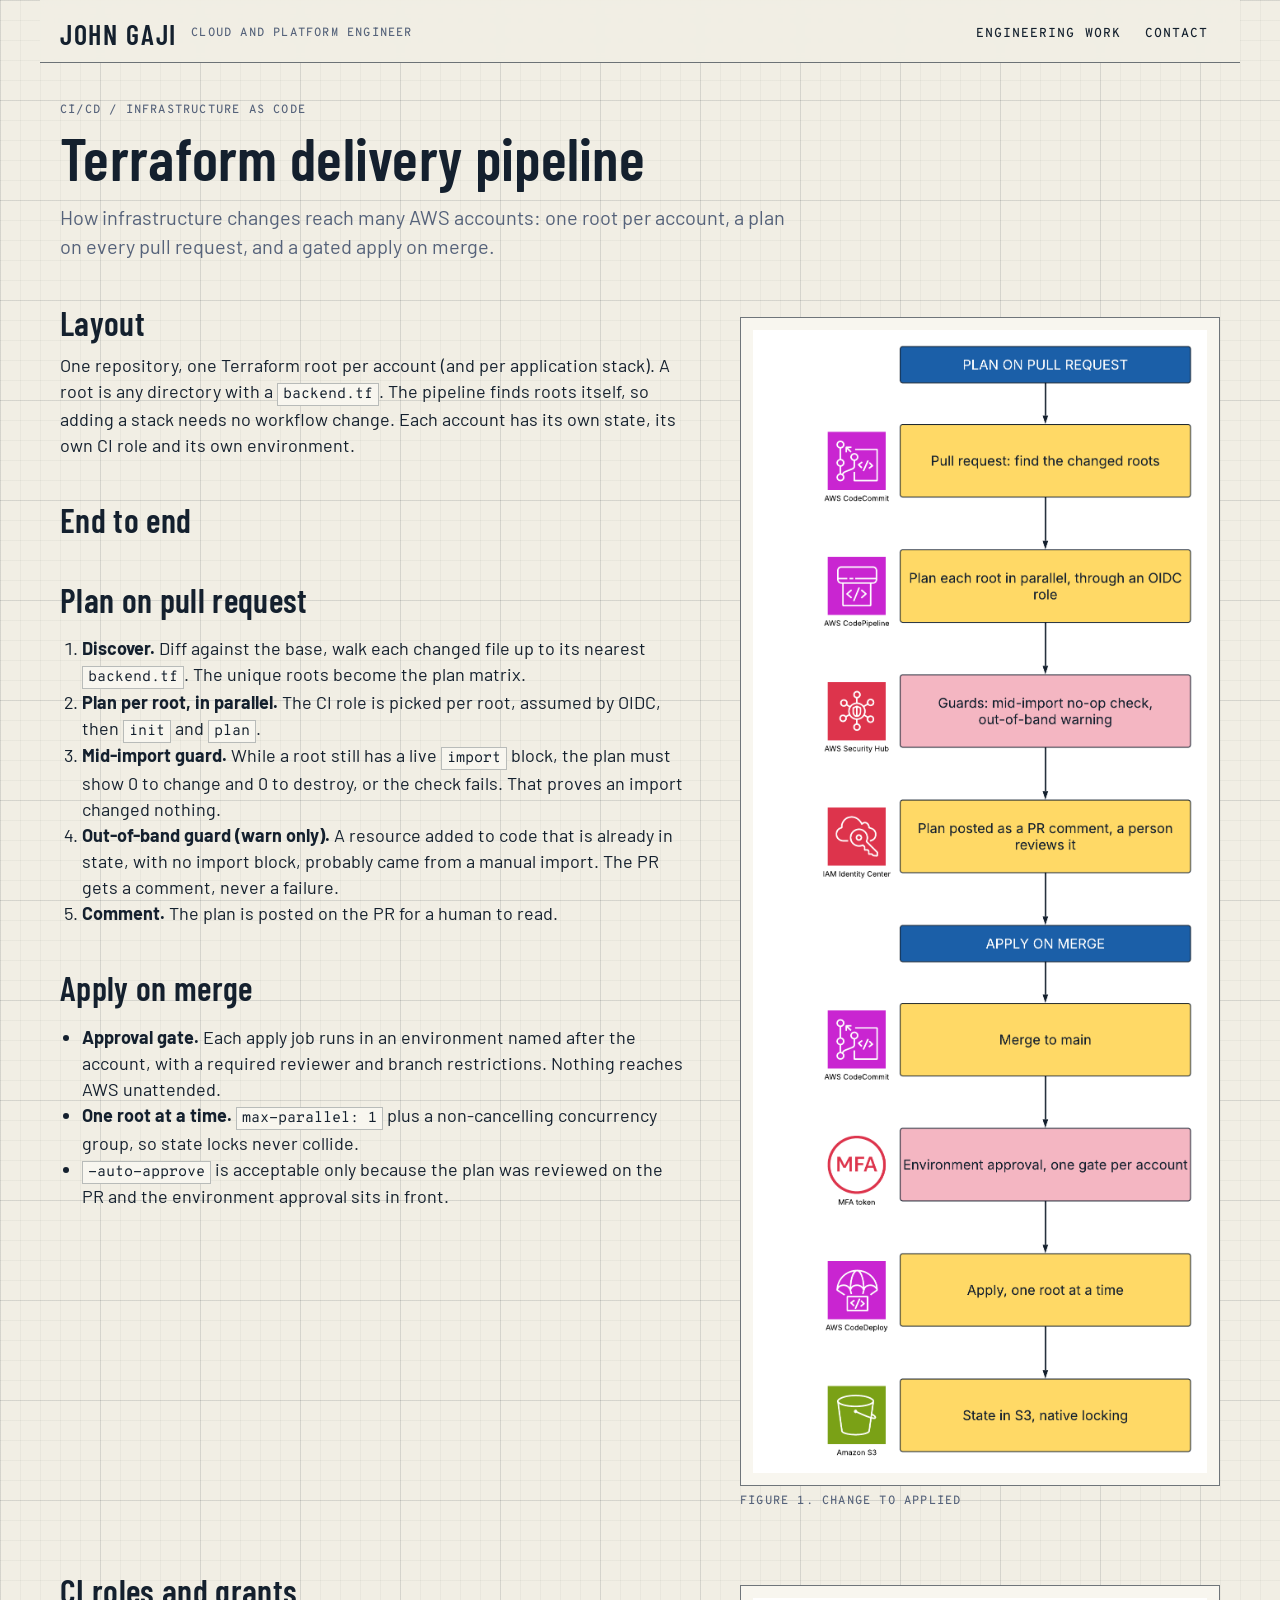
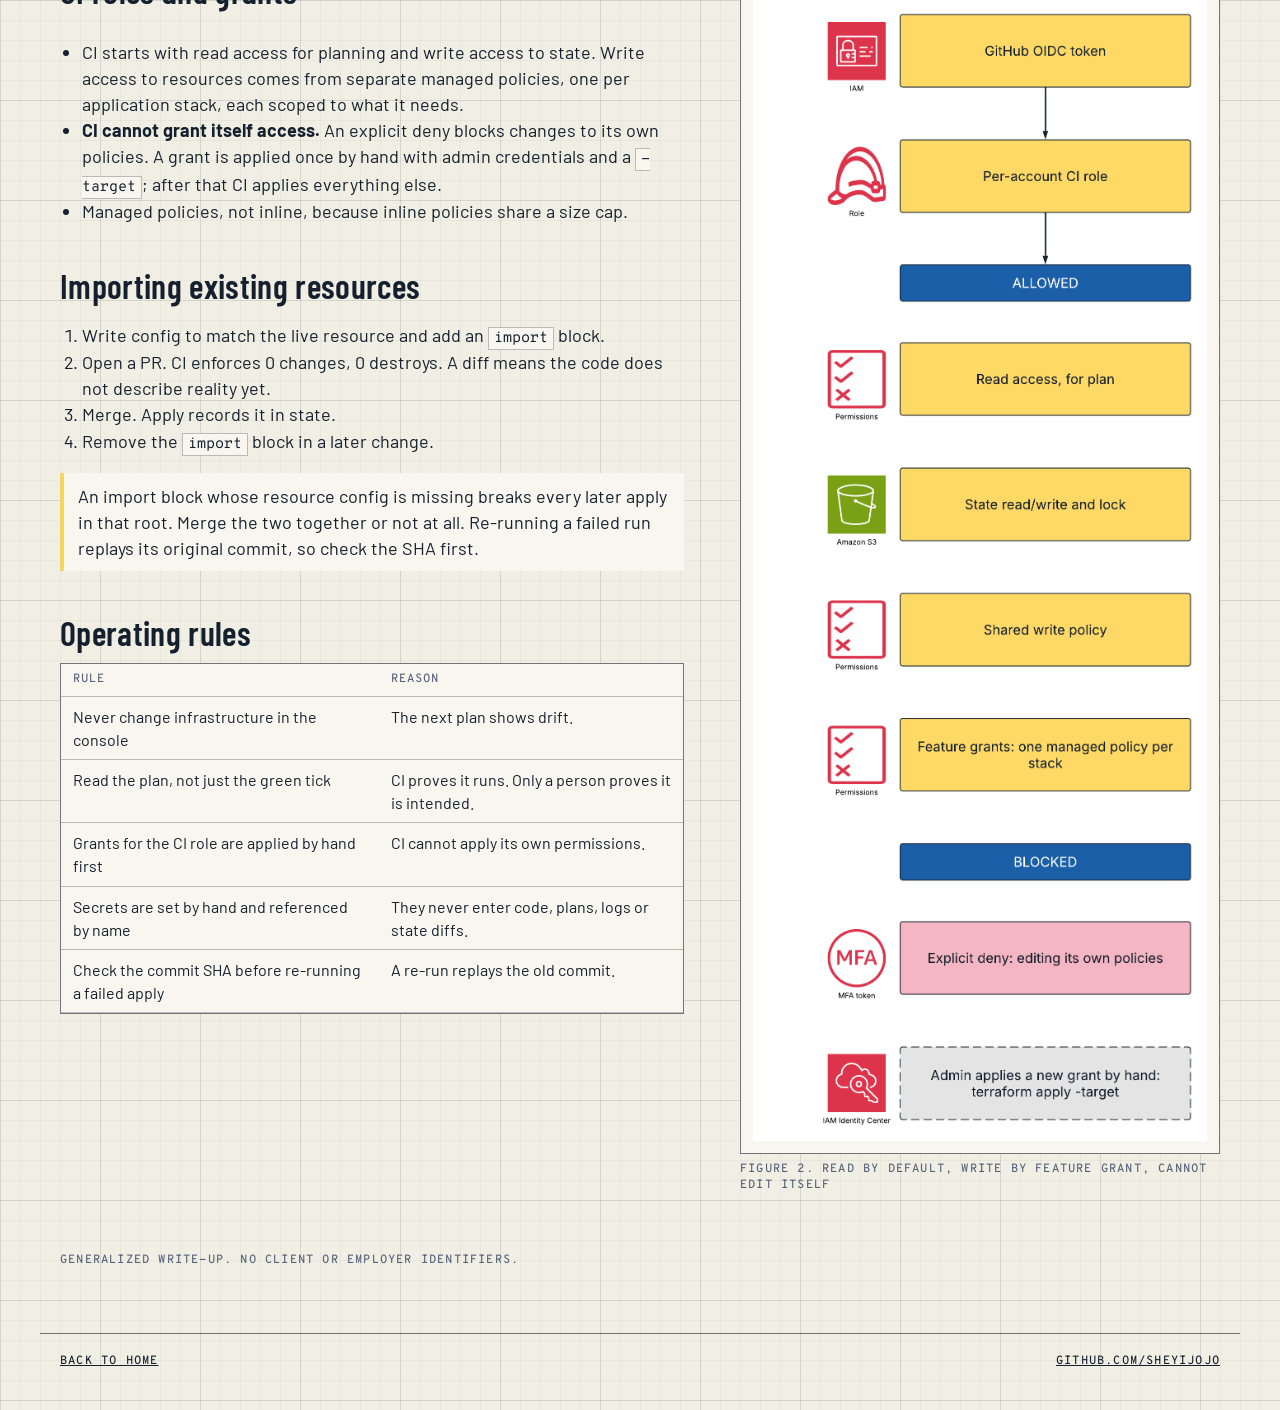
<file: work/terraform-pipeline.html>
<!doctype html>
<html lang="en"><head><meta charset="utf-8"><meta name="viewport" content="width=device-width,initial-scale=1">
<title>Terraform delivery pipeline | John Gaji</title><meta name="description" content="How infrastructure changes reach many AWS accounts: one root per account, a plan on every pull request, and a gated apply on merge.">
<link rel="preconnect" href="https://fonts.googleapis.com">
<link href="https://fonts.googleapis.com/css2?family=Barlow+Condensed:wght@500;600;700&family=Barlow:wght@400;500;600&family=Overpass+Mono:wght@400;500;600&display=swap" rel="stylesheet">
<style>
:root{--bg:#F1EEE4;--panel:#F8F6EF;--ink:#14202E;--mist:#55627A;--chalk:#F6D55C;--acc:#1B5FA8;--line:rgba(20,32,46,.6);--soft:rgba(20,32,46,.28)}
*{box-sizing:border-box}
html{scroll-behavior:smooth}
body{margin:0;color:var(--ink);font-family:"Barlow",system-ui,sans-serif;font-size:18px;line-height:1.45;background-color:var(--bg);
background-image:linear-gradient(rgba(20,32,46,.09) 1px,transparent 1px),linear-gradient(90deg,rgba(20,32,46,.09) 1px,transparent 1px),linear-gradient(rgba(20,32,46,.04) 1px,transparent 1px),linear-gradient(90deg,rgba(20,32,46,.04) 1px,transparent 1px);
background-size:100px 100px,100px 100px,20px 20px,20px 20px}
a{color:var(--ink)}
a:focus-visible,button:focus-visible{outline:3px solid var(--acc);outline-offset:2px}
h1,h2,h3,p{margin:0}
.wrap{max-width:1200px;margin:0 auto;padding:0 max(20px,env(safe-area-inset-left))}
.lab{font:500 12px/1.3 "Overpass Mono",ui-monospace,Menlo,monospace;letter-spacing:.1em;text-transform:uppercase;color:var(--mist)}
.nl{display:inline-flex;align-items:center;min-height:44px;padding:0 12px;font:500 13px/1 "Overpass Mono",ui-monospace,monospace;letter-spacing:.08em;text-transform:uppercase;text-decoration:none}
.nl:hover{color:var(--acc)}
.btn{display:inline-flex;align-items:center;min-height:44px;padding:0 20px;border:1px solid var(--ink);background:transparent;color:var(--ink);font:500 14px/1 "Overpass Mono",ui-monospace,monospace;letter-spacing:.06em;text-decoration:none;text-transform:uppercase}
.btn:hover{background:var(--ink);color:var(--bg)}
.btn.pri{background:var(--chalk);border-color:var(--ink);color:var(--ink)}
.btn.pri:hover{background:var(--ink);border-color:var(--ink);color:var(--bg)}
header.wrap{display:flex;flex-wrap:wrap;align-items:center;justify-content:space-between;gap:0 24px;padding-top:12px;padding-bottom:6px;border-bottom:1px solid var(--line)}
.brand{display:inline-flex;flex-wrap:wrap;align-items:center;gap:0 14px;min-height:44px;text-decoration:none}
.brand b{font:600 28px/1 "Barlow Condensed",sans-serif;letter-spacing:.06em;text-transform:uppercase}
nav{display:flex;flex-wrap:wrap}
h1{max-width:960px;font:600 clamp(42px,8vw,72px)/1 "Barlow Condensed",sans-serif;letter-spacing:.005em;text-wrap:balance}
.hero{display:flex;flex-direction:column;gap:32px;padding:56px 0 40px}
.dims{display:grid;grid-template-columns:repeat(auto-fit,minmax(min(340px,100%),1fr));gap:20px 32px}
.dim{display:flex;align-items:center;gap:10px}
.dim .tk{flex:none;width:1px;height:18px;background:var(--ink)}
.dim .ln{flex:1;min-width:16px;height:1px;background:var(--line)}
.dim .dl{flex:none;max-width:70%;text-align:center;font:500 13px/1.3 "Overpass Mono",ui-monospace,monospace;letter-spacing:.04em}
.row2{display:flex;flex-wrap:wrap;gap:12px}
section.blk{display:flex;flex-direction:column;gap:16px;padding-bottom:56px}
.head{display:flex;flex-wrap:wrap;align-items:center;justify-content:space-between;gap:4px 16px}
.layers{display:grid;grid-template-columns:repeat(auto-fit,minmax(min(190px,100%),1fr));gap:8px}
.col{display:flex;flex-direction:column;justify-content:space-between;gap:16px;min-height:132px;padding:14px 16px;border:1px solid var(--line);background:var(--panel);color:var(--ink);text-align:left;font:inherit;cursor:pointer}
.col .nm{font:600 32px/1 "Barlow Condensed",sans-serif;letter-spacing:.03em;text-transform:uppercase}
.col:hover{border-color:var(--acc)}
.col[aria-pressed="true"]{background:var(--chalk);border-color:var(--ink);color:var(--ink)}
.col[aria-pressed="true"] .lab{color:var(--ink)}
.concerns{display:grid;grid-template-columns:repeat(auto-fit,minmax(min(190px,100%),1fr));border:1px solid var(--line);background:var(--panel)}
.concerns span{display:flex;align-items:center;min-height:44px;padding:0 14px;border-right:1px solid var(--soft)}
.cases{display:grid;grid-template-columns:repeat(auto-fit,minmax(min(420px,100%),1fr));gap:8px}
.case{display:flex;align-items:center;gap:14px;min-height:48px;padding:6px 14px;text-decoration:none;border:1px solid var(--soft);background:var(--panel);font-size:18px}
.case:hover{border-color:var(--acc)}
.case .n{font:600 13px/1 "Overpass Mono",ui-monospace,monospace;color:var(--acc);width:24px;flex:none}
.stories{display:grid;grid-template-columns:repeat(auto-fit,minmax(min(460px,100%),1fr));gap:24px}
.frame{padding:6px;border:1px solid var(--line);background:var(--bg)}
.frame .in{display:flex;flex-direction:column;gap:16px;padding:20px;height:100%;border:1px solid var(--line);background:var(--panel)}
.frame h3{font:600 36px/1.02 "Barlow Condensed",sans-serif;letter-spacing:.01em}
.frame h3 a{text-decoration:none}
.frame h3 a:hover{color:var(--acc)}
.frame .sum{font-size:17px}
.spec{display:flex;flex-direction:column}
.spec div{display:grid;grid-template-columns:90px 1fr;border:1px solid var(--line);margin-top:-1px}
.spec span{padding:9px 12px}
.spec span:first-child{border-right:1px solid var(--line);display:flex;align-items:center}
.spec .hi{color:var(--acc);font-weight:600}
.steps{display:grid;grid-template-columns:repeat(auto-fit,minmax(min(320px,100%),1fr));gap:12px}
.pan{padding:20px;background:var(--panel);border:1px solid var(--line);display:flex;flex-direction:column;gap:10px}
.pan ol{margin:0;padding-left:20px}
footer.wrap{padding-top:20px;padding-bottom:40px;border-top:1px solid var(--line);display:flex;flex-wrap:wrap;justify-content:space-between;gap:12px}
@media (prefers-reduced-motion:no-preference){.col,.case,.btn,.nl{transition:background-color .15s,color .15s,border-color .15s}}
@media (prefers-reduced-motion:reduce){html{scroll-behavior:auto}}

.doc{max-width:860px;margin:0 auto;padding:40px 0 64px}
.doc h1{font-size:clamp(38px,7vw,60px);margin:8px 0 16px}
.doc h2{font:600 34px/1.05 "Barlow Condensed",sans-serif;margin:44px 0 12px;letter-spacing:.01em}
.doc p,.doc li{max-width:68ch}.doc ul,.doc ol{padding-left:22px}
.doc code{font-family:"Overpass Mono",ui-monospace,monospace;font-size:.82em;background:var(--panel);border:1px solid var(--soft);padding:1px 5px}
.fig{margin:16px 0 8px;padding:12px;border:1px solid var(--line);background:var(--panel);overflow-x:auto}
.fig img{display:block;height:auto;min-width:640px;max-width:100%}
.cap{margin:0 0 20px}
.tbl{overflow-x:auto;margin:12px 0 20px;border:1px solid var(--line);background:var(--panel)}
.tbl table{border-collapse:collapse;width:100%;min-width:520px;font-size:16px}
.tbl th,.tbl td{text-align:left;vertical-align:top;padding:8px 12px;border-bottom:1px solid var(--soft)}
.tbl th{font:500 12px/1.3 "Overpass Mono",monospace;letter-spacing:.08em;text-transform:uppercase;color:var(--mist)}
.note{border-left:4px solid var(--chalk);background:var(--panel);padding:10px 14px;margin:14px 0}
.work{display:grid;grid-template-columns:repeat(auto-fit,minmax(min(420px,100%),1fr));gap:24px}

/* two-column layout: text left, matching diagram in a sticky side column */
.doc{max-width:1200px}
.doc>*{max-width:860px}
.doc>.row{max-width:none}
.row.has-fig{display:grid;grid-template-columns:minmax(0,1fr);grid-template-areas:"hd" "side" "txt"}
.row.fig-after{grid-template-areas:"hd" "txt" "side"}
.row .hd{grid-area:hd}.row .side{grid-area:side}.row .txt{grid-area:txt;min-width:0}
.row .hd h2{margin-top:44px}
.side .fig{margin:16px 0 8px;padding:12px;overflow:hidden}
.side .fig img{min-width:0;width:100%;max-width:560px;height:auto;margin:0 auto}
.side .cap{margin:0 0 20px}
@media (min-width:1000px){
 .row.has-fig{grid-template-columns:minmax(0,640px) minmax(0,480px);grid-template-areas:"hd side" "txt side";grid-template-rows:auto 1fr;column-gap:56px;justify-content:space-between}
 .row .side{position:sticky;top:16px;align-self:start}
 .side .fig{margin-top:56px}
}
</style><link rel="stylesheet" href="../assets/interactive.css"></head><body>
<header class="wrap"><a class="brand" href="../index.html"><b>John Gaji</b><span class="lab">Cloud and platform engineer</span></a>
<nav><a class="nl" href="../index.html#work">Engineering work</a><a class="nl" href="../index.html#contact">Contact</a></nav></header>
<main class="wrap"><article class="doc"><p class="lab">CI/CD / Infrastructure as code</p><h1>Terraform delivery pipeline</h1><p style="font-size:20px;color:var(--mist)">How infrastructure changes reach many AWS accounts: one root per account, a plan on every pull request, and a gated apply on merge.</p>
<section class="row has-fig fig-after"><div class="hd"><h2>Layout</h2></div><aside class="side"><div class="fig"><img src="../img/flow.png" alt="Pull request to applied change"></div><p class="lab cap">Figure 1. Change to applied</p></aside><div class="txt">
<p>One repository, one Terraform root per account (and per application stack). A root is any directory with a <code>backend.tf</code>. The pipeline finds roots itself, so adding a stack needs no workflow change. Each account has its own state, its own CI role and its own environment.</p>
<h2>End to end</h2>
<h2>Plan on pull request</h2>
<ol><li><b>Discover.</b> Diff against the base, walk each changed file up to its nearest <code>backend.tf</code>. The unique roots become the plan matrix.</li>
<li><b>Plan per root, in parallel.</b> The CI role is picked per root, assumed by OIDC, then <code>init</code> and <code>plan</code>.</li>
<li><b>Mid-import guard.</b> While a root still has a live <code>import</code> block, the plan must show 0 to change and 0 to destroy, or the check fails. That proves an import changed nothing.</li>
<li><b>Out-of-band guard (warn only).</b> A resource added to code that is already in state, with no import block, probably came from a manual import. The PR gets a comment, never a failure.</li>
<li><b>Comment.</b> The plan is posted on the PR for a human to read.</li></ol>
<h2>Apply on merge</h2>
<ul><li><b>Approval gate.</b> Each apply job runs in an environment named after the account, with a required reviewer and branch restrictions. Nothing reaches AWS unattended.</li>
<li><b>One root at a time.</b> <code>max-parallel: 1</code> plus a non-cancelling concurrency group, so state locks never collide.</li>
<li><code>-auto-approve</code> is acceptable only because the plan was reviewed on the PR and the environment approval sits in front.</li></ul>
</div></section><section class="row has-fig"><div class="hd"><h2>CI roles and grants</h2></div><aside class="side"><div class="fig"><img src="../img/ciro.png" alt="What the CI role can and cannot do"></div><p class="lab cap">Figure 2. Read by default, write by feature grant, cannot edit itself</p></aside><div class="txt">
<ul><li>CI starts with read access for planning and write access to state. Write access to resources comes from separate managed policies, one per application stack, each scoped to what it needs.</li>
<li><b>CI cannot grant itself access.</b> An explicit deny blocks changes to its own policies. A grant is applied once by hand with admin credentials and a <code>-target</code>; after that CI applies everything else.</li>
<li>Managed policies, not inline, because inline policies share a size cap.</li></ul>
<h2>Importing existing resources</h2>
<ol><li>Write config to match the live resource and add an <code>import</code> block.</li><li>Open a PR. CI enforces 0 changes, 0 destroys. A diff means the code does not describe reality yet.</li><li>Merge. Apply records it in state.</li><li>Remove the <code>import</code> block in a later change.</li></ol>
<div class="note">An import block whose resource config is missing breaks every later apply in that root. Merge the two together or not at all. Re-running a failed run replays its original commit, so check the SHA first.</div>
<h2>Operating rules</h2>
<div class="tbl"><table><tr><th>Rule</th><th>Reason</th></tr>
<tr><td>Never change infrastructure in the console</td><td>The next plan shows drift.</td></tr>
<tr><td>Read the plan, not just the green tick</td><td>CI proves it runs. Only a person proves it is intended.</td></tr>
<tr><td>Grants for the CI role are applied by hand first</td><td>CI cannot apply its own permissions.</td></tr>
<tr><td>Secrets are set by hand and referenced by name</td><td>They never enter code, plans, logs or state diffs.</td></tr>
<tr><td>Check the commit SHA before re-running a failed apply</td><td>A re-run replays the old commit.</td></tr></table></div>
</div></section><p class="lab" style="margin-top:40px">Generalized write-up. No client or employer identifiers.</p></article></main>
<footer class="wrap"><p class="lab"><a href="../index.html">Back to home</a></p><p class="lab"><a href="https://github.com/sheyijojo">github.com/sheyijojo</a></p></footer>
<script src="../assets/interactive.js" defer></script>
</body></html>
</file>
<file: assets/interactive.css>
/* Interactivity layer: progress bar, sticky nav, reveals, hover lift, spotlight, cursor. Safe without JS. */
html{scroll-padding-top:76px}
header.wrap{position:sticky;top:0;z-index:50;background:rgba(241,238,228,.94);-webkit-backdrop-filter:blur(6px);backdrop-filter:blur(6px);transition:box-shadow .2s}
header.wrap.scrolled{box-shadow:0 1px 0 var(--line),0 8px 18px -12px rgba(20,32,46,.45)}
.nl{position:relative}
.nl::after{content:"";position:absolute;left:12px;right:12px;bottom:6px;height:3px;background:var(--chalk);transform:scaleX(0);transform-origin:left;transition:transform .25s ease}
.nl:hover::after,.nl[aria-current="true"]::after{transform:scaleX(1)}
.nl[aria-current="true"]{color:var(--acc)}
#prog{position:fixed;top:0;left:0;right:0;height:4px;z-index:60;background:var(--acc);transform:scaleX(0);transform-origin:left;pointer-events:none}
@media (prefers-reduced-motion:no-preference){
 .js .rv{opacity:0;transform:translateY(22px);transition:opacity .6s ease,transform .6s cubic-bezier(.2,.7,.2,1);transition-delay:var(--d,0ms)}
 .js .rv.in{opacity:1;transform:none}
 .js .dim .ln{transform:scaleX(0);transform-origin:left;transition:transform .9s cubic-bezier(.2,.7,.2,1) .25s}
 .js .dim .ln:last-of-type{transform-origin:right}
 .js .dim.in .ln{transform:scaleX(1)}
 .js .dim .tk{transform:scaleY(0);transition:transform .4s ease .15s}
 .js .dim.in .tk{transform:scaleY(1)}
 .frame,.case,.col,.pan,.btn{transition:transform .18s ease,box-shadow .18s ease,background-color .15s,color .15s,border-color .15s}
 .frame:hover,.pan:hover{transform:translate(-3px,-3px);box-shadow:6px 6px 0 var(--ink)}
 .case:hover,.col:hover{transform:translate(-2px,-2px);box-shadow:4px 4px 0 var(--ink)}
 .btn:hover{transform:translate(-2px,-2px);box-shadow:3px 3px 0 var(--acc)}
 .js .rv.in.frame:hover,.js .rv.in.pan:hover{transform:translate(-3px,-3px)}
 .js .rv.in.case:hover,.js .rv.in.col:hover{transform:translate(-2px,-2px)}
}
.frame{position:relative}
.frame::before{content:"";position:absolute;inset:0;pointer-events:none;opacity:0;transition:opacity .25s;background:radial-gradient(260px circle at var(--mx,50%) var(--my,50%),rgba(246,213,92,.32),transparent 70%);z-index:1}
.frame:hover::before{opacity:1}
.frame .in{position:relative;z-index:0}
#cur{position:fixed;left:0;top:0;width:34px;height:34px;margin:-17px 0 0 -17px;border:1px solid var(--ink);border-radius:50%;pointer-events:none;z-index:70;opacity:0;transition:width .18s,height .18s,margin .18s,background-color .18s,opacity .2s;mix-blend-mode:multiply}
#cur::before,#cur::after{content:"";position:absolute;background:var(--ink)}
#cur::before{left:50%;top:-6px;bottom:-6px;width:1px}
#cur::after{top:50%;left:-6px;right:-6px;height:1px}
#cur.on{opacity:.8}
#cur.big{width:56px;height:56px;margin:-28px 0 0 -28px;background:rgba(246,213,92,.35)}
@media (hover:none),(pointer:coarse){#cur{display:none}}
</file>
